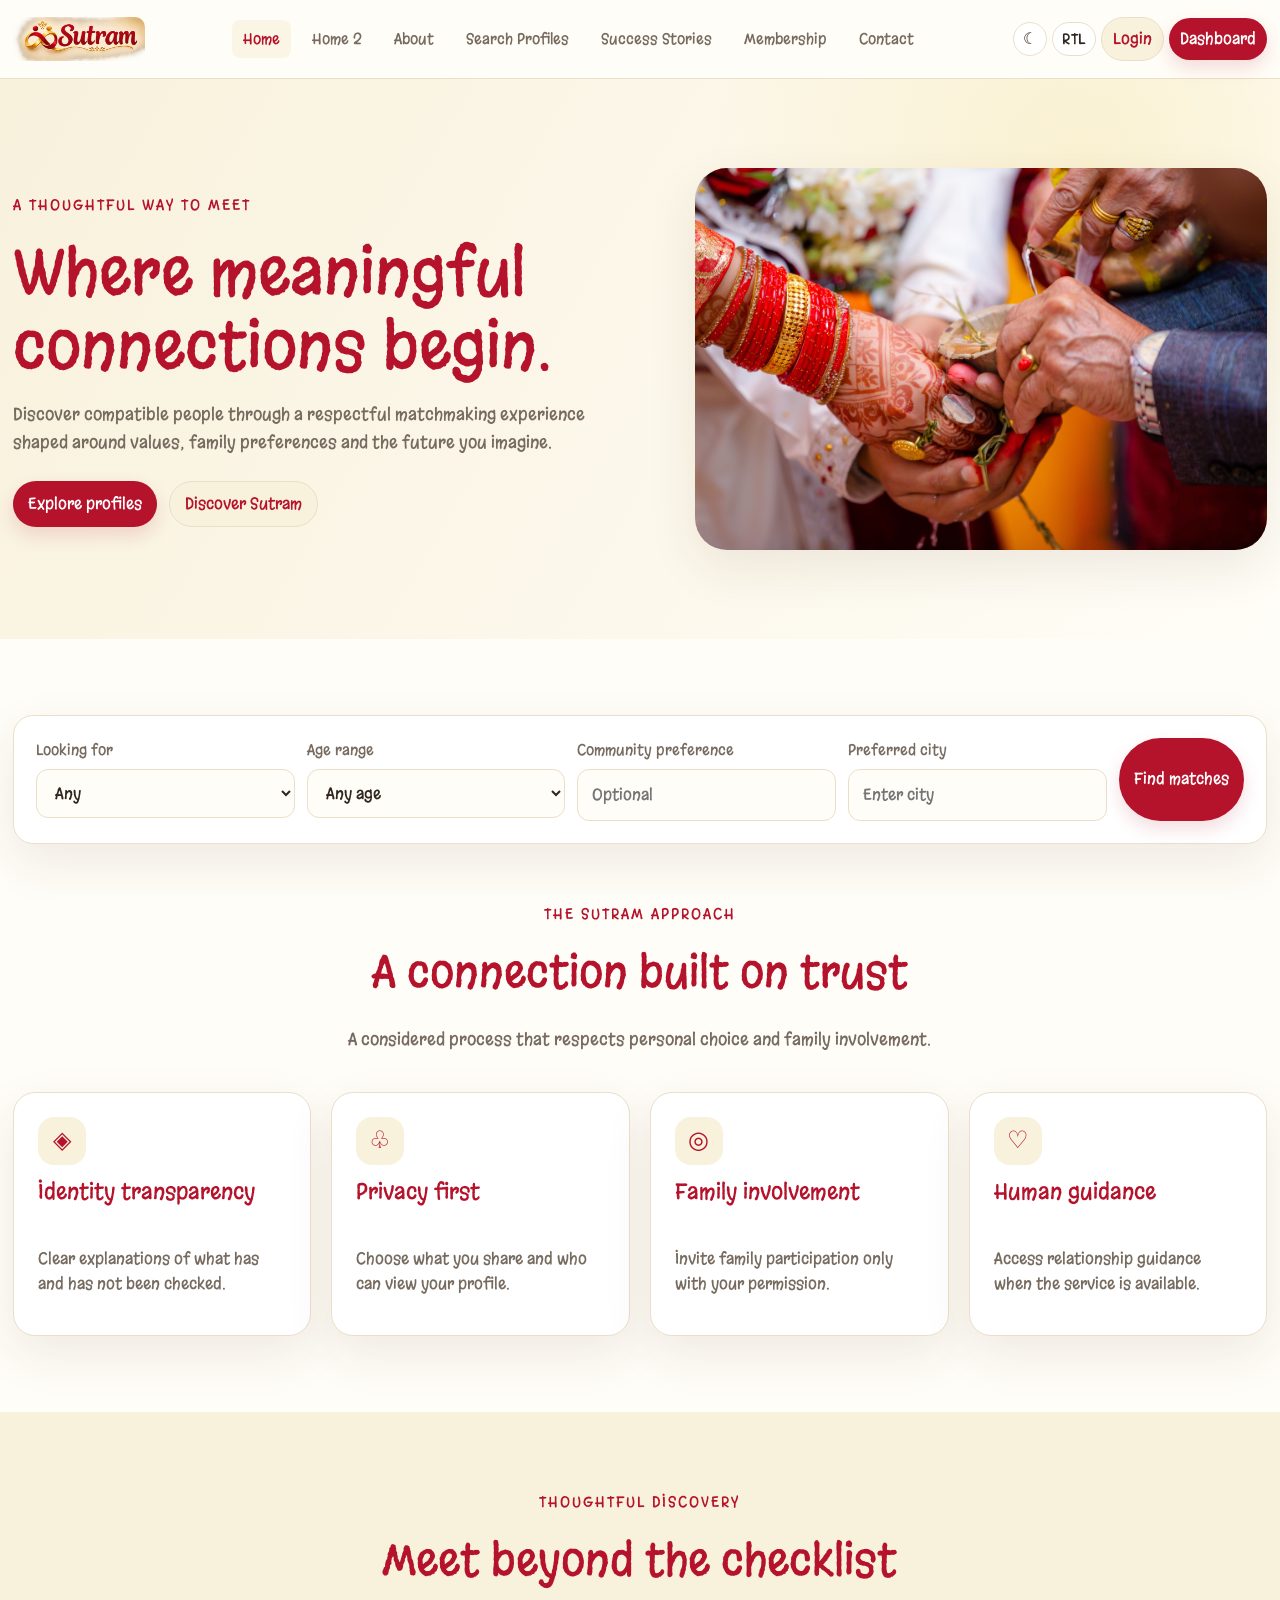
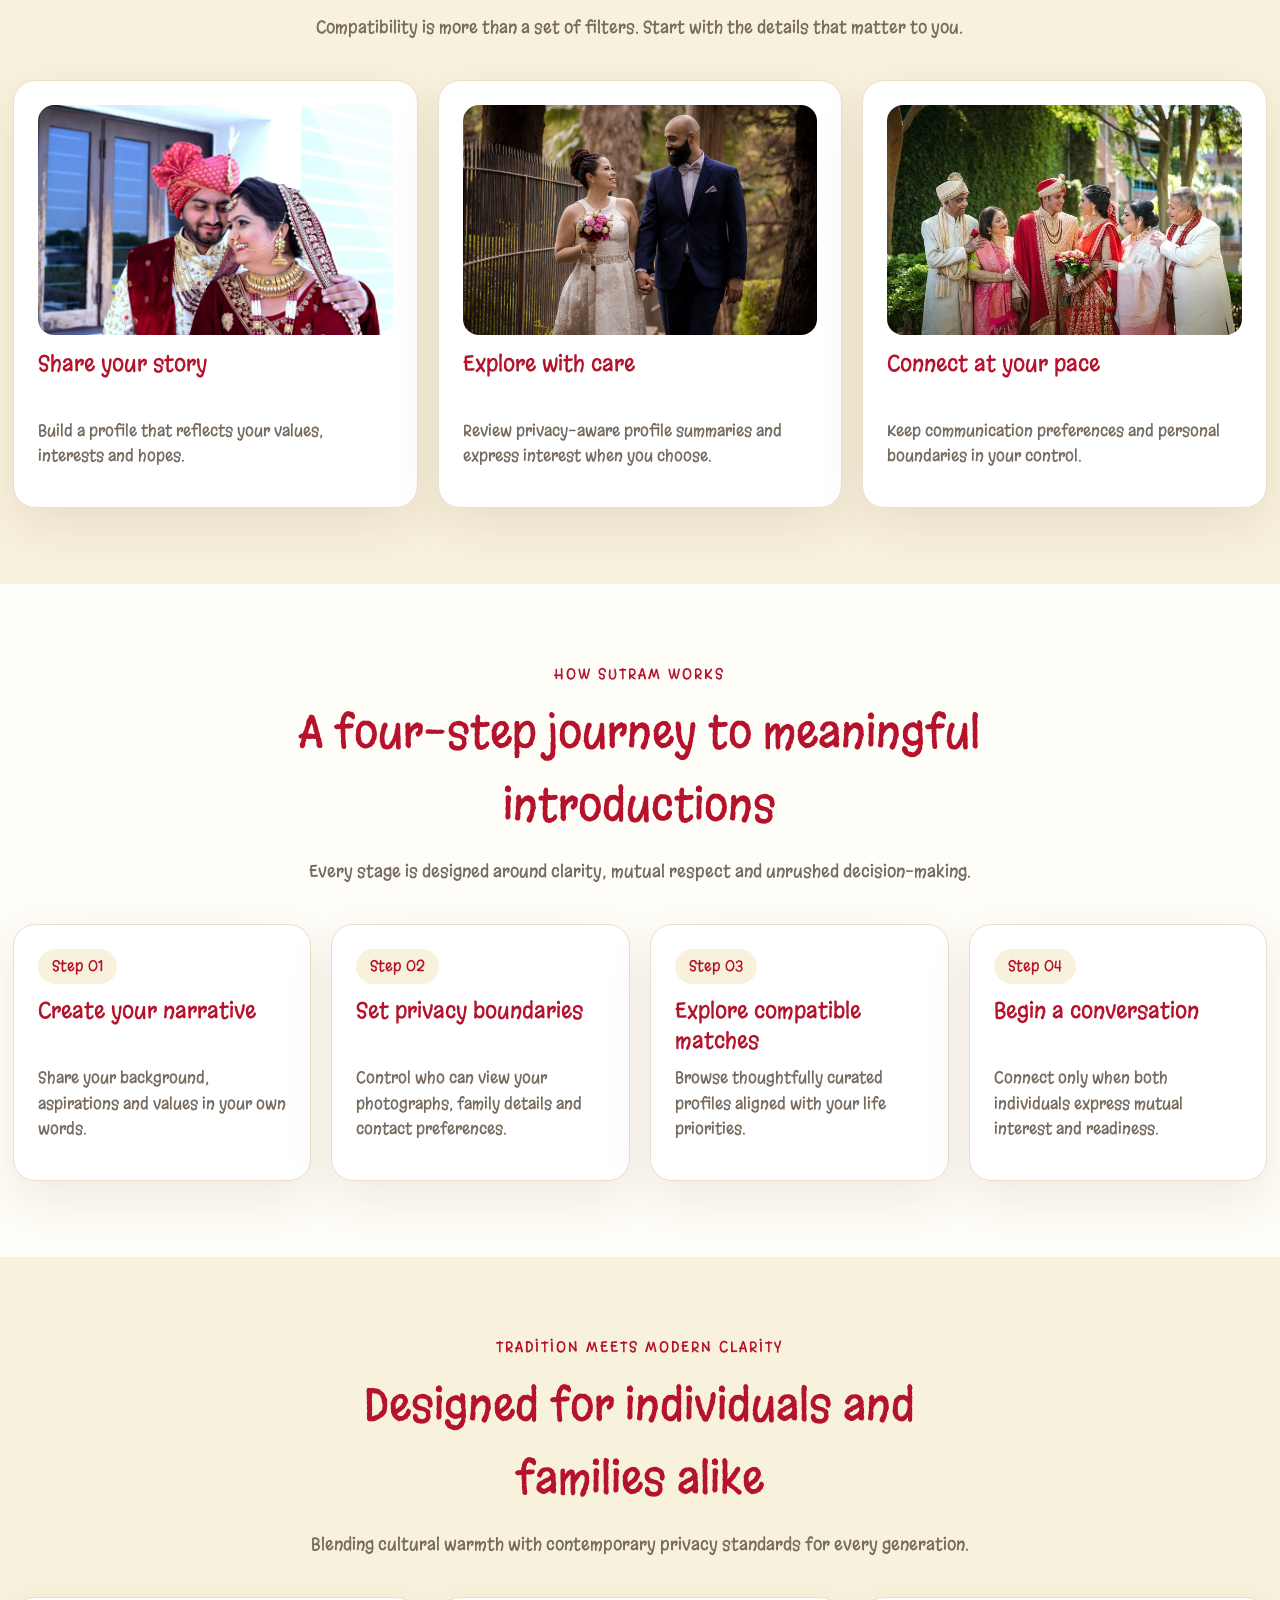
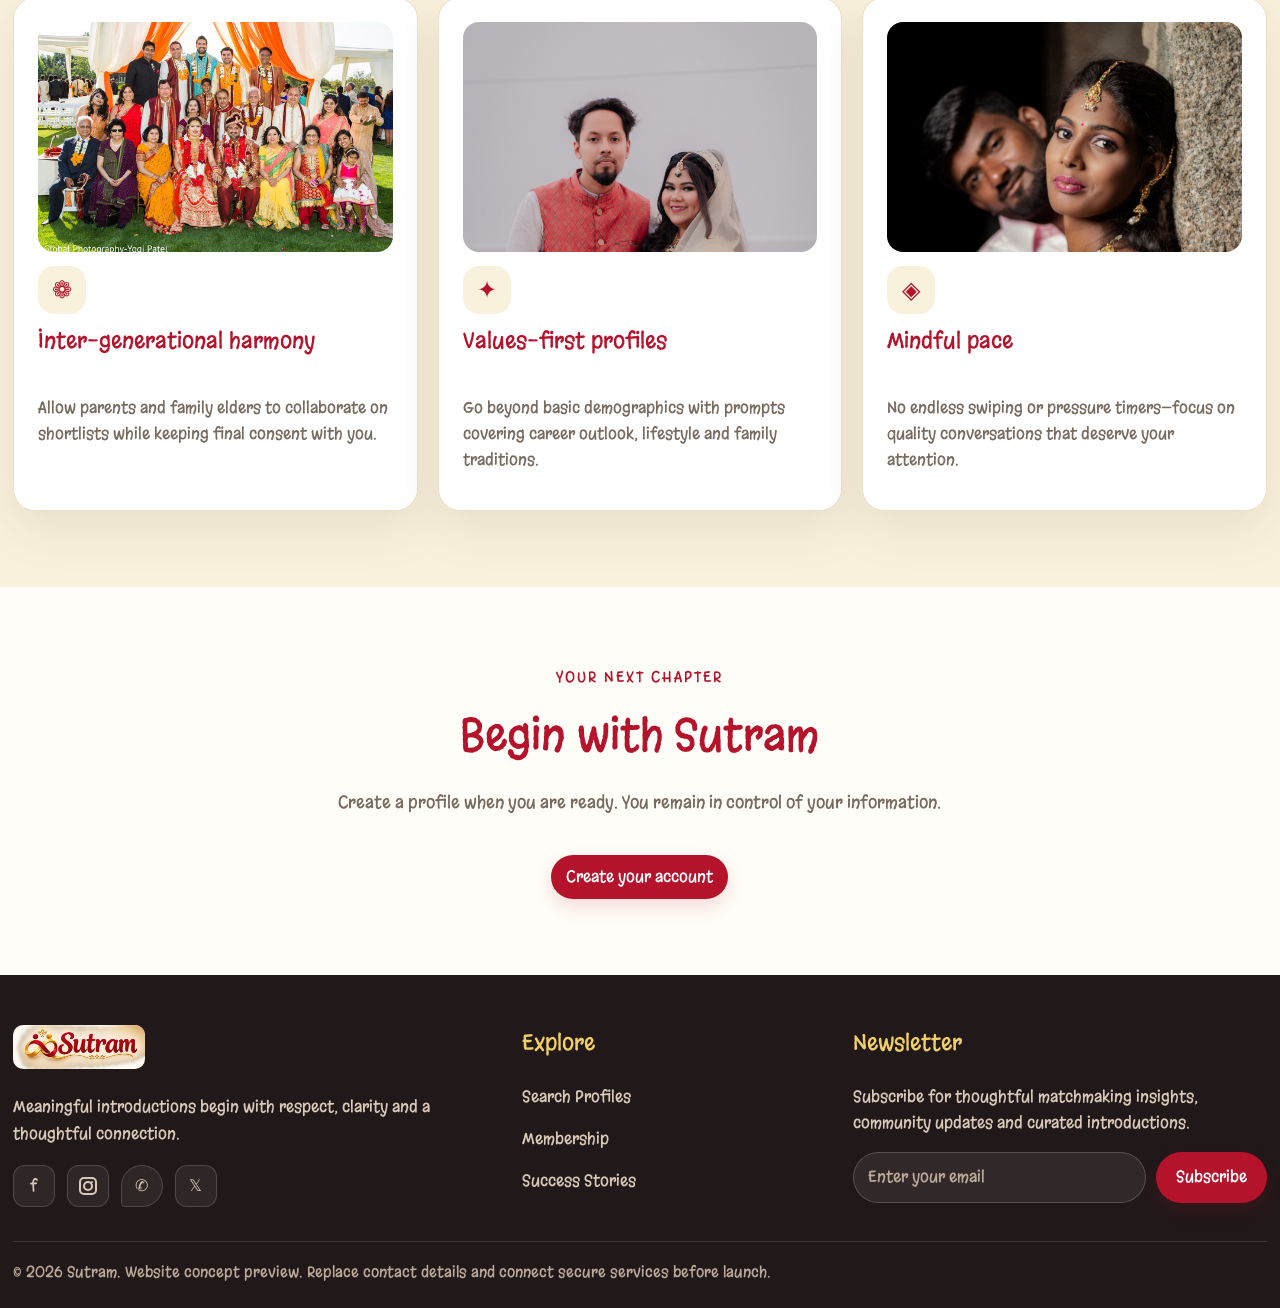
<file: index.html>
<!doctype html>
<html lang="en" dir="ltr">
  <head>
    <meta charset="utf-8" />
    <meta name="viewport" content="width=device-width, initial-scale=1" />
    <meta name="theme-color" content="#F8F1DC" />
    <meta
      name="description"
      content="Sutram — thoughtful matchmaking and meaningful connections."
    />
    <title>Sutram | index</title>
    <link rel="icon" type="image/png" href="assets/images/sutram-logo.png" />
    <link rel="stylesheet" href="assets/css/style.css" />
  </head>
  <body>
    <div id="app">
      <header class="site-header">
        <div class="container nav-wrap">
          <a class="brand" href="index.html" aria-label="Sutram home"
            ><img src="assets/images/sutram-logo.png" alt="Sutram"
          /></a>
          <nav class="nav-links" id="navLinks">
            <a class="active" href="index.html">Home</a
            ><a class="" href="home-2.html">Home 2</a
            ><a class="" href="about.html">About</a
            ><a class="" href="search-profiles.html">Search Profiles</a
            ><a class="" href="success-stories.html">Success Stories</a
            ><a class="" href="membership-plans.html">Membership</a
            ><a class="" href="contact.html">Contact</a>
            <div class="mobile-menu-actions">
              <div class="mobile-menu-toggles">
                <button
                  class="icon-btn theme-toggle"
                  type="button"
                  aria-label="Toggle theme"
                >
                  ☾</button
                ><button
                  class="icon-btn dir-toggle"
                  type="button"
                  aria-label="Toggle text direction"
                >
                  RTL
                </button>
              </div>
              <div class="mobile-menu-btns">
                <a class="btn btn-secondary" href="login.html">Login</a
                ><a class="btn btn-primary" href="dashboard.html">Dashboard</a>
              </div>
            </div>
          </nav>
          <div class="nav-actions">
            <button
              class="icon-btn theme-toggle"
              id="themeToggle"
              type="button"
              aria-label="Toggle theme"
            >
              ☾</button
            ><button
              class="icon-btn dir-toggle"
              id="dirToggle"
              type="button"
              aria-label="Toggle text direction"
            >
              RTL</button
            ><a class="btn btn-secondary" href="login.html">Login</a
            ><a class="btn btn-primary" href="dashboard.html">Dashboard</a
            ><button
              class="icon-btn menu-toggle"
              id="menuToggle"
              type="button"
              aria-label="Open navigation"
            >
              ☰
            </button>
          </div>
        </div>
      </header>
      <main>
        <section class="hero">
          <div class="container hero-grid">
            <div>
              <span class="eyebrow">A thoughtful way to meet</span>
              <h1>Where meaningful connections begin.</h1>
              <p>
                Discover compatible people through a respectful matchmaking
                experience shaped around values, family preferences and the
                future you imagine.
              </p>
              <div
                class="hero-btns"
                style="
                  display: flex;
                  gap: 12px;
                  flex-wrap: wrap;
                  margin-top: 24px;
                "
              >
                <a class="btn btn-primary" href="search-profiles.html"
                  >Explore profiles</a
                ><a class="btn btn-secondary" href="about.html"
                  >Discover Sutram</a
                >
              </div>
            </div>
            <div class="hero-art">
              <img
                src="assets/images/hero1.jpg"
                alt="Where meaningful connections begin"
              />
            </div>
          </div>
        </section>
        <section class="section">
          <div class="container">
            <form
              class="search-panel"
              id="quickSearch"
              style="margin-top: 0; margin-bottom: 56px"
            >
              <div class="field">
                <label>Looking for</label
                ><select name="looking">
                  <option>Any</option>
                  <option>Bride</option>
                  <option>Groom</option>
                </select>
              </div>
              <div class="field">
                <label>Age range</label
                ><select name="age">
                  <option>Any age</option>
                  <option>21–25</option>
                  <option>26–30</option>
                  <option>31–35</option>
                  <option>36–40</option>
                </select>
              </div>
              <div class="field">
                <label>Community preference</label
                ><input name="community" placeholder="Optional" />
              </div>
              <div class="field">
                <label>Preferred city</label
                ><input name="city" placeholder="Enter city" />
              </div>
              <button class="btn btn-primary" type="submit">
                Find matches
              </button>
            </form>
            <div class="section-head">
              <span class="eyebrow">The Sutram approach</span>
              <h2>A connection built on trust</h2>
              <p>
                A considered process that respects personal choice and family
                involvement.
              </p>
            </div>
            <div class="grid grid-4">
              <article class="card">
                <div class="feature-icon">◈</div>
                <h3>Identity transparency</h3>
                <p>Clear explanations of what has and has not been checked.</p>
              </article>
              <article class="card">
                <div class="feature-icon">♧</div>
                <h3>Privacy first</h3>
                <p>Choose what you share and who can view your profile.</p>
              </article>
              <article class="card">
                <div class="feature-icon">◎</div>
                <h3>Family involvement</h3>
                <p>Invite family participation only with your permission.</p>
              </article>
              <article class="card">
                <div class="feature-icon">♡</div>
                <h3>Human guidance</h3>
                <p>
                  Access relationship guidance when the service is available.
                </p>
              </article>
            </div>
          </div>
        </section>
        <section class="section alt">
          <div class="container">
            <div class="section-head">
              <span class="eyebrow">Thoughtful discovery</span>
              <h2>Meet beyond the checklist</h2>
              <p>
                Compatibility is more than a set of filters. Start with the
                details that matter to you.
              </p>
            </div>
            <div class="grid grid-3">
              <article class="card">
                <img
                  class="card-media"
                  src="assets/images/b1313.jpg"
                  alt="A couple sharing their story"
                  style="object-position: center 15%"
                />
                <h3>Share your story</h3>
                <p>
                  Build a profile that reflects your values, interests and
                  hopes.
                </p>
              </article>
              <article class="card">
                <img
                  class="card-media"
                  src="assets/images/b17.jpg"
                  alt="Explore with care"
                  style="object-position: center 12%"
                />
                <h3>Explore with care</h3>
                <p>
                  Review privacy-aware profile summaries and express interest
                  when you choose.
                </p>
              </article>
              <article class="card">
                <img
                  class="card-media"
                  src="assets/images/fam11.jfif"
                  alt="Connect at your pace with family"
                  style="object-position: center 15%"
                />
                <h3>Connect at your pace</h3>
                <p>
                  Keep communication preferences and personal boundaries in your
                  control.
                </p>
              </article>
            </div>
          </div>
        </section>
        <section class="section" id="howSutramWorks">
          <div class="container">
            <div class="section-head">
              <span class="eyebrow">How Sutram works</span>
              <h2>A four-step journey to meaningful introductions</h2>
              <p>
                Every stage is designed around clarity, mutual respect and
                unrushed decision-making.
              </p>
            </div>
            <div class="grid grid-4 works-grid">
              <article class="card">
                <span class="step-badge">Step 01</span>
                <h3>Create your narrative</h3>
                <p>
                  Share your background, aspirations and values in your own
                  words.
                </p>
              </article>
              <article class="card">
                <span class="step-badge">Step 02</span>
                <h3>Set privacy boundaries</h3>
                <p>
                  Control who can view your photographs, family details and
                  contact preferences.
                </p>
              </article>
              <article class="card">
                <span class="step-badge">Step 03</span>
                <h3>Explore compatible matches</h3>
                <p>
                  Browse thoughtfully curated profiles aligned with your life
                  priorities.
                </p>
              </article>
              <article class="card">
                <span class="step-badge">Step 04</span>
                <h3>Begin a conversation</h3>
                <p>
                  Connect only when both individuals express mutual interest and
                  readiness.
                </p>
              </article>
            </div>
          </div>
        </section>
        <section class="section alt" id="traditionMeetsClarity">
          <div class="container">
            <div class="section-head">
              <span class="eyebrow">Tradition meets modern clarity</span>
              <h2>Designed for individuals and families alike</h2>
              <p>
                Blending cultural warmth with contemporary privacy standards for
                every generation.
              </p>
            </div>
            <div class="grid grid-3 clarity-grid">
              <article class="card">
                <img
                  class="card-media"
                  src="assets/images/fam1.jpeg"
                  alt="Inter-generational family harmony"
                  style="object-position: center 20%"
                />
                <div class="feature-icon">❁</div>
                <h3>Inter-generational harmony</h3>
                <p>
                  Allow parents and family elders to collaborate on shortlists
                  while keeping final consent with you.
                </p>
              </article>
              <article class="card">
                <img
                  class="card-media"
                  src="assets/images/b4.jpg"
                  alt="Values-first matchmaking"
                  style="object-position: center 20%"
                />
                <div class="feature-icon">✦</div>
                <h3>Values-first profiles</h3>
                <p>
                  Go beyond basic demographics with prompts covering career
                  outlook, lifestyle and family traditions.
                </p>
              </article>
              <article class="card">
                <img
                  class="card-media"
                  src="assets/images/b12.jpg"
                  alt="Mindful pace for couples"
                  style="object-position: center 8%"
                />
                <div class="feature-icon">◈</div>
                <h3>Mindful pace</h3>
                <p>
                  No endless swiping or pressure timers—focus on quality
                  conversations that deserve your attention.
                </p>
              </article>
            </div>
          </div>
        </section>
        <section class="section">
          <div class="container" style="text-align: center">
            <div class="section-head">
              <span class="eyebrow">Your next chapter</span>
              <h2>Begin with Sutram</h2>
              <p>
                Create a profile when you are ready. You remain in control of
                your information.
              </p>
            </div>
            <a class="btn btn-primary" href="signup.html"
              >Create your account</a
            >
          </div>
        </section>
      </main>
      <footer class="footer">
        <div class="container">
          <div class="footer-grid">
            <div>
              <a class="brand" href="index.html" aria-label="Sutram home"
                ><img src="assets/images/sutram-logo.png" alt="Sutram"
              /></a>
              <p>
                Meaningful introductions begin with respect, clarity and a
                thoughtful connection.
              </p>
              <div class="footer-socials">
                <a
                  class="social-icon"
                  href="#facebook"
                  aria-label="Facebook"
                  title="Facebook"
                  >f</a
                ><a
                  class="social-icon"
                  href="#instagram"
                  aria-label="Instagram"
                  title="Instagram"
                  ><span class="insta-cam"></span></a
                ><a
                  class="social-icon wa-icon"
                  href="#whatsapp"
                  aria-label="WhatsApp"
                  title="WhatsApp"
                  >✆</a
                ><a class="social-icon" href="#x" aria-label="X" title="X">𝕏</a>
              </div>
            </div>
            <div>
              <h3>Explore</h3>
              <p><a href="search-profiles.html">Search Profiles</a></p>
              <p><a href="membership-plans.html">Membership</a></p>
              <p><a href="success-stories.html">Success Stories</a></p>
            </div>
            <div>
              <h3>Newsletter</h3>
              <p>
                Subscribe for thoughtful matchmaking insights, community updates
                and curated introductions.
              </p>
              <form class="newsletter-form" id="newsletterForm">
                <input
                  type="email"
                  name="email"
                  required
                  placeholder="Enter your email"
                  aria-label="Email address"
                /><button class="btn btn-primary" type="submit">
                  Subscribe
                </button>
              </form>
            </div>
          </div>
          <div class="footer-bottom">
            © 2026 Sutram. Website concept preview. Replace contact details and
            connect secure services before launch.
          </div>
        </div>
      </footer>
    </div>
    <script src="assets/js/site.js"></script>
  </body>
</html>
</file>
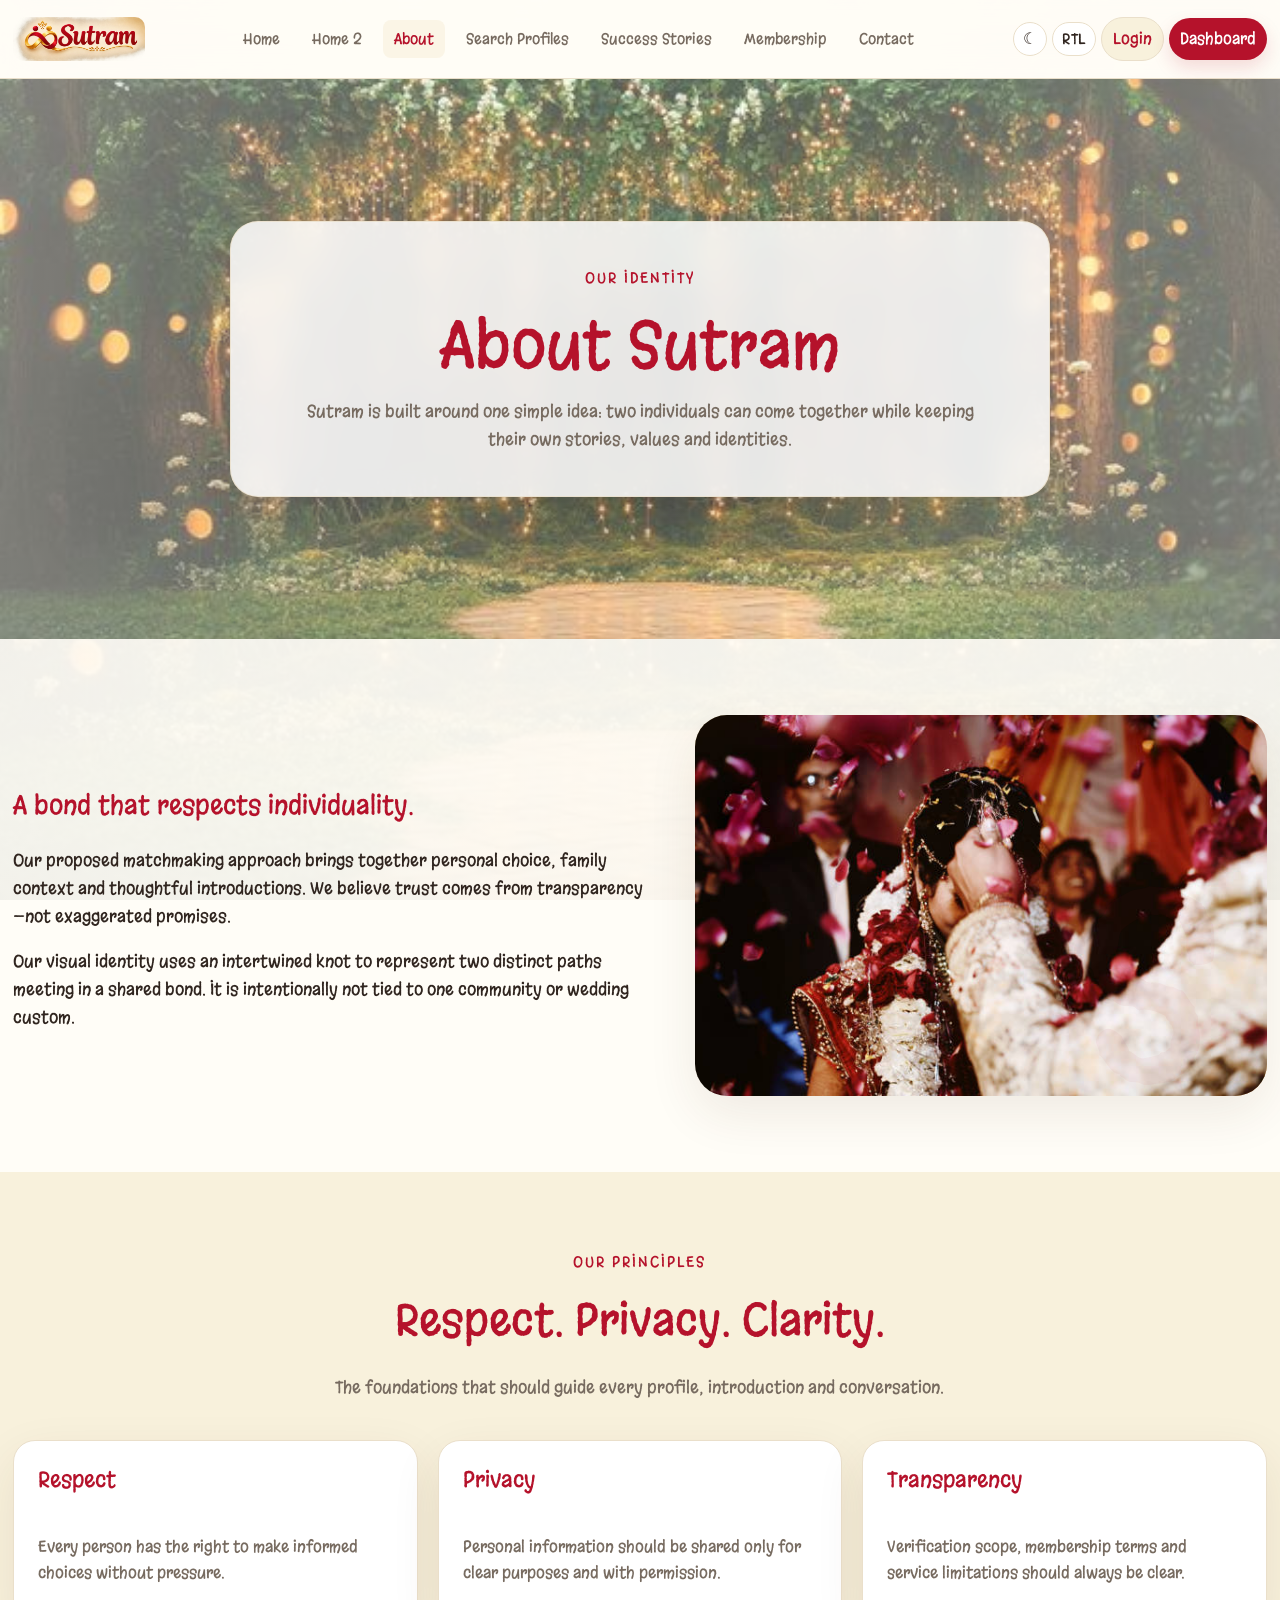
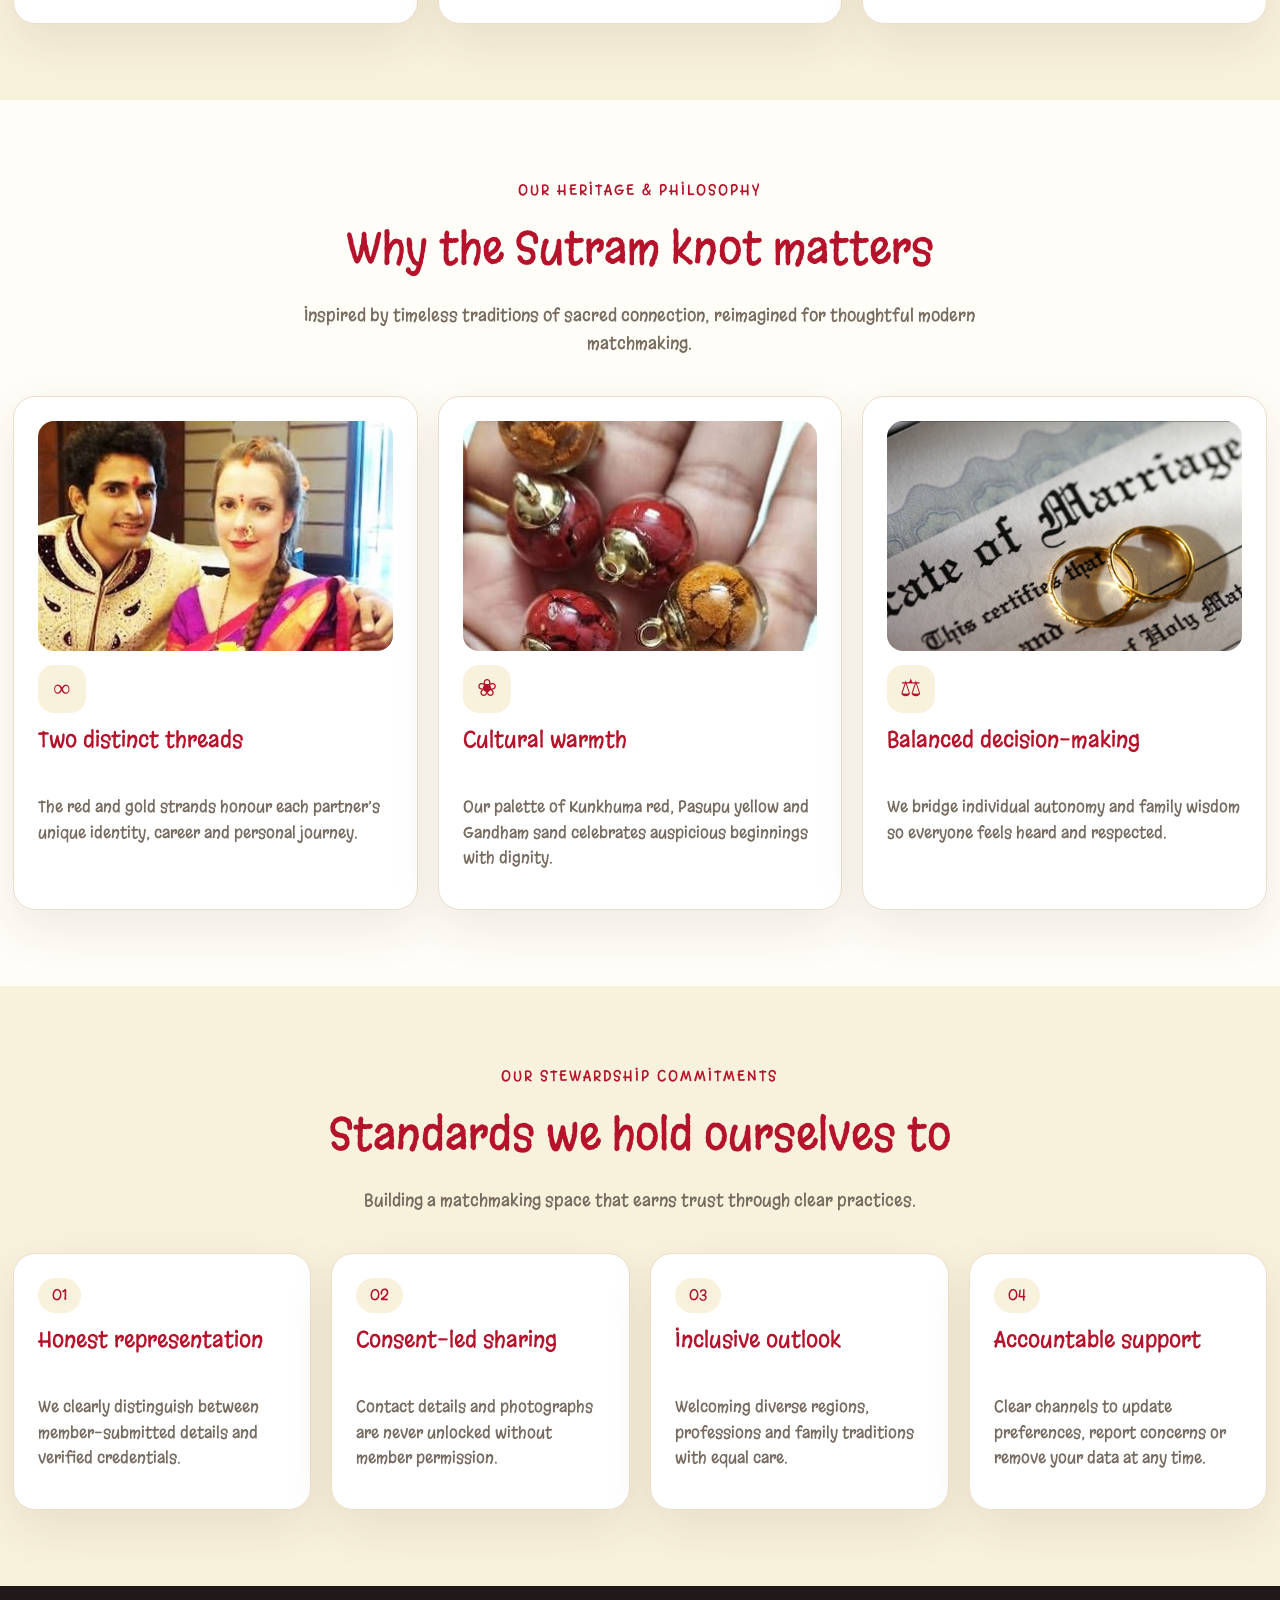
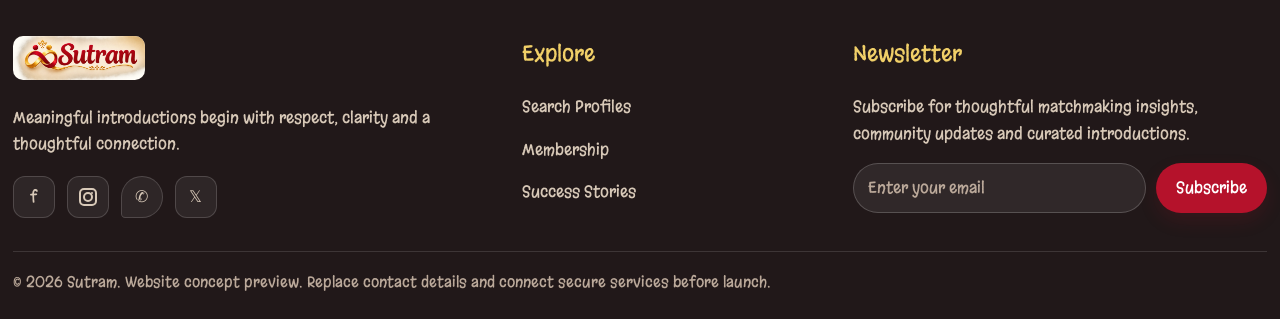
<file: about.html>
<!doctype html>
<html lang="en" dir="ltr">

<head>
  <meta charset="utf-8" />
  <meta name="viewport" content="width=device-width, initial-scale=1" />
  <meta name="theme-color" content="#F8F1DC" />
  <meta name="description" content="Sutram — thoughtful matchmaking and meaningful connections." />
  <title>Sutram | about</title>
  <link rel="icon" type="image/png" href="assets/images/sutram-logo.png" />
  <link rel="stylesheet" href="assets/css/style.css" />
</head>

<body class="page-about">
  <div id="app">
    <header class="site-header">
      <div class="container nav-wrap">
        <a class="brand" href="index.html" aria-label="Sutram home"><img src="assets/images/sutram-logo.png"
            alt="Sutram" /></a>
        <nav class="nav-links" id="navLinks">
          <a class="" href="index.html">Home</a><a class="" href="home-2.html">Home 2</a><a class="active"
            href="about.html">About</a><a class="" href="search-profiles.html">Search Profiles</a><a class=""
            href="success-stories.html">Success Stories</a><a class="" href="membership-plans.html">Membership</a><a
            class="" href="contact.html">Contact</a>
          <div class="mobile-menu-actions">
            <div class="mobile-menu-toggles">
              <button class="icon-btn theme-toggle" type="button" aria-label="Toggle theme">
                ☾</button><button class="icon-btn dir-toggle" type="button" aria-label="Toggle text direction">
                RTL
              </button>
            </div>
            <div class="mobile-menu-btns">
              <a class="btn btn-secondary" href="login.html">Login</a><a class="btn btn-primary"
                href="dashboard.html">Dashboard</a>
            </div>
          </div>
        </nav>
        <div class="nav-actions">
          <button class="icon-btn theme-toggle" id="themeToggle" type="button" aria-label="Toggle theme">
            ☾</button><button class="icon-btn dir-toggle" id="dirToggle" type="button"
            aria-label="Toggle text direction">
            RTL</button><a class="btn btn-secondary" href="login.html">Login</a><a class="btn btn-primary"
            href="dashboard.html">Dashboard</a><button class="icon-btn menu-toggle" id="menuToggle" type="button"
            aria-label="Open navigation">
            ☰
          </button>
        </div>
      </div>
    </header>
    <main>
      <section class="page-hero hero-about">
        <div class="container">
          <span class="eyebrow">Our identity</span>
          <h1>About Sutram</h1>
          <p>
            Sutram is built around one simple idea: two individuals can come
            together while keeping their own stories, values and identities.
          </p>
        </div>
      </section>
      <section class="section">
        <div class="container hero-grid">
          <div>
            <h2 style="color: var(--red); font-weight: 400">
              A bond that respects individuality.
            </h2>
            <p>
              Our proposed matchmaking approach brings together personal
              choice, family context and thoughtful introductions. We believe
              trust comes from transparency—not exaggerated promises.
            </p>
            <p>
              Our visual identity uses an intertwined knot to represent two
              distinct paths meeting in a shared bond. It is intentionally not
              tied to one community or wedding custom.
            </p>
          </div>
          <div class="hero-art">
            <img src="assets/images/hero.jpg" alt="Sutram universal knot and heritage" />
          </div>
        </div>
      </section>
      <section class="section alt">
        <div class="container">
          <div class="section-head">
            <span class="eyebrow">Our principles</span>
            <h2>Respect. Privacy. Clarity.</h2>
            <p>
              The foundations that should guide every profile, introduction
              and conversation.
            </p>
          </div>
          <div class="grid grid-3">
            <article class="card">
              <h3>Respect</h3>
              <p>
                Every person has the right to make informed choices without
                pressure.
              </p>
            </article>
            <article class="card">
              <h3>Privacy</h3>
              <p>
                Personal information should be shared only for clear purposes
                and with permission.
              </p>
            </article>
            <article class="card">
              <h3>Transparency</h3>
              <p>
                Verification scope, membership terms and service limitations
                should always be clear.
              </p>
            </article>
          </div>
        </div>
      </section>
      <section class="section">
        <div class="container">
          <div class="section-head">
            <span class="eyebrow">Our heritage & philosophy</span>
            <h2>Why the Sutram knot matters</h2>
            <p>
              Inspired by timeless traditions of sacred connection, reimagined
              for thoughtful modern matchmaking.
            </p>
          </div>
          <div class="grid grid-3">
            <article class="card">
              <img class="card-media" src="assets/images/b5nr.jfif" alt="Two distinct threads"
                style="object-position: center 15%" />
              <div class="feature-icon">∞</div>
              <h3>Two distinct threads</h3>
              <p>
                The red and gold strands honour each partner’s unique
                identity, career and personal journey.
              </p>
            </article>
            <article class="card">
              <img class="card-media" src="assets/images/hero22.jpg" alt="Cultural warmth and celebration"
                style="object-position: center 20%" />
              <div class="feature-icon">❀</div>
              <h3>Cultural warmth</h3>
              <p>
                Our palette of Kunkhuma red, Pasupu yellow and Gandham sand
                celebrates auspicious beginnings with dignity.
              </p>
            </article>
            <article class="card">
              <img class="card-media" src="assets/images/hero6.png" alt="Balanced decision-making with family wisdom"
                style="object-position: center 20%" />
              <div class="feature-icon">⚖</div>
              <h3>Balanced decision-making</h3>
              <p>
                We bridge individual autonomy and family wisdom so everyone
                feels heard and respected.
              </p>
            </article>
          </div>
        </div>
      </section>
      <section class="section alt">
        <div class="container">
          <div class="section-head">
            <span class="eyebrow">Our stewardship commitments</span>
            <h2>Standards we hold ourselves to</h2>
            <p>
              Building a matchmaking space that earns trust through clear
              practices.
            </p>
          </div>
          <div class="grid grid-4">
            <article class="card">
              <span class="step-badge">01</span>
              <h3>Honest representation</h3>
              <p>
                We clearly distinguish between member-submitted details and
                verified credentials.
              </p>
            </article>
            <article class="card">
              <span class="step-badge">02</span>
              <h3>Consent-led sharing</h3>
              <p>
                Contact details and photographs are never unlocked without
                member permission.
              </p>
            </article>
            <article class="card">
              <span class="step-badge">03</span>
              <h3>Inclusive outlook</h3>
              <p>
                Welcoming diverse regions, professions and family traditions
                with equal care.
              </p>
            </article>
            <article class="card">
              <span class="step-badge">04</span>
              <h3>Accountable support</h3>
              <p>
                Clear channels to update preferences, report concerns or
                remove your data at any time.
              </p>
            </article>
          </div>
        </div>
      </section>
    </main>
    <footer class="footer">
      <div class="container">
        <div class="footer-grid">
          <div>
            <a class="brand" href="index.html" aria-label="Sutram home"><img src="assets/images/sutram-logo.png"
                alt="Sutram" /></a>
            <p>
              Meaningful introductions begin with respect, clarity and a
              thoughtful connection.
            </p>
            <div class="footer-socials">
              <a class="social-icon" href="#facebook" aria-label="Facebook" title="Facebook">f</a><a class="social-icon"
                href="#instagram" aria-label="Instagram" title="Instagram"><span class="insta-cam"></span></a><a
                class="social-icon wa-icon" href="#whatsapp" aria-label="WhatsApp" title="WhatsApp">✆</a><a
                class="social-icon" href="#x" aria-label="X" title="X">𝕏</a>
            </div>
          </div>
          <div>
            <h3>Explore</h3>
            <p><a href="search-profiles.html">Search Profiles</a></p>
            <p><a href="membership-plans.html">Membership</a></p>
            <p><a href="success-stories.html">Success Stories</a></p>
          </div>
          <div>
            <h3>Newsletter</h3>
            <p>
              Subscribe for thoughtful matchmaking insights, community updates
              and curated introductions.
            </p>
            <form class="newsletter-form" id="newsletterForm">
              <input type="email" name="email" required placeholder="Enter your email"
                aria-label="Email address" /><button class="btn btn-primary" type="submit">
                Subscribe
              </button>
            </form>
          </div>
        </div>
        <div class="footer-bottom">
          © 2026 Sutram. Website concept preview. Replace contact details and
          connect secure services before launch.
        </div>
      </div>
    </footer>
  </div>
  <script src="assets/js/site.js"></script>
</body>

</html>
</file>
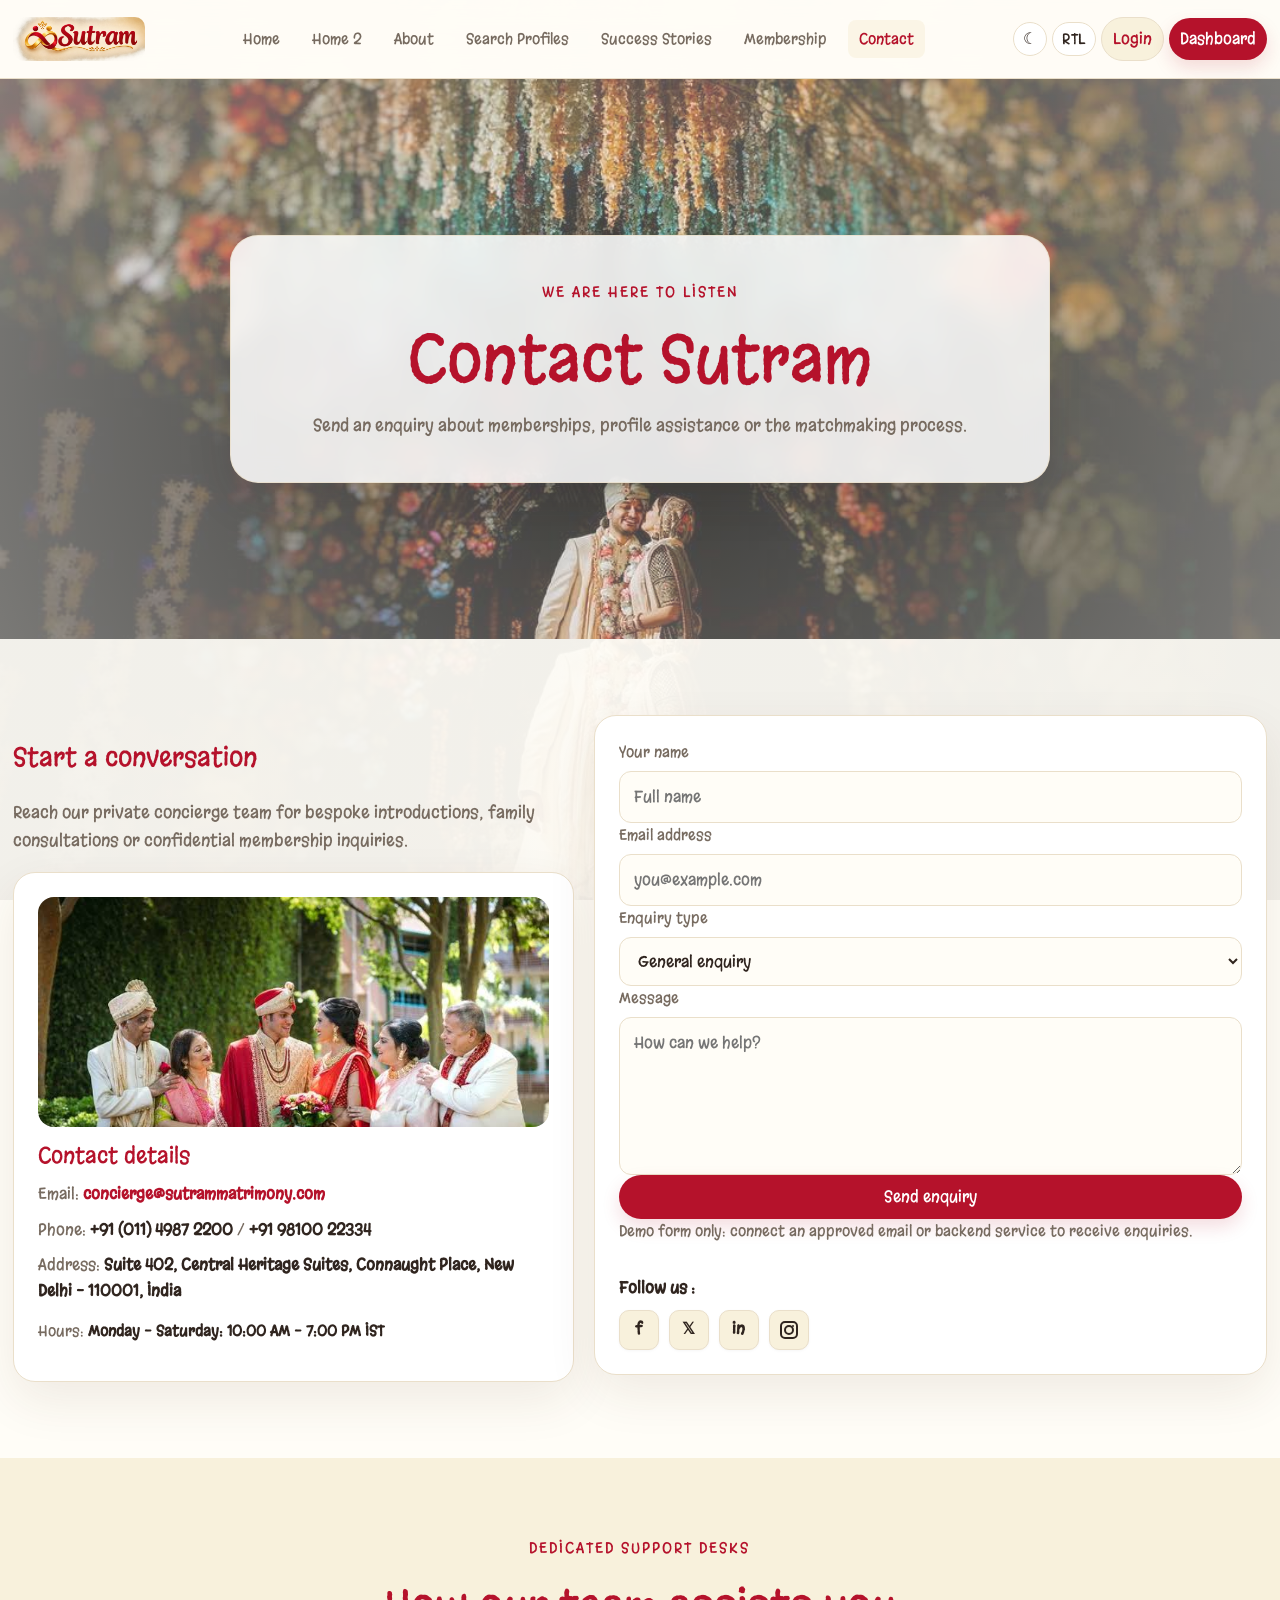
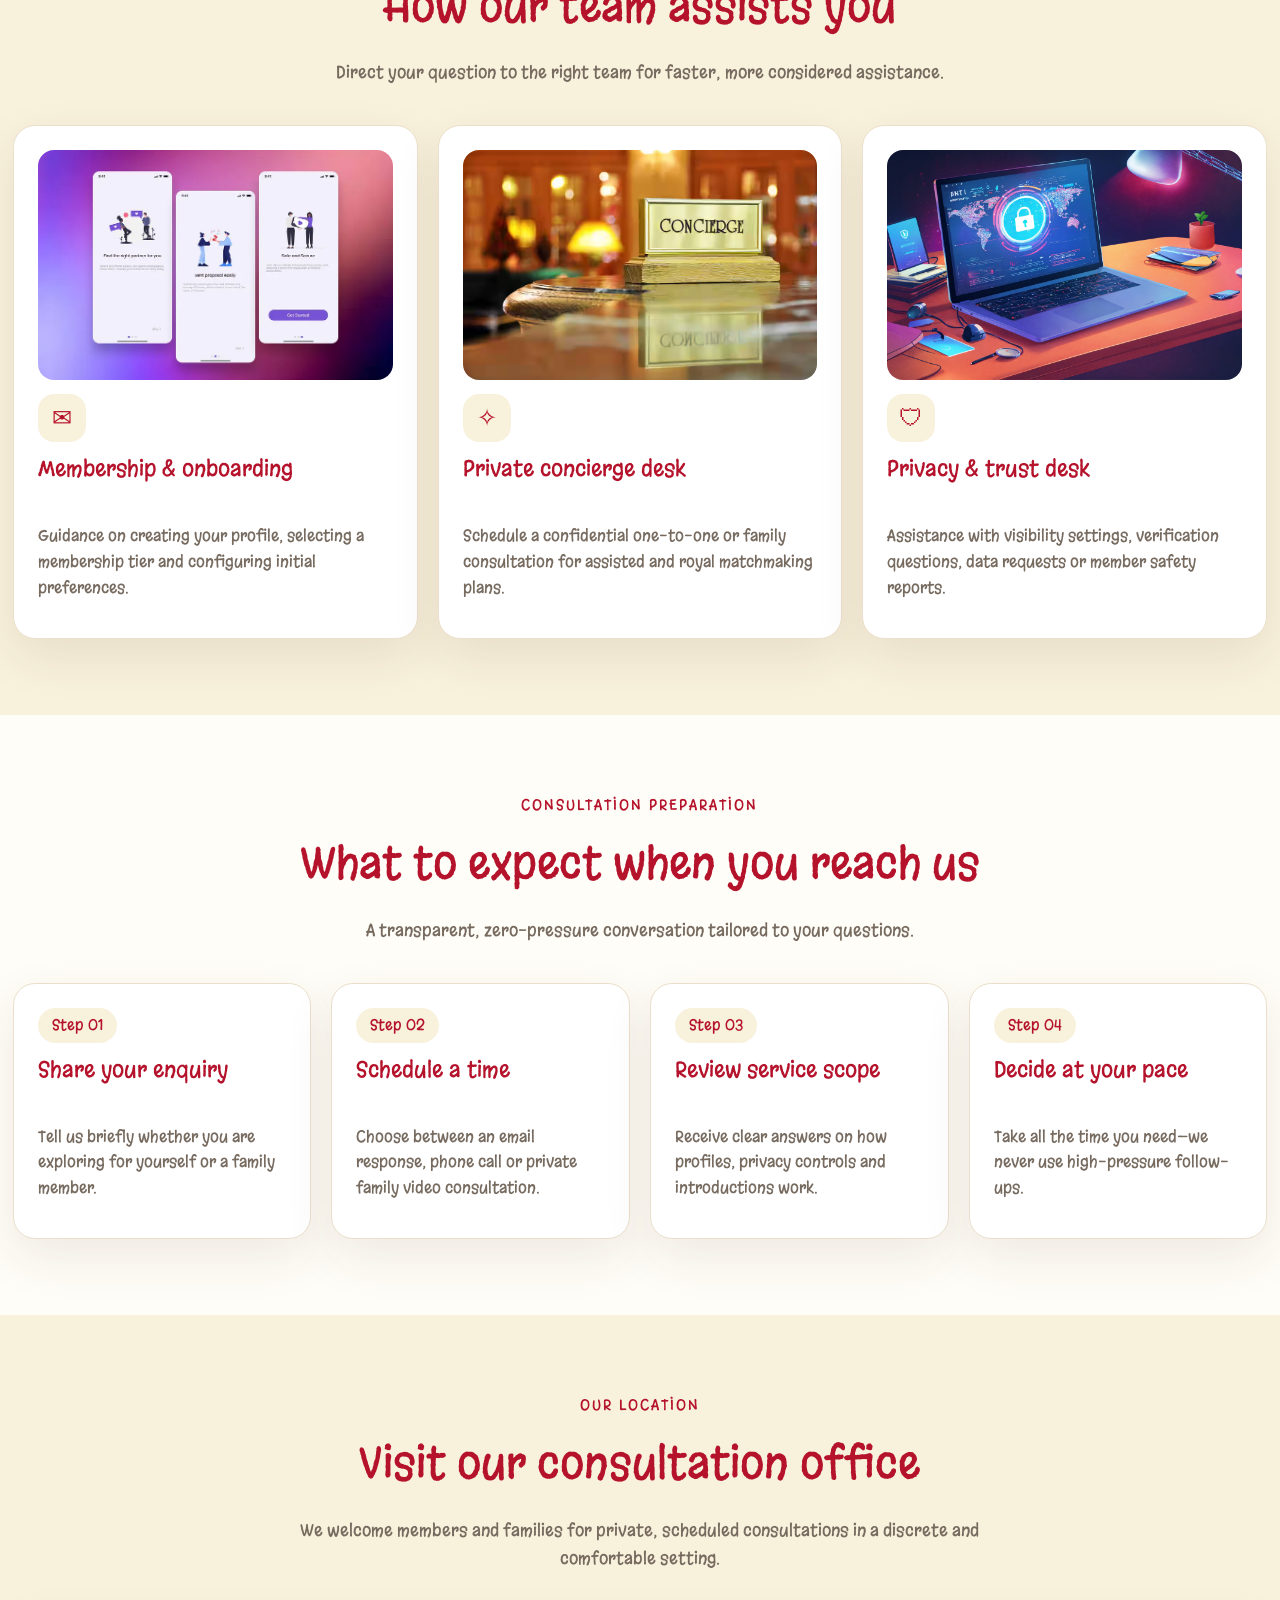
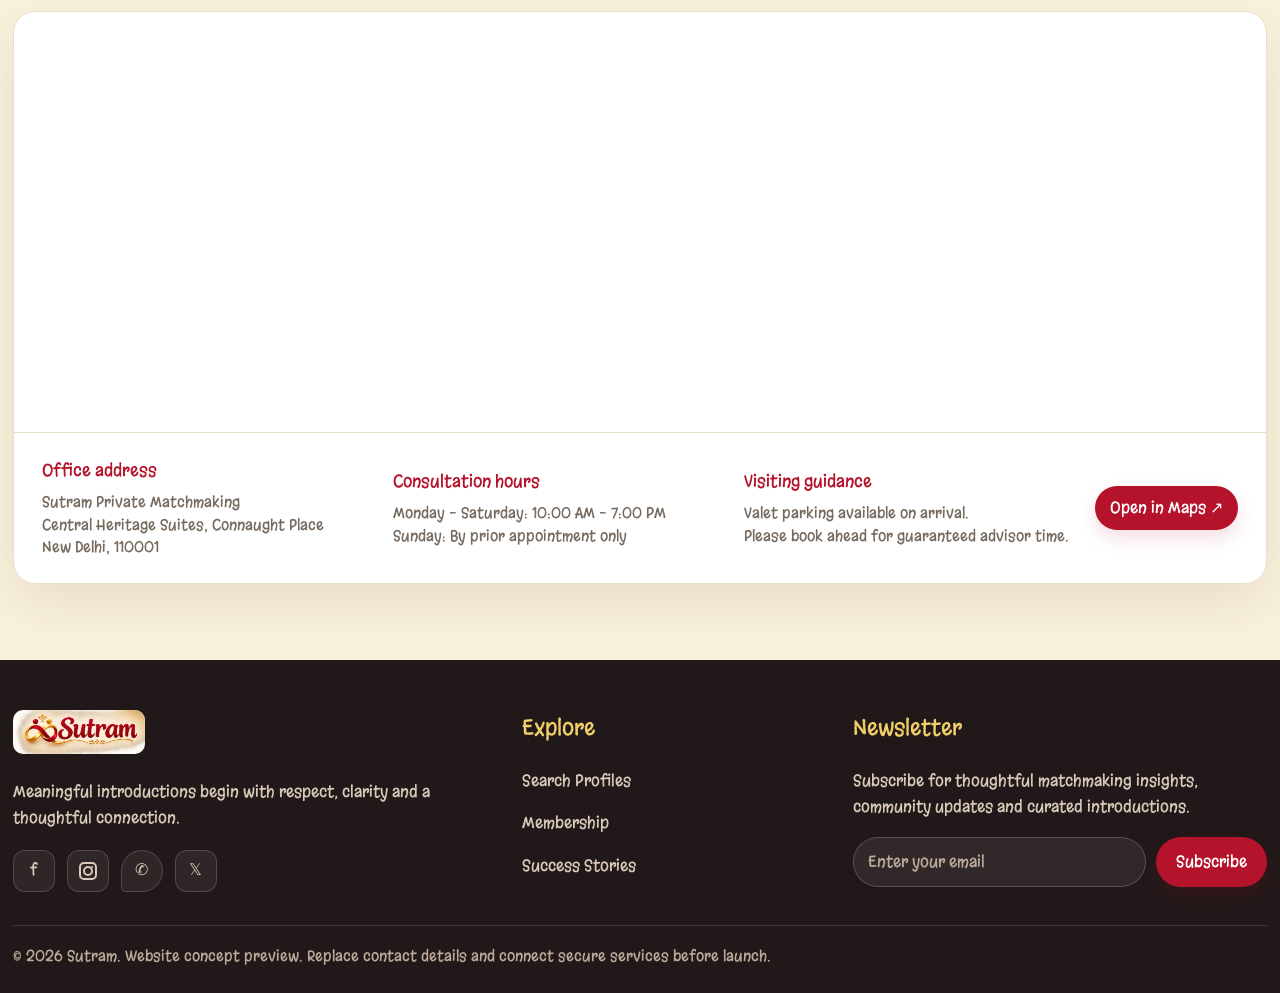
<file: contact.html>
<!doctype html>
<html lang="en" dir="ltr">

<head>
  <meta charset="utf-8" />
  <meta name="viewport" content="width=device-width, initial-scale=1" />
  <meta name="theme-color" content="#F8F1DC" />
  <meta name="description" content="Sutram — thoughtful matchmaking and meaningful connections." />
  <title>Sutram | contact</title>
  <link rel="icon" type="image/png" href="assets/images/sutram-logo.png" />
  <link rel="stylesheet" href="assets/css/style.css" />
</head>

<body class="page-contact">
  <div id="app">
    <header class="site-header">
      <div class="container nav-wrap">
        <a class="brand" href="index.html" aria-label="Sutram home"><img src="assets/images/sutram-logo.png"
            alt="Sutram" /></a>
        <nav class="nav-links" id="navLinks">
          <a class="" href="index.html">Home</a><a class="" href="home-2.html">Home 2</a><a class=""
            href="about.html">About</a><a class="" href="search-profiles.html">Search Profiles</a><a class=""
            href="success-stories.html">Success Stories</a><a class="" href="membership-plans.html">Membership</a><a
            class="active" href="contact.html">Contact</a>
          <div class="mobile-menu-actions">
            <div class="mobile-menu-toggles">
              <button class="icon-btn theme-toggle" type="button" aria-label="Toggle theme">
                ☾</button><button class="icon-btn dir-toggle" type="button" aria-label="Toggle text direction">
                RTL
              </button>
            </div>
            <div class="mobile-menu-btns">
              <a class="btn btn-secondary" href="login.html">Login</a><a class="btn btn-primary"
                href="dashboard.html">Dashboard</a>
            </div>
          </div>
        </nav>
        <div class="nav-actions">
          <button class="icon-btn theme-toggle" id="themeToggle" type="button" aria-label="Toggle theme">
            ☾</button><button class="icon-btn dir-toggle" id="dirToggle" type="button"
            aria-label="Toggle text direction">
            RTL</button><a class="btn btn-secondary" href="login.html">Login</a><a class="btn btn-primary"
            href="dashboard.html">Dashboard</a><button class="icon-btn menu-toggle" id="menuToggle" type="button"
            aria-label="Open navigation">
            ☰
          </button>
        </div>
      </div>
    </header>
    <main>
      <section class="page-hero hero-contact">
        <div class="container">
          <span class="eyebrow">We are here to listen</span>
          <h1>Contact Sutram</h1>
          <p>
            Send an enquiry about memberships, profile assistance or the
            matchmaking process.
          </p>
        </div>
      </section>
      <section class="section">
        <div class="container grid contact-grid">
          <div>
            <h2 style="color: var(--red); font-weight: 400">
              Start a conversation
            </h2>
            <p style="color: var(--muted)">
              Reach our private concierge team for bespoke introductions,
              family consultations or confidential membership inquiries.
            </p>
            <div class="card">
              <img class="card-media" src="assets/images/fam11.jfif" alt="Welcoming family consultation"
                style="object-position: center 15%" />
              <h3>Contact details</h3>
              <p>Email: <a href="mailto:concierge@sutrammatrimony.com"
                  style="color: var(--red); text-decoration: none; font-weight: 700">concierge@sutrammatrimony.com</a></p>
              <p>Phone: <a href="tel:+911149872200" style="color: var(--ink); text-decoration: none; font-weight: 700">+91 (011) 4987
                  2200</a> / <a href="tel:+919810022334" style="color: var(--ink); text-decoration: none; font-weight: 700">+91 98100
                  22334</a></p>
              <p>Address: <strong style="color: var(--ink)">Suite 402, Central Heritage Suites, Connaught Place, New Delhi – 110001,
                  India</strong></p>
              <p style="margin-top: 6px; font-size: 14.5px; color: var(--muted)">Hours: <strong style="color: var(--ink)">Monday –
                  Saturday: 10:00 AM – 7:00 PM IST</strong></p>
            </div>
          </div>
          <form class="card" id="contactForm">
            <div class="field">
              <label>Your name</label><input required name="name" placeholder="Full name" />
            </div>
            <div class="field">
              <label>Email address</label><input required type="email" name="email" placeholder="you@example.com" />
            </div>
            <div class="field">
              <label>Enquiry type</label><select name="type">
                <option>General enquiry</option>
                <option>Membership</option>
                <option>Profile assistance</option>
                <option>Privacy request</option>
                <option>Concierge service</option>
              </select>
            </div>
            <div class="field">
              <label>Message</label><textarea required rows="5" name="message"
                placeholder="How can we help?"></textarea>
            </div>
            <button class="btn btn-primary" type="submit">
              Send enquiry
            </button>
            <p class="muted-note" style="color: var(--muted); font-size: 15px">
              Demo form only: connect an approved email or backend service to
              receive enquiries.
            </p>
            <div class="contact-follow">
              <span class="contact-follow-title">Follow us :</span>
              <div class="contact-social-icons">
                <a class="social-icon" href="#facebook" aria-label="Facebook" title="Facebook">f</a>
                <a class="social-icon" href="#x" aria-label="X" title="X">𝕏</a>
                <a class="social-icon" href="#linkedin" aria-label="LinkedIn" title="LinkedIn">in</a>
                <a class="social-icon" href="#instagram" aria-label="Instagram" title="Instagram"><span
                    class="insta-cam"></span></a>
              </div>
            </div>
          </form>
        </div>
      </section>
      <section class="section alt">
        <div class="container">
          <div class="section-head">
            <span class="eyebrow">Dedicated support desks</span>
            <h2>How our team assists you</h2>
            <p>
              Direct your question to the right team for faster, more
              considered assistance.
            </p>
          </div>
          <div class="grid grid-3">
            <article class="card">
              <img class="card-media" src="assets/images/mem.webp" alt="Membership onboarding desk"
                style="object-position: center 45%" />
              <div class="feature-icon">✉</div>
              <h3>Membership & onboarding</h3>
              <p>
                Guidance on creating your profile, selecting a membership tier
                and configuring initial preferences.
              </p>
            </article>
            <article class="card">
              <img class="card-media" src="assets/images/con2.avif" alt="Private concierge consultation desk"
                style="object-position: center 20%" />
              <div class="feature-icon">✧</div>
              <h3>Private concierge desk</h3>
              <p>
                Schedule a confidential one-to-one or family consultation for
                assisted and royal matchmaking plans.
              </p>
            </article>
            <article class="card">
              <img class="card-media" src="assets/images/priv.jpg" alt="Privacy and trust assurance desk"
                style="object-position: center 20%" />
              <div class="feature-icon">🛡</div>
              <h3>Privacy & trust desk</h3>
              <p>
                Assistance with visibility settings, verification questions,
                data requests or member safety reports.
              </p>
            </article>
          </div>
        </div>
      </section>
      <section class="section">
        <div class="container">
          <div class="section-head">
            <span class="eyebrow">Consultation preparation</span>
            <h2>What to expect when you reach us</h2>
            <p>
              A transparent, zero-pressure conversation tailored to your
              questions.
            </p>
          </div>
          <div class="grid grid-4">
            <article class="card">
              <span class="step-badge">Step 01</span>
              <h3>Share your enquiry</h3>
              <p>
                Tell us briefly whether you are exploring for yourself or a
                family member.
              </p>
            </article>
            <article class="card">
              <span class="step-badge">Step 02</span>
              <h3>Schedule a time</h3>
              <p>
                Choose between an email response, phone call or private family
                video consultation.
              </p>
            </article>
            <article class="card">
              <span class="step-badge">Step 03</span>
              <h3>Review service scope</h3>
              <p>
                Receive clear answers on how profiles, privacy controls and
                introductions work.
              </p>
            </article>
            <article class="card">
              <span class="step-badge">Step 04</span>
              <h3>Decide at your pace</h3>
              <p>
                Take all the time you need—we never use high-pressure
                follow-ups.
              </p>
            </article>
          </div>
        </div>
      </section>
      <section class="section alt" id="office-location">
        <div class="container">
          <div class="section-head">
            <span class="eyebrow">Our location</span>
            <h2>Visit our consultation office</h2>
            <p>
              We welcome members and families for private, scheduled
              consultations in a discrete and comfortable setting.
            </p>
          </div>
          <div class="map-wrap">
            <iframe
              src="https://maps.google.com/maps?q=Connaught+Place,+New+Delhi,+India&t=&z=13&ie=UTF8&iwloc=&output=embed"
              width="100%"
              height="420"
              style="border: 0; display: block"
              allowfullscreen=""
              loading="lazy"
              referrerpolicy="no-referrer-when-downgrade"
              title="Sutram consultation office location"
            ></iframe>
            <div class="map-details">
              <div>
                <h4>Office address</h4>
                <p>
                  Sutram Private Matchmaking<br />
                  Central Heritage Suites, Connaught Place<br />
                  New Delhi, 110001
                </p>
              </div>
              <div>
                <h4>Consultation hours</h4>
                <p>
                  Monday – Saturday: 10:00 AM – 7:00 PM<br />
                  Sunday: By prior appointment only
                </p>
              </div>
              <div>
                <h4>Visiting guidance</h4>
                <p>
                  Valet parking available on arrival.<br />
                  Please book ahead for guaranteed advisor time.
                </p>
              </div>
              <div class="map-action">
                <a
                  class="btn btn-primary"
                  href="https://maps.google.com/?q=Connaught+Place,+New+Delhi,+India"
                  target="_blank"
                  rel="noopener"
                  >Open in Maps ↗</a
                >
              </div>
            </div>
          </div>
        </div>
      </section>
    </main>
    <footer class="footer">
      <div class="container">
        <div class="footer-grid">
          <div>
            <a class="brand" href="index.html" aria-label="Sutram home"><img src="assets/images/sutram-logo.png"
                alt="Sutram" /></a>
            <p>
              Meaningful introductions begin with respect, clarity and a
              thoughtful connection.
            </p>
            <div class="footer-socials">
              <a class="social-icon" href="#facebook" aria-label="Facebook" title="Facebook">f</a><a class="social-icon"
                href="#instagram" aria-label="Instagram" title="Instagram"><span class="insta-cam"></span></a><a
                class="social-icon wa-icon" href="#whatsapp" aria-label="WhatsApp" title="WhatsApp">✆</a><a
                class="social-icon" href="#x" aria-label="X" title="X">𝕏</a>
            </div>
          </div>
          <div>
            <h3>Explore</h3>
            <p><a href="search-profiles.html">Search Profiles</a></p>
            <p><a href="membership-plans.html">Membership</a></p>
            <p><a href="success-stories.html">Success Stories</a></p>
          </div>
          <div>
            <h3>Newsletter</h3>
            <p>
              Subscribe for thoughtful matchmaking insights, community updates
              and curated introductions.
            </p>
            <form class="newsletter-form" id="newsletterForm">
              <input type="email" name="email" required placeholder="Enter your email"
                aria-label="Email address" /><button class="btn btn-primary" type="submit">
                Subscribe
              </button>
            </form>
          </div>
        </div>
        <div class="footer-bottom">
          © 2026 Sutram. Website concept preview. Replace contact details and
          connect secure services before launch.
        </div>
      </div>
    </footer>
  </div>
  <script src="assets/js/site.js"></script>
</body>

</html>
</file>
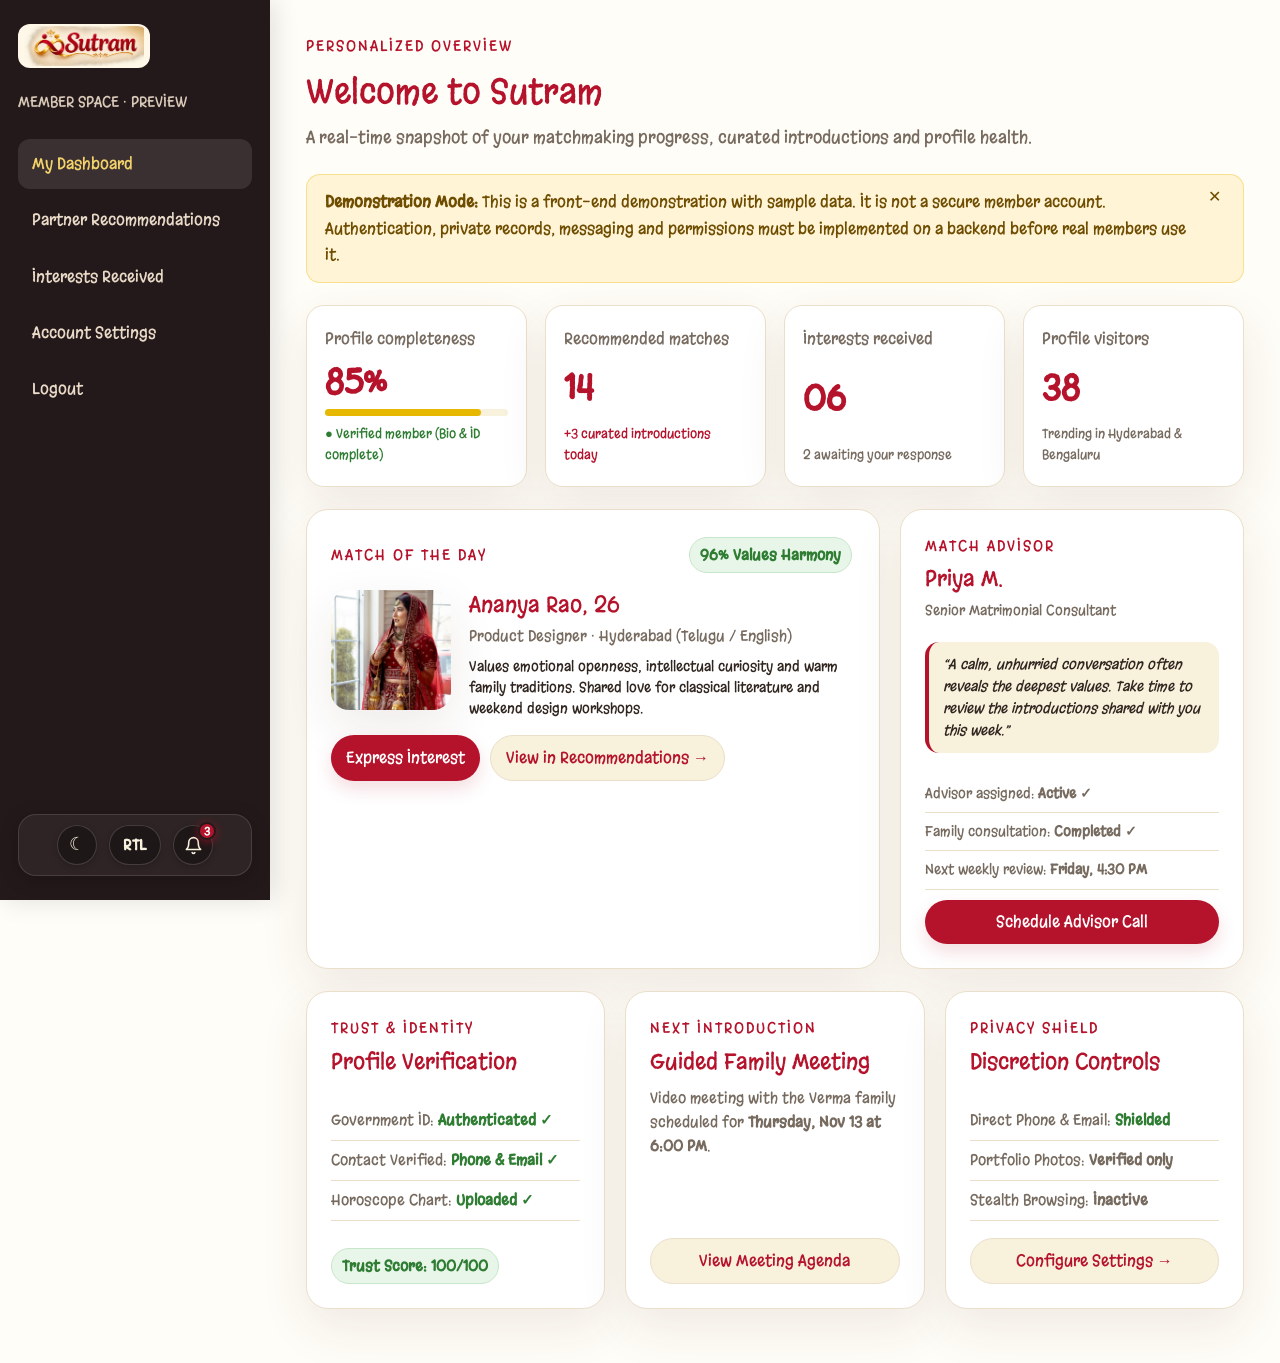
<file: dashboard.html>
<!doctype html>
<html lang="en" dir="ltr">
  <head>
    <meta charset="utf-8" />
    <meta name="viewport" content="width=device-width, initial-scale=1, viewport-fit=cover" />
    <meta name="theme-color" content="#F8F1DC" />
    <meta
      name="description"
      content="Sutram — thoughtful matchmaking and meaningful connections."
    />
    <title>Sutram | Dashboard</title>
    <link rel="icon" type="image/png" href="assets/images/sutram-logo.png" />
    <link rel="stylesheet" href="assets/css/style.css" />
    <style>
      /* ========================================================
         DASHBOARD RESPONSIVE & ADAPTIVE STYLES (ANY MODE)
         ======================================================== */

      /* Prevent backside content scrolling when mobile drawer is open */
      html.menu-locked,
      body.menu-locked {
        overflow: hidden !important;
        height: 100% !important;
        touch-action: none !important;
      }

      /* Base Dashboard Structure */
      .dashboard {
        min-height: 100vh;
        background: var(--bg);
        position: relative;
      }

      /* Desktop Sidebar */
      @media (min-width: 1101px) {
        .sidebar {
          position: fixed;
          top: 0;
          left: 0;
          bottom: 0;
          width: 270px;
          height: 100vh;
          background: #24191a;
          color: #f8f1dc;
          padding: 24px 18px;
          display: flex;
          flex-direction: column;
          overflow-y: auto;
          overscroll-behavior: contain;
          z-index: 90;
          box-shadow: 4px 0 24px rgba(0, 0, 0, 0.12);
        }

        html[dir="rtl"] .sidebar,
        [dir="rtl"] .sidebar {
          left: auto;
          right: 0;
          box-shadow: -4px 0 24px rgba(0, 0, 0, 0.12);
        }

        .dash-main {
          margin-left: 270px;
          width: calc(100% - 270px);
          min-height: 100vh;
          padding: 32px 36px;
          box-sizing: border-box;
        }

        html[dir="rtl"] .dash-main,
        [dir="rtl"] .dash-main {
          margin-left: 0;
          margin-right: 270px;
        }

        .side-links > a .nav-arrow {
          display: none;
        }
      }

      /* Mobile & Tablet Header and Navigation Drawer (<= 1100px) */
      @media (max-width: 1100px) {
        .dashboard {
          display: block;
        }

        /* Fixed Opaque Top Bar Header */
        .sidebar {
          position: sticky;
          top: 0;
          left: 0;
          right: 0;
          width: 100%;
          height: auto;
          min-height: 68px;
          z-index: 1000;
          padding: 10px 18px;
          background: var(--surface) !important;
          border-bottom: 1px solid var(--line);
          box-shadow: 0 4px 18px rgba(0, 0, 0, 0.08);
          backdrop-filter: blur(12px);
          -webkit-backdrop-filter: blur(12px);
          box-sizing: border-box;
        }

        .sidebar-head {
          display: flex;
          align-items: center;
          justify-content: space-between;
          width: 100%;
        }

        .sidebar .brand img {
          width: 142px;
          height: 46px;
          object-fit: contain;
          background: #fff8e8;
          border-radius: 10px;
          padding: 2px 4px;
          display: block;
        }

        body.dark .sidebar .brand img {
          background: #2b2220;
        }

        /* Hamburger Toggle Button */
        .menu-toggle {
          display: inline-flex !important;
          align-items: center;
          justify-content: center;
          width: 44px;
          height: 44px;
          border-radius: 50%;
          font-size: 22px;
          line-height: 1;
          background: var(--cream);
          color: var(--ink);
          border: 1px solid var(--line);
          cursor: pointer;
          transition: transform 0.2s ease, background 0.2s ease, color 0.2s ease;
          box-shadow: 0 2px 8px rgba(0, 0, 0, 0.06);
          padding: 0;
        }

        .menu-toggle:hover {
          background: var(--red);
          color: #fff;
          border-color: var(--red);
          transform: translateY(-1px);
        }

        body.dark .menu-toggle {
          background: #2a2121;
          color: #f8f1e8;
          border-color: #413331;
        }

        body.dark .menu-toggle:hover {
          background: var(--red);
          color: #fff;
          border-color: var(--red);
        }

        .sidebar-sub {
          display: none;
        }

        /* Full Viewport Mobile Drawer (No backside content peek or scroll) */
        .side-links {
          display: none;
          position: fixed !important;
          top: 68px;
          left: 0;
          right: 0;
          bottom: 0;
          width: 100%;
          height: calc(100vh - 68px);
          height: calc(100dvh - 68px);
          background: var(--surface) !important;
          border-top: 1px solid var(--line);
          padding: 20px 20px 36px;
          margin-top: 0;
          overflow-y: auto;
          -webkit-overflow-scrolling: touch;
          overscroll-behavior: contain;
          box-shadow: 0 24px 48px rgba(0, 0, 0, 0.2);
          z-index: 999;
          flex-direction: column;
          box-sizing: border-box;
        }

        .side-links.open {
          display: flex !important;
          animation: dashDrawerFadeIn 0.22s cubic-bezier(0.16, 1, 0.3, 1) forwards;
        }

        @keyframes dashDrawerFadeIn {
          from {
            opacity: 0;
            transform: translateY(-8px);
          }
          to {
            opacity: 1;
            transform: translateY(0);
          }
        }

        /* Mobile Drawer Links with WCAG High Contrast */
        .side-links > a {
          color: var(--ink) !important;
          padding: 14px 18px;
          font-size: 17px;
          font-weight: 500;
          border-radius: 14px;
          margin-bottom: 6px;
          background: transparent;
          border: 1px solid transparent;
          display: flex;
          align-items: center;
          justify-content: space-between;
          transition: all 0.2s ease;
        }

        .side-links > a .nav-arrow {
          font-size: 18px;
          color: var(--muted);
          transition: transform 0.2s ease, color 0.2s ease;
        }

        html[dir="rtl"] .side-links > a .nav-arrow {
          transform: rotate(180deg);
        }

        .side-links > a:hover {
          background: var(--cream) !important;
          color: var(--red) !important;
          border-color: var(--line);
          transform: translateX(4px);
        }

        html[dir="rtl"] .side-links > a:hover {
          transform: translateX(-4px);
        }

        .side-links > a:hover .nav-arrow {
          color: var(--red);
          transform: translateX(3px);
        }

        html[dir="rtl"] .side-links > a:hover .nav-arrow {
          transform: rotate(180deg) translateX(3px);
        }

        .side-links > a.active {
          background: var(--cream) !important;
          color: var(--red) !important;
          font-weight: 700;
          border-color: var(--line);
          border-inline-start: 5px solid var(--red) !important;
        }

        .side-links > a.active .nav-arrow {
          color: var(--red);
        }

        /* Dark mode overrides for drawer links */
        body.dark .side-links {
          background: #1d1717 !important;
        }

        body.dark .side-links > a {
          color: #f8f1e8 !important;
        }

        body.dark .side-links > a:hover {
          background: #2a2020 !important;
          color: var(--yellow) !important;
          border-color: #413331;
        }

        body.dark .side-links > a.active {
          background: rgba(230, 184, 0, 0.16) !important;
          color: var(--yellow) !important;
          border-color: rgba(230, 184, 0, 0.3);
          border-inline-start: 5px solid var(--yellow) !important;
        }

        body.dark .side-links > a.active .nav-arrow,
        body.dark .side-links > a:hover .nav-arrow {
          color: var(--yellow);
        }

        /* Mobile Drawer Controls Card */
        .sidebar-footer {
          margin-top: auto;
          padding-top: 20px;
          border-top: 1px solid var(--line);
          width: 100%;
        }

        .sidebar-controls-card {
          background: var(--cream);
          border: 1px solid var(--line);
          border-radius: 20px;
          padding: 12px 18px;
          display: flex;
          align-items: center;
          justify-content: space-around;
          box-shadow: 0 4px 14px rgba(0, 0, 0, 0.05);
        }

        .sidebar-controls-card .icon-btn {
          background: var(--surface);
          border: 1px solid var(--line);
          color: var(--ink);
          box-shadow: 0 2px 6px rgba(0, 0, 0, 0.06);
        }

        .sidebar-controls-card .icon-btn svg {
          color: var(--ink);
          stroke: var(--ink);
        }

        .sidebar-controls-card .icon-btn:hover {
          background: var(--red);
          color: #fff;
          border-color: var(--red);
        }

        .sidebar-controls-card .icon-btn:hover svg {
          color: #fff;
          stroke: #fff;
        }

        body.dark .sidebar-controls-card {
          background: #241c1c;
          border-color: #413331;
        }

        body.dark .sidebar-controls-card .icon-btn {
          background: #171313;
          border-color: #413331;
          color: #f8f1dc;
        }

        body.dark .sidebar-controls-card .icon-btn svg {
          color: #f8f1dc;
          stroke: #f8f1dc;
        }

        /* Main Content on Mobile */
        .dash-main {
          margin-left: 0 !important;
          margin-right: 0 !important;
          width: 100% !important;
          padding: 20px 16px 40px !important;
          box-sizing: border-box;
        }
      }

      /* Compact Mobile Header Adjustments (<= 380px) */
      @media (max-width: 380px) {
        .sidebar {
          padding: 8px 14px;
          min-height: 62px;
        }

        .sidebar .brand img {
          width: 124px;
          height: 40px;
        }

        .menu-toggle {
          width: 40px;
          height: 40px;
          font-size: 20px;
        }

        .side-links {
          top: 62px;
          height: calc(100vh - 62px);
          height: calc(100dvh - 62px);
          padding: 16px 14px 28px;
        }

        .dash-main {
          padding: 16px 12px 32px !important;
        }
      }

      /* ========================================================
         RESPONSIVE GRID & CARD SYSTEMS (OVERCOMING CUTOFFS)
         ======================================================== */

      /* 1. Subsection 1: Activity & Metrics Grid */
      .dash-metrics-grid {
        display: grid;
        grid-template-columns: repeat(4, 1fr);
        gap: 18px;
        margin-bottom: 22px;
      }

      .dash-metrics-grid .card {
        padding: 20px 18px;
        border-radius: 18px;
        display: flex;
        flex-direction: column;
        justify-content: space-between;
      }

      .dash-metrics-grid .metric {
        font-size: clamp(26px, 4vw, 34px);
        font-weight: 700;
        line-height: 1.15;
        color: var(--red);
        margin: 4px 0 2px;
      }

      @media (max-width: 1100px) {
        .dash-metrics-grid {
          grid-template-columns: repeat(2, 1fr);
          gap: 14px;
          margin-bottom: 18px;
        }
      }

      @media (min-width: 821px) and (max-width: 1100px) {
        .dash-metrics-grid {
          grid-template-columns: repeat(4, 1fr);
          gap: 14px;
        }
      }

      @media (max-width: 480px) {
        .dash-metrics-grid {
          grid-template-columns: repeat(2, 1fr);
          gap: 10px;
        }

        .dash-metrics-grid .card {
          padding: 14px 12px;
          border-radius: 16px;
        }

        .dash-metrics-grid .card p {
          font-size: 13px !important;
          line-height: 1.35;
        }

        .dash-metrics-grid .metric {
          font-size: 24px;
          margin: 3px 0;
        }
      }

      @media (max-width: 340px) {
        .dash-metrics-grid {
          grid-template-columns: 1fr;
          gap: 10px;
        }
      }

      /* 2. Subsection 2: Daily Spotlight & Advisor Notes Grid */
      .dash-spotlight-grid {
        display: grid;
        grid-template-columns: 1.25fr 0.75fr;
        gap: 20px;
        margin-bottom: 22px;
      }

      .dash-match-header {
        display: flex;
        justify-content: space-between;
        align-items: center;
        margin-bottom: 14px;
        gap: 10px;
        flex-wrap: wrap;
      }

      .dash-match-body {
        display: flex;
        gap: 18px;
        align-items: flex-start;
      }

      img[src*="g9.jpg"] {
        object-position: center 8% !important;
      }

      .dash-match-photo {
        width: 120px;
        height: 120px;
        object-fit: cover;
        object-position: center 8% !important;
        border-radius: 18px;
        box-shadow: var(--shadow);
        flex-shrink: 0;
      }

      .dash-match-info {
        flex: 1;
        min-width: 0;
        width: 100%;
      }

      .dash-match-btns {
        margin-top: 16px;
        display: flex;
        gap: 10px;
        flex-wrap: wrap;
      }

      .dash-advisor-quote {
        font-size: 14px;
        color: var(--ink);
        line-height: 1.55;
        font-style: italic;
        background: var(--cream);
        padding: 12px 14px;
        border-radius: 14px;
        border-inline-start: 4px solid var(--red);
        margin: 10px 0 12px;
      }

      body.dark .dash-advisor-quote {
        background: #1e1717;
        color: #f8f1e8;
      }

      /* CRITICAL: Stack Spotlight & Advisor cleanly on mobile/tablet to avoid cutoffs */
      @media (max-width: 860px) {
        .dash-spotlight-grid {
          grid-template-columns: 1fr !important;
          gap: 18px;
          margin-bottom: 18px;
        }
      }

      @media (max-width: 520px) {
        .dash-match-body {
          flex-direction: column;
          align-items: stretch;
          gap: 14px;
        }

        .dash-match-photo {
          width: 100%;
          height: 280px;
          max-height: 48vh;
          object-fit: cover;
          object-position: center 8% !important;
          border-radius: 16px;
        }

        .dash-match-btns button {
          width: 100%;
          justify-content: center;
        }
      }

      /* 3. Subsection 3: Verification & Next Steps Hub Grid */
      .dash-hub-grid {
        display: grid;
        grid-template-columns: repeat(3, 1fr);
        gap: 20px;
      }

      .dash-hub-grid .card {
        display: flex;
        flex-direction: column;
        justify-content: space-between;
      }

      @media (max-width: 1100px) {
        .dash-hub-grid {
          grid-template-columns: repeat(2, 1fr);
          gap: 16px;
        }
      }

      @media (max-width: 640px) {
        .dash-hub-grid {
          grid-template-columns: 1fr !important;
          gap: 14px;
        }
      }

      /* 4. Tab 2: Curated Partner Profiles Grid */
      .dash-profiles-grid {
        display: grid;
        grid-template-columns: repeat(3, 1fr);
        gap: 20px;
      }

      @media (max-width: 1100px) {
        .dash-profiles-grid {
          grid-template-columns: repeat(2, 1fr);
          gap: 16px;
        }
      }

      @media (max-width: 640px) {
        .dash-profiles-grid {
          grid-template-columns: 1fr !important;
          gap: 16px;
        }

        .profile-photo {
          height: 230px !important;
        }
      }

      /* 5. Tab 2: Compatibility & Alignment Insights Grid */
      .dash-harmony-grid {
        display: grid;
        grid-template-columns: 1.2fr 0.8fr;
        gap: 20px;
      }

      @media (max-width: 860px) {
        .dash-harmony-grid {
          grid-template-columns: 1fr !important;
          gap: 16px;
        }
      }

      /* 6. Tab 3: Mutual Connections Grid */
      .dash-mutual-grid {
        display: grid;
        grid-template-columns: repeat(2, 1fr);
        gap: 16px;
      }

      .mutual-card {
        background: var(--bg);
        border: 1px solid var(--line);
        border-radius: 16px;
        padding: 18px;
        display: flex;
        flex-direction: column;
        justify-content: space-between;
      }

      body.dark .mutual-card {
        background: #1b1515;
        border-color: #382c2a;
      }

      @media (max-width: 768px) {
        .dash-mutual-grid {
          grid-template-columns: 1fr !important;
          gap: 14px;
        }
      }

      @media (max-width: 440px) {
        .mutual-btns {
          flex-direction: column;
        }

        .mutual-btns .btn {
          width: 100%;
        }
      }

      /* 7. Tab 3: Outreach & Shortlisted Tracker Grid */
      .dash-tracker-grid {
        display: grid;
        grid-template-columns: repeat(2, 1fr);
        gap: 20px;
      }

      @media (max-width: 768px) {
        .dash-tracker-grid {
          grid-template-columns: 1fr !important;
          gap: 16px;
        }
      }

      /* 8. Pending Interest Card Items */
      .dash-interest-bubble {
        margin: 6px 0 10px;
        color: var(--ink);
        font-size: 15px;
        line-height: 1.45;
        background: var(--bg);
        padding: 10px 14px;
        border-radius: 12px;
        border: 1px solid var(--line);
      }

      body.dark .dash-interest-bubble {
        background: #1a1414;
        border-color: #382c2a;
      }

      @media (max-width: 500px) {
        .interest-item {
          flex-direction: column;
          align-items: flex-start;
          gap: 10px;
        }

        .dash-interest-btns {
          width: 100%;
        }

        .dash-interest-btns button {
          flex: 1 1 120px;
          text-align: center;
        }
      }

      /* 9. Tab 4: Settings Rows Responsive */
      @media (max-width: 640px) {
        .setting-row {
          flex-direction: column;
          align-items: flex-start;
          gap: 12px;
          padding: 14px 0;
        }

        .setting-info {
          width: 100%;
        }

        .setting-row select {
          width: 100%;
        }

        .setting-actions-btns {
          width: 100%;
        }

        .setting-actions-btns .btn {
          width: 100%;
        }
      }

      /* ========================================================
         ADAPTIVE THEME BADGES (LIGHT & DARK MODE)
         ======================================================== */
      .tag-harmony,
      .tag-verified {
        background: #e8f5e9;
        color: #2e7d32;
        border: 1px solid #c8e6c9;
        font-weight: bold;
      }

      body.dark .tag-harmony,
      body.dark .tag-verified {
        background: #143318;
        color: #81c784;
        border-color: #1f4a25;
      }

      /* Notice Banner Dark Mode Polish */
      body.dark .notice {
        background: #2b2210;
        color: #fce79a;
        border-color: #7a5c12;
      }

      body.dark .notice button {
        color: #fce79a;
      }

      /* Filter Pills Polish in Dark Mode */
      body.dark .filter-pill {
        background: var(--surface);
        color: var(--muted);
        border-color: var(--line);
      }

      body.dark .filter-pill:hover,
      body.dark .filter-pill.active {
        background: rgba(230, 184, 0, 0.18);
        color: var(--yellow);
        border-color: var(--yellow);
      }
    </style>
  </head>
  <body>
    <div id="app">
      <div class="dashboard">
        <!-- Dashboard Sidebar / Mobile Header -->
        <aside class="sidebar" id="dashboardSidebar">
          <div class="sidebar-head">
            <a class="brand" href="index.html" aria-label="Sutram home">
              <img src="assets/images/sutram-logo.png" alt="Sutram" />
            </a>
            <button
              class="icon-btn menu-toggle"
              id="menuToggle"
              type="button"
              aria-label="Toggle navigation menu"
              aria-expanded="false"
              aria-controls="navLinks"
            >
              ☰
            </button>
          </div>
          <div
            class="sidebar-sub"
            style="margin-top: 22px; font-size: 15px; color: #d8c9b8"
          >
            MEMBER SPACE · PREVIEW
          </div>
          <nav class="side-links" id="navLinks" aria-label="Dashboard navigation">
            <a class="active" href="#overview" onclick="switchDashTab('#overview'); return false;">
              <span>My Dashboard</span>
              <span class="nav-arrow" aria-hidden="true">→</span>
            </a>
            <a href="#recommendations" onclick="switchDashTab('#recommendations'); return false;">
              <span>Partner Recommendations</span>
              <span class="nav-arrow" aria-hidden="true">→</span>
            </a>
            <a href="#interests" onclick="switchDashTab('#interests'); return false;">
              <span>Interests Received</span>
              <span class="nav-arrow" aria-hidden="true">→</span>
            </a>
            <a href="#settings" onclick="switchDashTab('#settings'); return false;">
              <span>Account Settings</span>
              <span class="nav-arrow" aria-hidden="true">→</span>
            </a>
            <a href="index.html">
              <span>Logout</span>
              <span class="nav-arrow" aria-hidden="true">↗</span>
            </a>
            <div class="sidebar-footer">
              <div class="sidebar-controls-card">
                <button
                  class="icon-btn theme-toggle"
                  id="themeToggle"
                  type="button"
                  aria-label="Toggle theme"
                  title="Toggle light/dark theme"
                >
                  ☾
                </button>
                <button
                  class="icon-btn dir-toggle"
                  id="dirToggle"
                  type="button"
                  aria-label="Toggle text direction"
                  title="Toggle LTR/RTL text direction"
                >
                  RTL
                </button>
                <button
                  class="icon-btn notif-btn"
                  id="dashNotifBtn"
                  type="button"
                  title="Notifications"
                  aria-label="Notifications"
                >
                  <svg width="20" height="20" viewBox="0 0 24 24" fill="none" stroke="currentColor" stroke-width="2" stroke-linecap="round" stroke-linejoin="round" aria-hidden="true">
                    <path d="M18 8A6 6 0 0 0 6 8c0 7-3 9-3 9h18s-3-2-3-9"></path>
                    <path d="M13.73 21a2 2 0 0 1-3.46 0"></path>
                  </svg>
                  <span class="notif-badge">3</span>
                </button>
              </div>
            </div>
          </nav>
        </aside>

        <!-- Main Dashboard Viewport -->
        <main class="dash-main">
          <div class="dash-top">
            <div>
              <span class="eyebrow" id="dashEyebrow">Personalized Overview</span>
              <h1 id="dashTitle" style="color: var(--red); font-weight: 400; margin: 4px 0">
                Welcome to Sutram
              </h1>
              <p id="dashSubtitle" style="color: var(--muted); margin: 0">
                A real-time snapshot of your matchmaking progress, curated introductions and profile health.
              </p>
            </div>
          </div>

          <!-- TAB 1: OVERVIEW -->
          <section id="overview" class="dash-section active" style="margin: 22px 0">
            <div class="notice" style="display: flex; justify-content: space-between; align-items: flex-start; gap: 12px; margin-top: 0; margin-bottom: 22px">
              <div>
                <strong>Demonstration Mode:</strong> This is a front-end demonstration with sample data. It is not a
                secure member account. Authentication, private records, messaging
                and permissions must be implemented on a backend before real members
                use it.
              </div>
              <button
                type="button"
                onclick="this.closest('.notice').style.display='none'"
                style="background: none; border: none; font-size: 16px; line-height: 1; cursor: pointer; color: inherit; padding: 0 4px"
                aria-label="Dismiss notice"
                title="Dismiss notice"
              >✕</button>
            </div>

            <!-- Subsection 1: Activity & Metrics -->
            <div class="dash-metrics-grid">
              <article class="card">
                <p style="margin: 0 0 6px">Profile completeness</p>
                <div class="metric">85%</div>
                <div
                  style="
                    height: 7px;
                    background: var(--cream);
                    border-radius: 8px;
                    margin-top: 6px;
                  "
                >
                  <div
                    style="
                      width: 85%;
                      height: 7px;
                      background: var(--yellow);
                      border-radius: 8px;
                    "
                  ></div>
                </div>
                <p style="margin: 8px 0 0; font-size: 13px; color: #2e7d32">
                  ● Verified member (Bio & ID complete)
                </p>
              </article>
              <article class="card">
                <p style="margin: 0 0 6px">Recommended matches</p>
                <div class="metric">14</div>
                <p style="margin: 8px 0 0; font-size: 13px; color: var(--red)">
                  +3 curated introductions today
                </p>
              </article>
              <article class="card">
                <p style="margin: 0 0 6px">Interests received</p>
                <div class="metric">06</div>
                <p style="margin: 8px 0 0; font-size: 13px; color: var(--muted)">
                  2 awaiting your response
                </p>
              </article>
              <article class="card">
                <p style="margin: 0 0 6px">Profile visitors</p>
                <div class="metric">38</div>
                <p style="margin: 8px 0 0; font-size: 13px; color: var(--muted)">
                  Trending in Hyderabad & Bengaluru
                </p>
              </article>
            </div>

            <!-- Subsection 2: Daily Spotlight & Advisor Notes -->
            <div class="dash-spotlight-grid">
              <article class="card">
                <div class="dash-match-header">
                  <span class="eyebrow">Match of the Day</span>
                  <span class="tag tag-harmony">96% Values Harmony</span>
                </div>
                <div class="dash-match-body">
                  <img
                    src="assets/images/g9.jpg"
                    alt="Ananya Rao"
                    class="dash-match-photo"
                  />
                  <div class="dash-match-info">
                    <h3 style="margin: 0 0 4px; color: var(--red); font-weight: 400">Ananya Rao, 26</h3>
                    <p style="margin: 0 0 8px; color: var(--muted); font-size: 15px">
                      Product Designer · Hyderabad (Telugu / English)
                    </p>
                    <p style="margin: 0; font-size: 14px; line-height: 1.5; color: var(--ink)">
                      Values emotional openness, intellectual curiosity and warm family traditions. Shared love for classical literature and weekend design workshops.
                    </p>
                  </div>
                </div>
                <div class="dash-match-btns">
                  <button class="btn btn-primary interest">Express Interest</button>
                  <button class="btn btn-secondary" onclick="switchDashTab('#recommendations')">
                    View in Recommendations →
                  </button>
                </div>
              </article>

              <article class="card">
                <span class="eyebrow">Match Advisor</span>
                <h3 style="margin: 6px 0; color: var(--red); font-weight: 400">Priya M.</h3>
                <p style="color: var(--muted); font-size: 14px; margin: 0 0 10px">
                  Senior Matrimonial Consultant
                </p>
                <div class="dash-advisor-quote">
                  “A calm, unhurried conversation often reveals the deepest values. Take time to review the introductions shared with you this week.”
                </div>
                <ul class="list" style="margin: 10px 0; font-size: 14px">
                  <li>Advisor assigned: <strong>Active ✓</strong></li>
                  <li>Family consultation: <strong>Completed ✓</strong></li>
                  <li>Next weekly review: <strong>Friday, 4:30 PM</strong></li>
                </ul>
                <a class="btn btn-primary" href="contact.html" style="width: 100%; margin-top: auto">Schedule Advisor Call</a>
              </article>
            </div>

            <!-- Subsection 3: Verification & Next Steps Hub -->
            <div class="dash-hub-grid">
              <article class="card">
                <span class="eyebrow">Trust & Identity</span>
                <h3 style="margin: 6px 0 10px">Profile Verification</h3>
                <ul class="list" style="font-size: 15px">
                  <li>Government ID: <strong style="color: #2e7d32">Authenticated ✓</strong></li>
                  <li>Contact Verified: <strong style="color: #2e7d32">Phone & Email ✓</strong></li>
                  <li>Horoscope Chart: <strong style="color: #2e7d32">Uploaded ✓</strong></li>
                </ul>
                <span class="tag tag-verified" style="margin-top: 12px; display: inline-block">Trust Score: 100/100</span>
              </article>
              <article class="card">
                <span class="eyebrow">Next Introduction</span>
                <h3 style="margin: 6px 0 10px">Guided Family Meeting</h3>
                <p style="font-size: 15px; color: var(--muted); margin: 0 0 10px">
                  Video meeting with the Verma family scheduled for <strong>Thursday, Nov 13 at 6:00 PM</strong>.
                </p>
                <button class="btn btn-secondary" style="width: 100%; margin-top: auto" onclick="toast('Meeting room link will activate 15 minutes before call.')">
                  View Meeting Agenda
                </button>
              </article>
              <article class="card">
                <span class="eyebrow">Privacy Shield</span>
                <h3 style="margin: 6px 0 10px">Discretion Controls</h3>
                <ul class="list" style="font-size: 15px">
                  <li>Direct Phone & Email: <strong style="color: #2e7d32">Shielded</strong></li>
                  <li>Portfolio Photos: <strong>Verified only</strong></li>
                  <li>Stealth Browsing: <strong>Inactive</strong></li>
                </ul>
                <button class="btn btn-secondary" style="width: 100%; margin-top: auto" onclick="switchDashTab('#settings')">
                  Configure Settings →
                </button>
              </article>
            </div>
          </section>

          <!-- TAB 2: PARTNER RECOMMENDATIONS -->
          <section id="recommendations" class="dash-section" style="margin: 22px 0">
            <!-- Subsection 1: Filter & Discovery Preferences Bar -->
            <article class="card" style="margin-bottom: 22px">
              <div style="display: flex; justify-content: space-between; align-items: center; flex-wrap: wrap; gap: 12px">
                <div>
                  <h4 style="margin: 0 0 4px; color: var(--ink); font-weight: 500">Active Match Dimensions</h4>
                  <p style="margin: 0; color: var(--muted); font-size: 14px">
                    Showing matches curated according to your documented preferences
                  </p>
                </div>
                <button class="btn btn-ghost" onclick="toast('Search criteria opened for editing.')">
                  Edit Preferences ⚙
                </button>
              </div>
              <div style="margin-top: 12px; display: flex; gap: 8px; flex-wrap: wrap">
                <span class="tag">Age: 25–31</span>
                <span class="tag">Locations: Hyderabad · Bengaluru · Mumbai</span>
                <span class="tag">Education: Masters / Professional</span>
                <span class="tag">Diet: Vegetarian / Flexible</span>
                <span class="tag">Community: Open / Values-Centric</span>
              </div>
              <div class="filter-pills" style="margin-top: 14px; border-top: 1px solid var(--line); padding-top: 12px">
                <button class="filter-pill active">All Matches (14)</button>
                <button class="filter-pill" onclick="toast('Filtered by 90%+ compatibility.')">High Compatibility (90%+)</button>
                <button class="filter-pill" onclick="toast('Filtered by proximity.')">Near You (Hyderabad)</button>
                <button class="filter-pill" onclick="toast('Filtered by recently verified profiles.')">Newly Verified</button>
              </div>
            </article>

            <!-- Subsection 2: Curated Partner Profiles Grid -->
            <div style="margin-bottom: 22px">
              <div style="display: flex; justify-content: space-between; align-items: center; margin-bottom: 14px">
                <h3 style="margin: 0; color: var(--red); font-weight: 400">Curated Profiles This Week</h3>
                <span style="color: var(--muted); font-size: 15px">Handpicked for you</span>
              </div>
              <div class="dash-profiles-grid">
                <article class="card profile-card">
                  <div class="profile-photo">
                    <img src="assets/images/g9.jpg" alt="Ananya Rao" />
                    <span class="profile-badge badge-bride">Bride</span>
                  </div>
                  <div class="profile-info">
                    <span class="tag tag-harmony" style="font-size: 12px; margin-bottom: 6px; display: inline-block">
                      96% Harmony Match
                    </span>
                    <h3 style="margin: 4px 0">Ananya Rao</h3>
                    <p style="margin: 0 0 12px">26 years · Product Designer<br />Hyderabad · Telugu / English</p>
                    <p style="font-size: 14px; color: var(--muted); margin: 0 0 14px; line-height: 1.45">
                      Passionate about literature and mindful design. Looking for an authentic connection grounded in mutual respect.
                    </p>
                    <button class="btn btn-primary interest" style="width: 100%">Express Interest</button>
                  </div>
                </article>
                <article class="card profile-card">
                  <div class="profile-photo">
                    <img src="assets/images/m6.jpg" alt="Rahul Verma" />
                    <span class="profile-badge badge-groom">Groom</span>
                  </div>
                  <div class="profile-info">
                    <span class="tag tag-harmony" style="font-size: 12px; margin-bottom: 6px; display: inline-block">
                      92% Harmony Match
                    </span>
                    <h3 style="margin: 4px 0">Rahul Verma</h3>
                    <p style="margin: 0 0 12px">29 years · Cloud Architect<br />Bengaluru · Hindi / English</p>
                    <p style="font-size: 14px; color: var(--muted); margin: 0 0 14px; line-height: 1.45">
                      Enjoys fitness, mindful living, and mutual career support. Seeks a partner with open dialogue.
                    </p>
                    <button class="btn btn-primary interest" style="width: 100%">Express Interest</button>
                  </div>
                </article>
                <article class="card profile-card">
                  <div class="profile-photo">
                    <img src="assets/images/g11.jpg" alt="Pooja Sharma" />
                    <span class="profile-badge badge-bride">Bride</span>
                  </div>
                  <div class="profile-info">
                    <span class="tag tag-harmony" style="font-size: 12px; margin-bottom: 6px; display: inline-block">
                      94% Harmony Match
                    </span>
                    <h3 style="margin: 4px 0">Pooja Sharma</h3>
                    <p style="margin: 0 0 12px">27 years · Financial Analyst<br />Mumbai · Marathi / English</p>
                    <p style="font-size: 14px; color: var(--muted); margin: 0 0 14px; line-height: 1.45">
                      Classical music enthusiast, values family warmth, personal growth and shared everyday rhythms.
                    </p>
                    <button class="btn btn-primary interest" style="width: 100%">Express Interest</button>
                  </div>
                </article>
              </div>
            </div>

            <!-- Subsection 3: Compatibility & Alignment Insights -->
            <div class="dash-harmony-grid">
              <article class="card">
                <span class="eyebrow">Harmony Analysis</span>
                <h3 style="margin: 6px 0 14px">Compatibility Dimensions</h3>
                <div style="display: grid; gap: 12px">
                  <div>
                    <div style="display: flex; justify-content: space-between; font-size: 14px; margin-bottom: 4px">
                      <span>Family & Cultural Harmony</span>
                      <strong>98%</strong>
                    </div>
                    <div style="height: 6px; background: var(--cream); border-radius: 6px">
                      <div style="width: 98%; height: 6px; background: var(--red); border-radius: 6px"></div>
                    </div>
                  </div>
                  <div>
                    <div style="display: flex; justify-content: space-between; font-size: 14px; margin-bottom: 4px">
                      <span>Life Priorities & Rhythms</span>
                      <strong>94%</strong>
                    </div>
                    <div style="height: 6px; background: var(--cream); border-radius: 6px">
                      <div style="width: 94%; height: 6px; background: var(--yellow); border-radius: 6px"></div>
                    </div>
                  </div>
                  <div>
                    <div style="display: flex; justify-content: space-between; font-size: 14px; margin-bottom: 4px">
                      <span>Astrological (Guna Milan)</span>
                      <strong>32 / 36 (Auspicious)</strong>
                    </div>
                    <div style="height: 6px; background: var(--cream); border-radius: 6px">
                      <div style="width: 88%; height: 6px; background: #2e7d32; border-radius: 6px"></div>
                    </div>
                  </div>
                </div>
              </article>
              <article class="card">
                <span class="eyebrow">The Sutram Standard</span>
                <h3 style="margin: 6px 0 10px">Human Curation</h3>
                <p style="font-size: 14px; color: var(--muted); line-height: 1.5">
                  Unlike automated apps, every recommendation on Sutram is verified by an experienced advisor after personal consultation with both families.
                </p>
                <a class="btn btn-secondary" href="contact.html" style="width: 100%; margin-top: 14px">
                  Request Custom Advisor Search
                </a>
              </article>
            </div>
          </section>

          <!-- TAB 3: INTERESTS RECEIVED & ACTIVITY -->
          <section id="interests" class="dash-section" style="margin: 22px 0">
            <!-- Subsection 1: Pending Interests Received (Decision Needed) -->
            <article class="card" style="margin-bottom: 22px">
              <div style="display: flex; justify-content: space-between; align-items: center; margin-bottom: 14px; flex-wrap: wrap; gap: 8px">
                <h3 style="margin: 0; color: var(--red); font-weight: 400">
                  Pending Interests (2 Awaiting Response)
                </h3>
                <span class="tag">Review within 48 hours</span>
              </div>
              <div style="display: grid; gap: 16px">
                <div class="interest-item" style="align-items: flex-start">
                  <img
                    class="interest-avatar"
                    src="assets/images/m7.jpg"
                    alt="Aditya Reddy"
                    style="width: 64px; height: 64px; border-radius: 50%; object-fit: cover"
                  />
                  <div style="flex: 1; min-width: 0; width: 100%">
                    <div style="display: flex; justify-content: space-between; align-items: center; flex-wrap: wrap; gap: 6px">
                      <div>
                        <strong>Aditya Reddy</strong> (31, Hyderabad) · <span class="tag">Groom</span>
                      </div>
                      <span style="font-size: 13px; color: var(--muted)">Received yesterday</span>
                    </div>
                    <p class="dash-interest-bubble">
                      “Read through your life priorities and career aspirations; felt we share a very complementary outlook on family and personal growth. Would be glad to connect.”
                    </p>
                    <div class="dash-interest-btns" style="display: flex; gap: 10px; flex-wrap: wrap">
                      <button class="btn btn-primary interest">Accept & Connect</button>
                      <button class="btn btn-secondary">View Profile</button>
                      <button class="btn btn-ghost" onclick="toast('Interest politely declined.')">Decline Politely</button>
                    </div>
                  </div>
                </div>

                <div class="interest-item" style="align-items: flex-start; border-bottom: 0">
                  <img
                    class="interest-avatar"
                    src="assets/images/g10.jpg"
                    alt="Sneha Kulkarni"
                    style="width: 64px; height: 64px; border-radius: 50%; object-fit: cover"
                  />
                  <div style="flex: 1; min-width: 0; width: 100%">
                    <div style="display: flex; justify-content: space-between; align-items: center; flex-wrap: wrap; gap: 6px">
                      <div>
                        <strong>Sneha Kulkarni</strong> (28, Pune) · <span class="tag">Bride</span>
                      </div>
                      <span style="font-size: 13px; color: var(--muted)">Received 2 days ago</span>
                    </div>
                    <p class="dash-interest-bubble">
                      “Our family appreciated your thoughtful bio and values. We would be pleased to explore further conversation through Sutram advisors.”
                    </p>
                    <div class="dash-interest-btns" style="display: flex; gap: 10px; flex-wrap: wrap">
                      <button class="btn btn-primary interest">Accept & Connect</button>
                      <button class="btn btn-secondary">View Profile</button>
                      <button class="btn btn-ghost" onclick="toast('Interest politely declined.')">Decline Politely</button>
                    </div>
                  </div>
                </div>
              </div>
            </article>

            <!-- Subsection 2: Mutual Connections & Active Introductions -->
            <article class="card" style="margin-bottom: 22px">
              <h3 style="margin: 0 0 14px; color: var(--red); font-weight: 400">
                Mutual Connections (Introductions in Progress)
              </h3>
              <div class="dash-mutual-grid">
                <div class="mutual-card">
                  <div style="display: flex; gap: 12px; align-items: center; margin-bottom: 10px">
                    <img class="interest-avatar" src="assets/images/m22.webp" alt="Siddharth Menon" style="width: 50px; height: 50px; border-radius: 50%; object-fit: cover" />
                    <div>
                      <strong>Siddharth Menon</strong> (28, Chennai)<br />
                      <span class="tag tag-harmony">Mutual Match ✓</span>
                    </div>
                  </div>
                  <p style="font-size: 14px; color: var(--muted); margin: 0 0 12px">
                    Both families accepted connection on Nov 9. Advisor call scheduled for Thursday.
                  </p>
                  <div class="mutual-btns" style="display: flex; gap: 8px; flex-wrap: wrap; margin-top: auto">
                    <button class="btn btn-primary" onclick="toast('Opening secure advisor chat...')">Open Chat</button>
                    <button class="btn btn-secondary" onclick="toast('Downloading verified family summary...')">Family Dossier</button>
                  </div>
                </div>

                <div class="mutual-card">
                  <div style="display: flex; gap: 12px; align-items: center; margin-bottom: 10px">
                    <img class="interest-avatar" src="assets/images/g8.avif" alt="Meera Nambiar" style="width: 50px; height: 50px; border-radius: 50%; object-fit: cover" />
                    <div>
                      <strong>Meera Nambiar</strong> (26, Bengaluru)<br />
                      <span class="tag tag-harmony">Mutual Match ✓</span>
                    </div>
                  </div>
                  <p style="font-size: 14px; color: var(--muted); margin: 0 0 12px">
                    Connection accepted on Nov 6. Contact cards exchanged with mutual consent.
                  </p>
                  <div class="mutual-btns" style="display: flex; gap: 8px; flex-wrap: wrap; margin-top: auto">
                    <button class="btn btn-primary" onclick="toast('Opening secure advisor chat...')">Open Chat</button>
                    <button class="btn btn-secondary" onclick="toast('Viewing verified contact card...')">Contact Card</button>
                  </div>
                </div>
              </div>
            </article>

            <!-- Subsection 3: Outreach & Shortlisted Tracker -->
            <div class="dash-tracker-grid">
              <article class="card">
                <span class="eyebrow">Outreach Tracker</span>
                <h3 style="margin: 6px 0 12px">Interests You Sent</h3>
                <ul class="list" style="font-size: 15px">
                  <li style="display: flex; justify-content: space-between; align-items: center; gap: 8px; flex-wrap: wrap">
                    <span>Kavya Krishnan (27, Kochi)</span>
                    <span class="tag" style="font-size: 13px">Under Family Review</span>
                  </li>
                  <li style="display: flex; justify-content: space-between; align-items: center; gap: 8px; flex-wrap: wrap">
                    <span>Vikram Deshmukh (30, Mumbai)</span>
                    <span class="tag" style="font-size: 13px">Awaiting Response</span>
                  </li>
                  <li style="display: flex; justify-content: space-between; align-items: center; gap: 8px; flex-wrap: wrap">
                    <span>Ananya Nair (28, Delhi NCR)</span>
                    <span class="tag" style="font-size: 13px">Profile Viewed</span>
                  </li>
                </ul>
              </article>
              <article class="card">
                <span class="eyebrow">Saved Profiles</span>
                <h3 style="margin: 6px 0 12px">Shortlisted Profiles (3)</h3>
                <p style="font-size: 14px; color: var(--muted); margin: 0 0 12px">
                  Profiles bookmarked for family discussion or weekend consultation.
                </p>
                <div style="display: flex; gap: 10px; margin-bottom: 14px">
                  <img src="assets/images/m33.jfif" alt="Saved Profile" style="width: 44px; height: 44px; border-radius: 50%; object-fit: cover" />
                  <img src="assets/images/fam12.jfif" alt="Saved Profile" style="width: 44px; height: 44px; border-radius: 50%; object-fit: cover" />
                  <img src="assets/images/b14.jpg" alt="Saved Profile" style="width: 44px; height: 44px; border-radius: 50%; object-fit: cover" />
                </div>
                <button class="btn btn-secondary" style="width: 100%; margin-top: auto" onclick="toast('Viewing 3 shortlisted profiles.')">
                  Manage Shortlist
                </button>
              </article>
            </div>
          </section>

          <!-- TAB 4: ACCOUNT SETTINGS & PRIVACY -->
          <section id="settings" class="dash-section" style="margin: 22px 0">
            <!-- Subsection 1: Profile Visibility & Privacy Shield -->
            <article class="card" style="margin-bottom: 22px">
              <div style="display: flex; justify-content: space-between; align-items: center; margin-bottom: 14px; border-bottom: 1px solid var(--line); padding-bottom: 12px; flex-wrap: wrap; gap: 10px">
                <div>
                  <h3 style="margin: 0; color: var(--red); font-weight: 400">Profile Visibility & Shield</h3>
                  <p style="margin: 4px 0 0; color: var(--muted); font-size: 14px">
                    Manage how your profile and photographs are presented to other members
                  </p>
                </div>
                <span class="tag tag-verified">Privacy Shield: Active</span>
              </div>

              <div class="setting-row">
                <div class="setting-info">
                  <h4>Photo Portfolio Visibility</h4>
                  <p>Choose who can view your full photographic album and high-resolution portraits</p>
                  <div style="margin-top: 8px; display: flex; flex-direction: column; gap: 8px; font-size: 14px">
                    <label style="display: flex; align-items: center; gap: 8px; cursor: pointer">
                      <input type="radio" name="photoVis" checked /> Visible to Verified Members Only
                    </label>
                    <label style="display: flex; align-items: center; gap: 8px; cursor: pointer">
                      <input type="radio" name="photoVis" /> Only on Mutual Accepted Interest
                    </label>
                    <label style="display: flex; align-items: center; gap: 8px; cursor: pointer">
                      <input type="radio" name="photoVis" /> Shielded (Request Approval Each Time)
                    </label>
                  </div>
                </div>
              </div>

              <div class="setting-row">
                <div class="setting-info">
                  <h4>Contact Information Shield</h4>
                  <p>Keep your phone number, email address and family phone hidden until formal advisor introduction</p>
                </div>
                <label class="switch">
                  <input type="checkbox" checked />
                  <span class="slider"></span>
                </label>
              </div>

              <div class="setting-row">
                <div class="setting-info">
                  <h4>Stealth & Discretion Mode</h4>
                  <p>Browse other profiles discreetly without appearing in their 'Recent Visitors' history</p>
                </div>
                <label class="switch">
                  <input type="checkbox" />
                  <span class="slider"></span>
                </label>
              </div>

              <div class="setting-row">
                <div class="setting-info">
                  <h4>Curated Recommendation Eligibility</h4>
                  <p>Allow your verified profile to be considered for daily advisor matching and recommendations</p>
                </div>
                <label class="switch">
                  <input type="checkbox" checked />
                  <span class="slider"></span>
                </label>
              </div>

              <div style="margin-top: 16px; display: flex; justify-content: flex-end">
                <button class="btn btn-primary" onclick="toast('Visibility settings saved successfully.')">
                  Save Privacy Preferences
                </button>
              </div>
            </article>

            <!-- Subsection 2: Communication Preferences & Alerts -->
            <article class="card" style="margin-bottom: 22px">
              <div style="display: flex; justify-content: space-between; align-items: center; margin-bottom: 14px; border-bottom: 1px solid var(--line); padding-bottom: 12px">
                <div>
                  <h3 style="margin: 0; color: var(--red); font-weight: 400">Communication & Notification Preferences</h3>
                  <p style="margin: 4px 0 0; color: var(--muted); font-size: 14px">
                    Customize how and when you and your family receive matchmaking updates
                  </p>
                </div>
              </div>

              <div class="setting-row">
                <div class="setting-info">
                  <h4>WhatsApp Match Alerts</h4>
                  <p>Receive immediate alerts on WhatsApp when a highly compatible profile expresses interest</p>
                </div>
                <label class="switch">
                  <input type="checkbox" checked />
                  <span class="slider"></span>
                </label>
              </div>

              <div class="setting-row">
                <div class="setting-info">
                  <h4>Weekly Curated Email Digest</h4>
                  <p>Receive a weekly summary of new verified recommendations and relationship insights</p>
                </div>
                <label class="switch">
                  <input type="checkbox" checked />
                  <span class="slider"></span>
                </label>
              </div>

              <div class="setting-row">
                <div class="setting-info">
                  <h4>Preferred Advisor Call Window</h4>
                  <p>Select your convenient time window for advisor updates and family consultations</p>
                </div>
                <select style="padding: 8px 14px; border-radius: 10px; border: 1px solid var(--line); background: var(--surface); color: var(--ink)">
                  <option>Weekdays (6:00 PM – 8:00 PM)</option>
                  <option>Weekdays (12:00 PM – 2:00 PM)</option>
                  <option>Weekends (10:00 AM – 1:00 PM)</option>
                </select>
              </div>

              <div class="setting-row">
                <div class="setting-info">
                  <h4>Family Secondary Notification CC</h4>
                  <p>Notify a secondary family email or phone number for scheduled meeting invitations</p>
                </div>
                <label class="switch">
                  <input type="checkbox" checked />
                  <span class="slider"></span>
                </label>
              </div>

              <div style="margin-top: 16px; display: flex; justify-content: flex-end">
                <button class="btn btn-primary" onclick="toast('Communication preferences updated.')">
                  Save Communication Settings
                </button>
              </div>
            </article>

            <!-- Subsection 3: Security, ID Verification & Account Governance -->
            <article class="card">
              <div style="display: flex; justify-content: space-between; align-items: center; margin-bottom: 14px; border-bottom: 1px solid var(--line); padding-bottom: 12px">
                <div>
                  <h3 style="margin: 0; color: var(--red); font-weight: 400">Security & Account Governance</h3>
                  <p style="margin: 4px 0 0; color: var(--muted); font-size: 14px">
                    Identity authentication status, two-factor security and DPDP / GDPR data rights
                  </p>
                </div>
              </div>

              <div class="setting-row">
                <div class="setting-info">
                  <h4>Government ID Verification</h4>
                  <p>Aadhaar / Passport verified on Nov 4, 2026. Profile carries verified trust badge.</p>
                </div>
                <span class="tag tag-verified">Verified ✓</span>
              </div>

              <div class="setting-row">
                <div class="setting-info">
                  <h4>Two-Factor Authentication (2FA)</h4>
                  <p>Sign-in protected with phone SMS OTP and authenticator verification</p>
                </div>
                <span class="tag tag-verified">Active ✓</span>
              </div>

              <div class="setting-row">
                <div class="setting-info">
                  <h4>Download Personal Data Archive</h4>
                  <p>Request an encrypted download of all profile bio data, photos, activity logs and messages</p>
                </div>
                <button class="btn btn-secondary" onclick="toast('Data export archive prepared and emailed.')">
                  Download Archive
                </button>
              </div>

              <div class="setting-row">
                <div class="setting-info">
                  <h4>Pause or Delete Account</h4>
                  <p>Temporarily pause your profile visibility or submit a permanent deletion request</p>
                </div>
                <div class="setting-actions-btns" style="display: flex; gap: 8px; flex-wrap: wrap">
                  <button class="btn btn-ghost" onclick="toast('Profile paused. You will not appear in searches.')">
                    Pause Profile
                  </button>
                  <button class="btn btn-ghost" style="color: var(--red); border-color: #e0b4b4" onclick="toast('Deletion request received. Our trust team will process it within 24 hours.')">
                    Delete Account
                  </button>
                </div>
              </div>
            </article>
          </section>
        </main>
      </div>
    </div>
    <script src="assets/js/site.js"></script>
    <script>
      // Additional bulletproof fallback initialization for dashboard
      document.addEventListener("DOMContentLoaded", () => {
        // Ensure menuToggle reflects initial state
        const menuBtn = document.getElementById("menuToggle");
        const navLinks = document.getElementById("navLinks");
        if (menuBtn && navLinks) {
          menuBtn.textContent = navLinks.classList.contains("open") ? "✕" : "☰";
          menuBtn.setAttribute("aria-expanded", navLinks.classList.contains("open") ? "true" : "false");
        }
      });
    </script>
  </body>
</html>
</file>
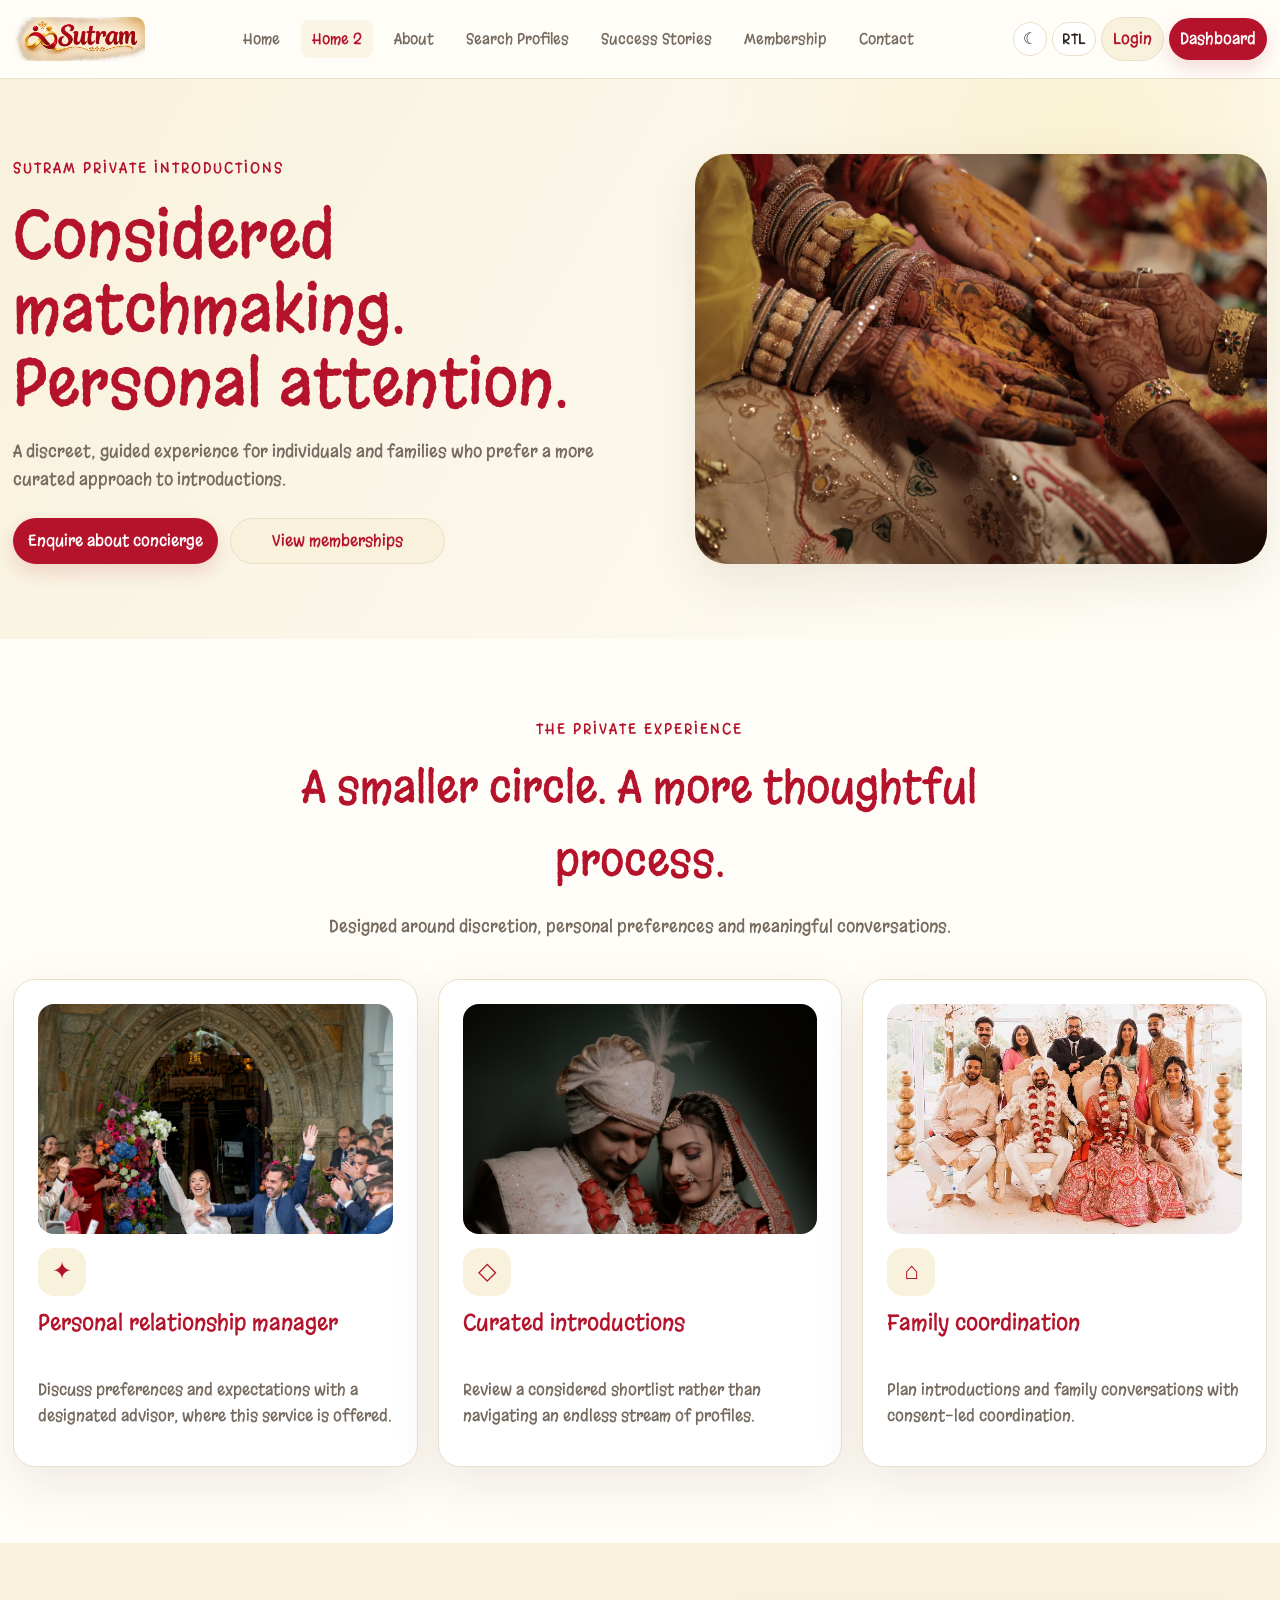
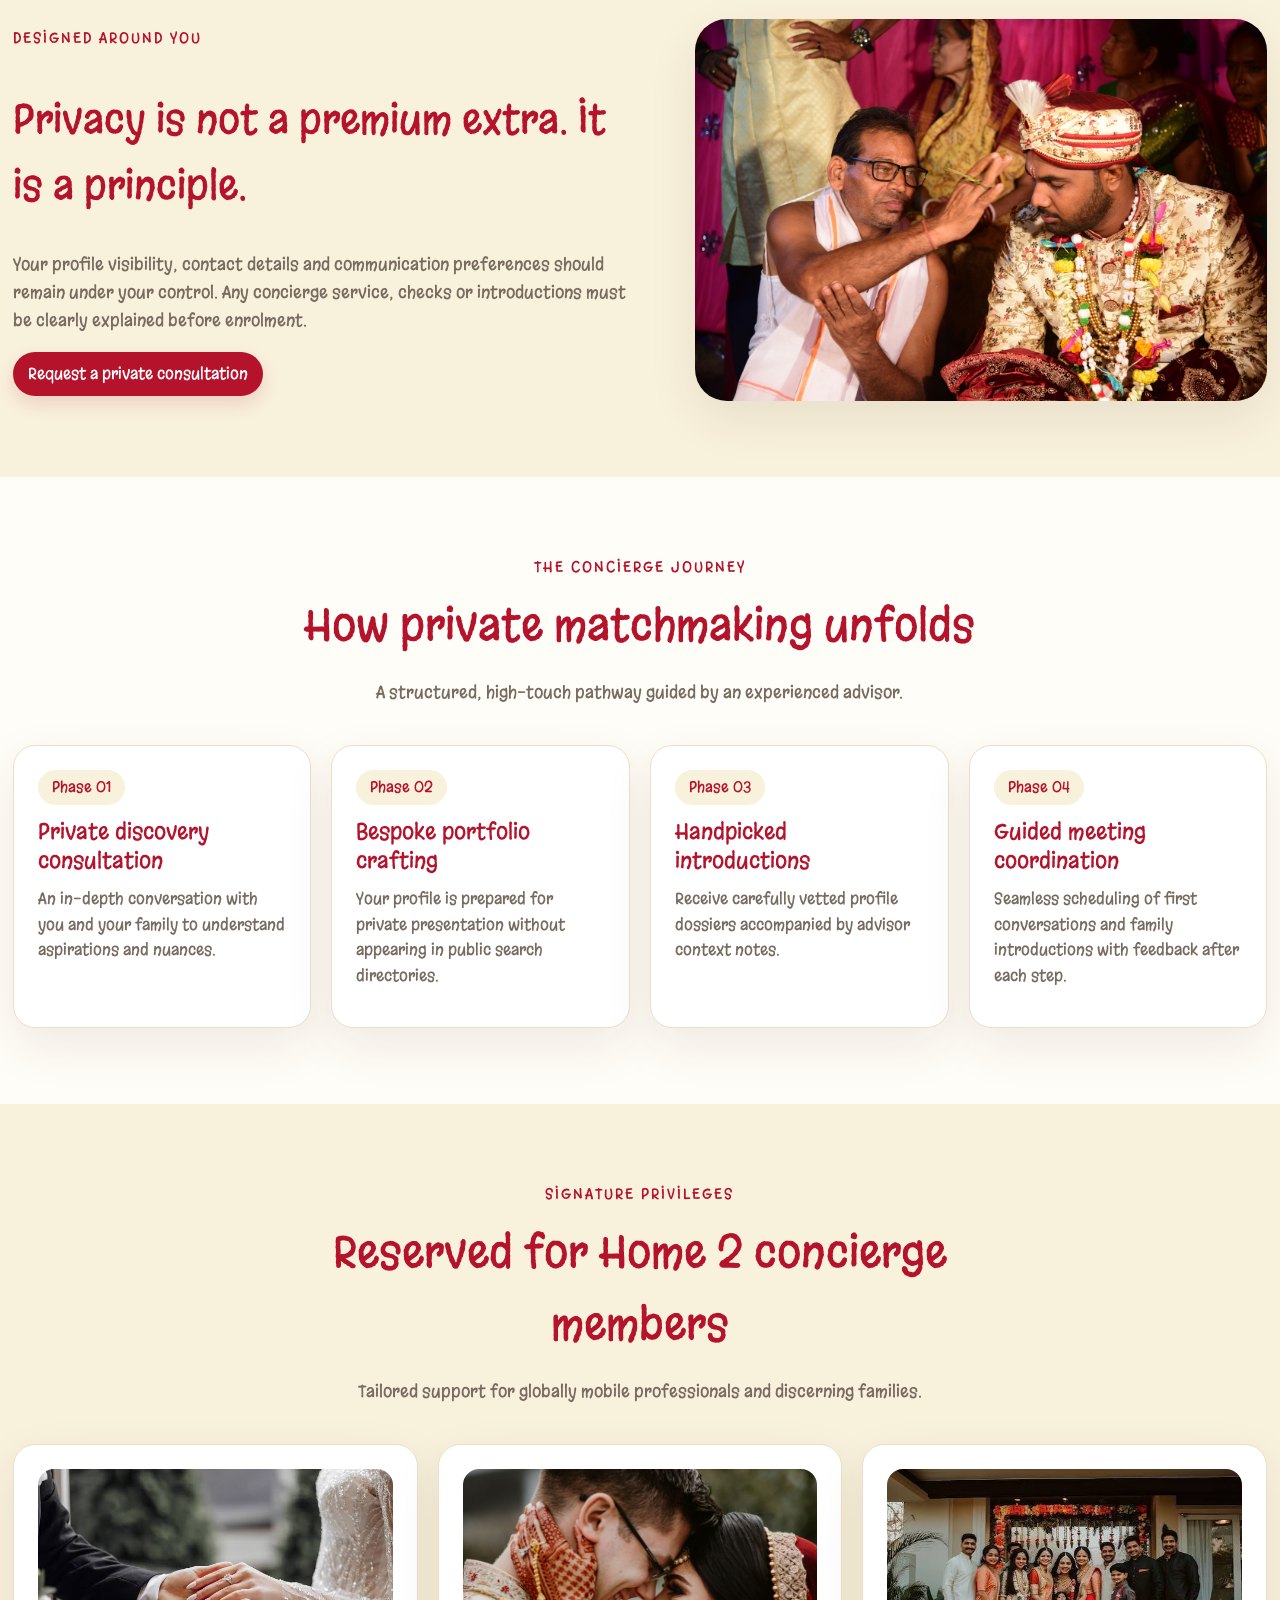
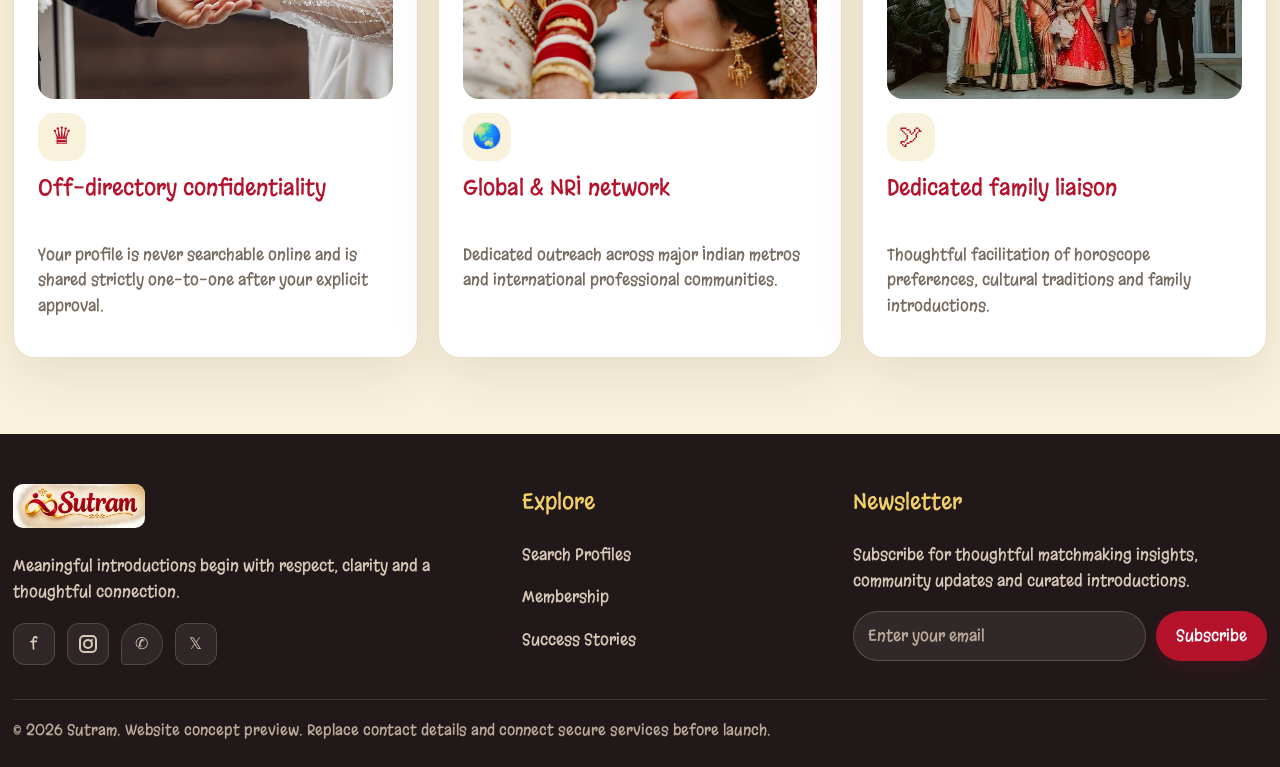
<file: home-2.html>
<!doctype html>
<html lang="en" dir="ltr">

<head>
  <meta charset="utf-8" />
  <meta name="viewport" content="width=device-width, initial-scale=1" />
  <meta name="theme-color" content="#F8F1DC" />
  <meta name="description" content="Sutram — thoughtful matchmaking and meaningful connections." />
  <title>Sutram | Home 2</title>
  <link rel="icon" type="image/png" href="assets/images/sutram-logo.png" />
  <link rel="stylesheet" href="assets/css/style.css" />
</head>

<body>
  <div id="app">
    <header class="site-header">
      <div class="container nav-wrap">
        <a class="brand" href="index.html" aria-label="Sutram home"><img src="assets/images/sutram-logo.png"
            alt="Sutram" /></a>
        <nav class="nav-links" id="navLinks">
          <a class="" href="index.html">Home</a><a class="active" href="home-2.html">Home 2</a><a class=""
            href="about.html">About</a><a class="" href="search-profiles.html">Search Profiles</a><a class=""
            href="success-stories.html">Success Stories</a><a class="" href="membership-plans.html">Membership</a><a
            class="" href="contact.html">Contact</a>
          <div class="mobile-menu-actions">
            <div class="mobile-menu-toggles">
              <button class="icon-btn theme-toggle" type="button" aria-label="Toggle theme">
                ☾</button><button class="icon-btn dir-toggle" type="button" aria-label="Toggle text direction">
                RTL
              </button>
            </div>
            <div class="mobile-menu-btns">
              <a class="btn btn-secondary" href="login.html">Login</a><a class="btn btn-primary"
                href="dashboard.html">Dashboard</a>
            </div>
          </div>
        </nav>
        <div class="nav-actions">
          <button class="icon-btn theme-toggle" id="themeToggle" type="button" aria-label="Toggle theme">
            ☾</button><button class="icon-btn dir-toggle" id="dirToggle" type="button"
            aria-label="Toggle text direction">
            RTL</button><a class="btn btn-secondary" href="login.html">Login</a><a class="btn btn-primary"
            href="dashboard.html">Dashboard</a><button class="icon-btn menu-toggle" id="menuToggle" type="button"
            aria-label="Open navigation">
            ☰
          </button>
        </div>
      </div>
    </header>
    <main>
      <section class="hero">
        <div class="container hero-grid">
          <div>
            <span class="eyebrow">Sutram private introductions</span>
            <h1>Considered matchmaking. Personal attention.</h1>
            <p>
              A discreet, guided experience for individuals and families who
              prefer a more curated approach to introductions.
            </p>
            <div class="hero-btns hero-2-btns" style="
                  display: flex;
                  gap: 12px;
                  flex-wrap: wrap;
                  margin-top: 24px;
                ">
              <a class="btn btn-primary" href="contact.html">Enquire about concierge</a><a class="btn btn-secondary"
                href="membership-plans.html">View memberships</a>
            </div>
          </div>
          <div class="hero-art">
            <img src="assets/images/hero2.jpg" alt="Sutram private introductions" />
          </div>
        </div>
      </section>
      <section class="section">
        <div class="container">
          <div class="section-head">
            <span class="eyebrow">The private experience</span>
            <h2>A smaller circle. A more thoughtful process.</h2>
            <p>
              Designed around discretion, personal preferences and meaningful
              conversations.
            </p>
          </div>
          <div class="grid grid-3">
            <article class="card">
              <img class="card-media" src="assets/images/hero4.jpg" alt="Personal relationship manager"
                style="object-position: center 30%" />
              <div class="feature-icon">✦</div>
              <h3>Personal relationship manager</h3>
              <p>
                Discuss preferences and expectations with a designated
                advisor, where this service is offered.
              </p>
            </article>
            <article class="card">
              <img class="card-media" src="assets/images/b14.jpg" alt="Curated introductions for couples"
                style="object-position: center 12%" />
              <div class="feature-icon">◇</div>
              <h3>Curated introductions</h3>
              <p>
                Review a considered shortlist rather than navigating an
                endless stream of profiles.
              </p>
            </article>
            <article class="card">
              <img class="card-media" src="assets/images/fam23.jfif" alt="Family coordination"
                style="object-position: center 15%" />
              <div class="feature-icon">⌂</div>
              <h3>Family coordination</h3>
              <p>
                Plan introductions and family conversations with consent-led
                coordination.
              </p>
            </article>
          </div>
        </div>
      </section>
      <section class="section alt">
        <div class="container hero-grid">
          <div>
            <span class="eyebrow">Designed around you</span>
            <h2 style="color: var(--red); font-weight: 400; font-size: 40px">
              Privacy is not a premium extra. It is a principle.
            </h2>
            <p style="color: var(--muted)">
              Your profile visibility, contact details and communication
              preferences should remain under your control. Any concierge
              service, checks or introductions must be clearly explained
              before enrolment.
            </p>
            <a class="btn btn-primary" href="contact.html">Request a private consultation</a>
          </div>
          <div class="hero-art">
            <img src="assets/images/hero5.jpg" alt="Bespoke private consultation" />
          </div>
        </div>
      </section>
      <section class="section">
        <div class="container">
          <div class="section-head">
            <span class="eyebrow">The concierge journey</span>
            <h2>How private matchmaking unfolds</h2>
            <p>
              A structured, high-touch pathway guided by an experienced
              advisor.
            </p>
          </div>
          <div class="grid grid-4">
            <article class="card">
              <span class="step-badge">Phase 01</span>
              <h3>Private discovery consultation</h3>
              <p>
                An in-depth conversation with you and your family to
                understand aspirations and nuances.
              </p>
            </article>
            <article class="card">
              <span class="step-badge">Phase 02</span>
              <h3>Bespoke portfolio crafting</h3>
              <p>
                Your profile is prepared for private presentation without
                appearing in public search directories.
              </p>
            </article>
            <article class="card">
              <span class="step-badge">Phase 03</span>
              <h3>Handpicked introductions</h3>
              <p>
                Receive carefully vetted profile dossiers accompanied by
                advisor context notes.
              </p>
            </article>
            <article class="card">
              <span class="step-badge">Phase 04</span>
              <h3>Guided meeting coordination</h3>
              <p>
                Seamless scheduling of first conversations and family
                introductions with feedback after each step.
              </p>
            </article>
          </div>
        </div>
      </section>
      <section class="section alt">
        <div class="container">
          <div class="section-head">
            <span class="eyebrow">Signature privileges</span>
            <h2>Reserved for Home 2 concierge members</h2>
            <p>
              Tailored support for globally mobile professionals and
              discerning families.
            </p>
          </div>
          <div class="grid grid-3">
            <article class="card">
              <img class="card-media" src="assets/images/b22.jfif" alt="Off-directory confidentiality for couples"
                style="object-position: center 15%" />
              <div class="feature-icon">♛</div>
              <h3>Off-directory confidentiality</h3>
              <p>
                Your profile is never searchable online and is shared strictly
                one-to-one after your explicit approval.
              </p>
            </article>
            <article class="card">
              <img class="card-media" src="assets/images/b6nri.jpg" alt="Global and NRI professional matchmaking"
                style="object-position: center 10%" />
              <div class="feature-icon">🌏</div>
              <h3>Global & NRI network</h3>
              <p>
                Dedicated outreach across major Indian metros and
                international professional communities.
              </p>
            </article>
            <article class="card">
              <img class="card-media" src="assets/images/fam12.jfif" alt="Dedicated family liaison"
                style="object-position: center 15%" />
              <div class="feature-icon">🕊</div>
              <h3>Dedicated family liaison</h3>
              <p>
                Thoughtful facilitation of horoscope preferences, cultural
                traditions and family introductions.
              </p>
            </article>
          </div>
        </div>
      </section>
    </main>
    <footer class="footer">
      <div class="container">
        <div class="footer-grid">
          <div>
            <a class="brand" href="index.html" aria-label="Sutram home"><img src="assets/images/sutram-logo.png"
                alt="Sutram" /></a>
            <p>
              Meaningful introductions begin with respect, clarity and a
              thoughtful connection.
            </p>
            <div class="footer-socials">
              <a class="social-icon" href="#facebook" aria-label="Facebook" title="Facebook">f</a><a class="social-icon"
                href="#instagram" aria-label="Instagram" title="Instagram"><span class="insta-cam"></span></a><a
                class="social-icon wa-icon" href="#whatsapp" aria-label="WhatsApp" title="WhatsApp">✆</a><a
                class="social-icon" href="#x" aria-label="X" title="X">𝕏</a>
            </div>
          </div>
          <div>
            <h3>Explore</h3>
            <p><a href="search-profiles.html">Search Profiles</a></p>
            <p><a href="membership-plans.html">Membership</a></p>
            <p><a href="success-stories.html">Success Stories</a></p>
          </div>
          <div>
            <h3>Newsletter</h3>
            <p>
              Subscribe for thoughtful matchmaking insights, community updates
              and curated introductions.
            </p>
            <form class="newsletter-form" id="newsletterForm">
              <input type="email" name="email" required placeholder="Enter your email"
                aria-label="Email address" /><button class="btn btn-primary" type="submit">
                Subscribe
              </button>
            </form>
          </div>
        </div>
        <div class="footer-bottom">
          © 2026 Sutram. Website concept preview. Replace contact details and
          connect secure services before launch.
        </div>
      </div>
    </footer>
  </div>
  <script src="assets/js/site.js"></script>
</body>

</html>
</file>
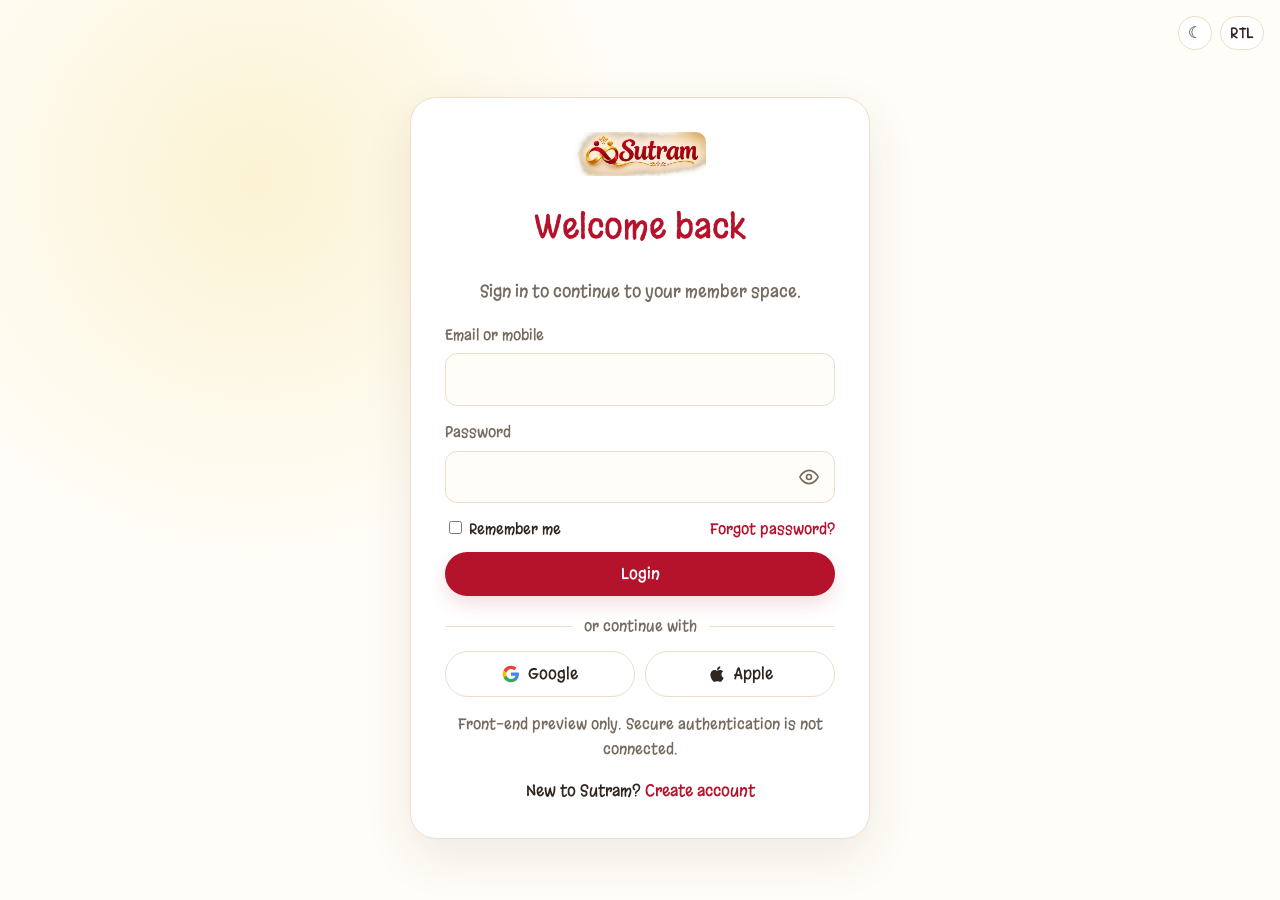
<file: login.html>
<!doctype html>
<html lang="en" dir="ltr">
  <head>
    <meta charset="utf-8" />
    <meta name="viewport" content="width=device-width, initial-scale=1" />
    <meta name="theme-color" content="#F8F1DC" />
    <meta
      name="description"
      content="Sutram — thoughtful matchmaking and meaningful connections."
    />
    <title>Sutram | login</title>
    <link rel="icon" type="image/png" href="assets/images/sutram-logo.png" />
    <link rel="stylesheet" href="assets/css/style.css" />
  </head>
  <body class="auth-page">
    <div id="app">
      <div class="auth-shell">
        <div class="auth-tools">
          <button
            class="icon-btn theme-toggle"
            id="themeToggle"
            type="button"
            aria-label="Toggle theme"
          >
            ☾</button
          ><button
            class="icon-btn dir-toggle"
            id="dirToggle"
            type="button"
            aria-label="Toggle text direction"
          >
            RTL
          </button>
        </div>
        <form class="auth-card" id="authForm">
          <a class="brand" href="index.html" aria-label="Sutram home"
            ><img src="assets/images/sutram-logo.png" alt="Sutram"
          /></a>
          <h1>Welcome back</h1>
          <p style="text-align: center; color: var(--muted)">
            Sign in to continue to your member space.
          </p>
          <div class="field">
            <label>Email or mobile</label
            ><input required name="identity" autocomplete="username" />
          </div>
          <div class="field">
            <label>Password</label>
            <div class="pwd-wrap">
              <input
                required
                type="password"
                name="password"
                minlength="8"
                autocomplete="current-password"
              /><button
                class="pwd-toggle"
                type="button"
                aria-label="Toggle password visibility"
                title="Show password"
              ></button>
            </div>
          </div>
          <div
            style="
              display: flex;
              justify-content: space-between;
              font-size: 15px;
            "
          >
            <label><input type="checkbox" /> Remember me</label
            ><a href="contact.html" style="color: var(--red)"
              >Forgot password?</a
            >
          </div>
          <button class="btn btn-primary" type="submit">Login</button>
          <div class="auth-divider"><span>or continue with</span></div>
          <div class="oauth-btns">
            <button
              class="btn btn-ghost oauth-btn"
              type="button"
              data-provider="Google"
            >
              <span class="google-icon" aria-hidden="true"></span>
              Google</button
            ><button
              class="btn btn-ghost oauth-btn"
              type="button"
              data-provider="Apple"
            >
              <span class="apple-icon" aria-hidden="true"></span> Apple
            </button>
          </div>
          <p
            id="authFeedback"
            style="color: var(--muted); font-size: 15px; text-align: center"
          >
            Front-end preview only. Secure authentication is not connected.
          </p>
          <p style="text-align: center; font-size: 16px; margin-bottom: 0">
            New to Sutram?
            <a style="color: var(--red)" href="signup.html">Create account</a>
          </p>
        </form>
      </div>
    </div>
    <script src="assets/js/site.js"></script>
  </body>
</html>
</file>
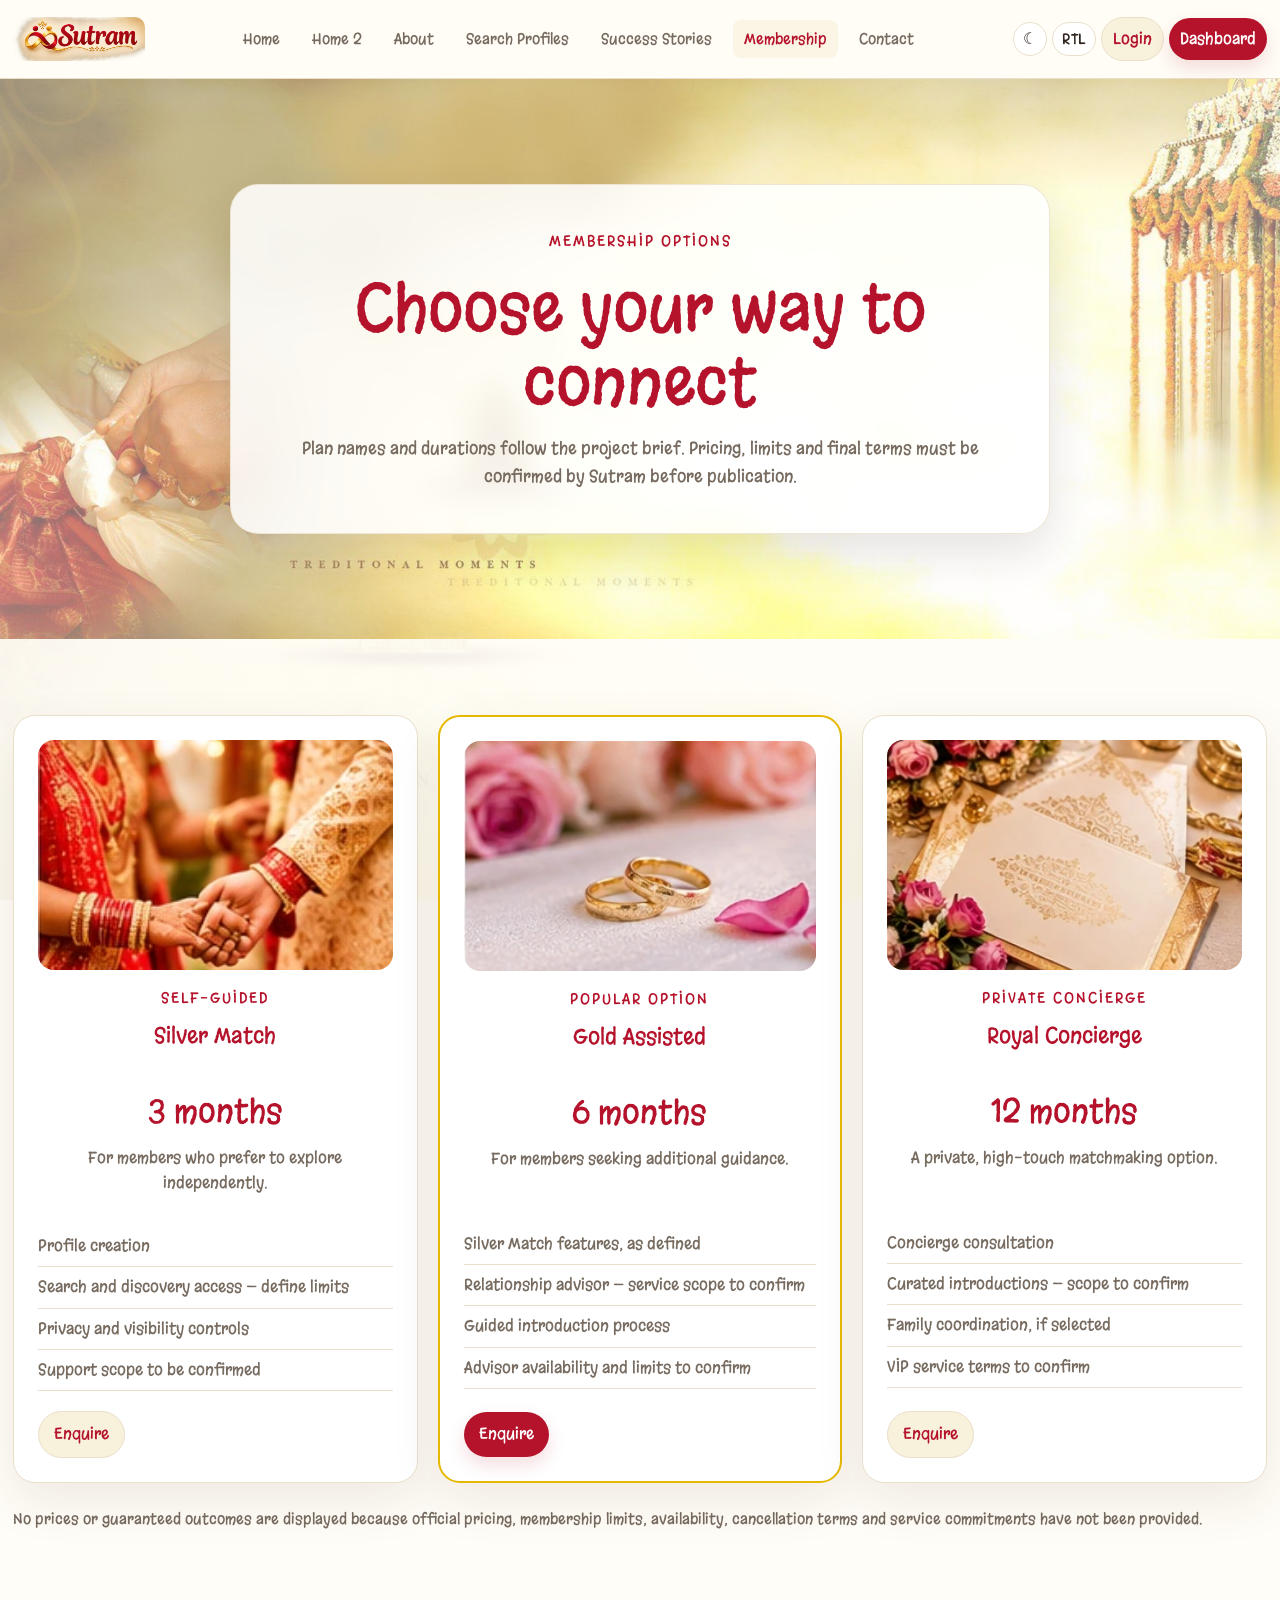
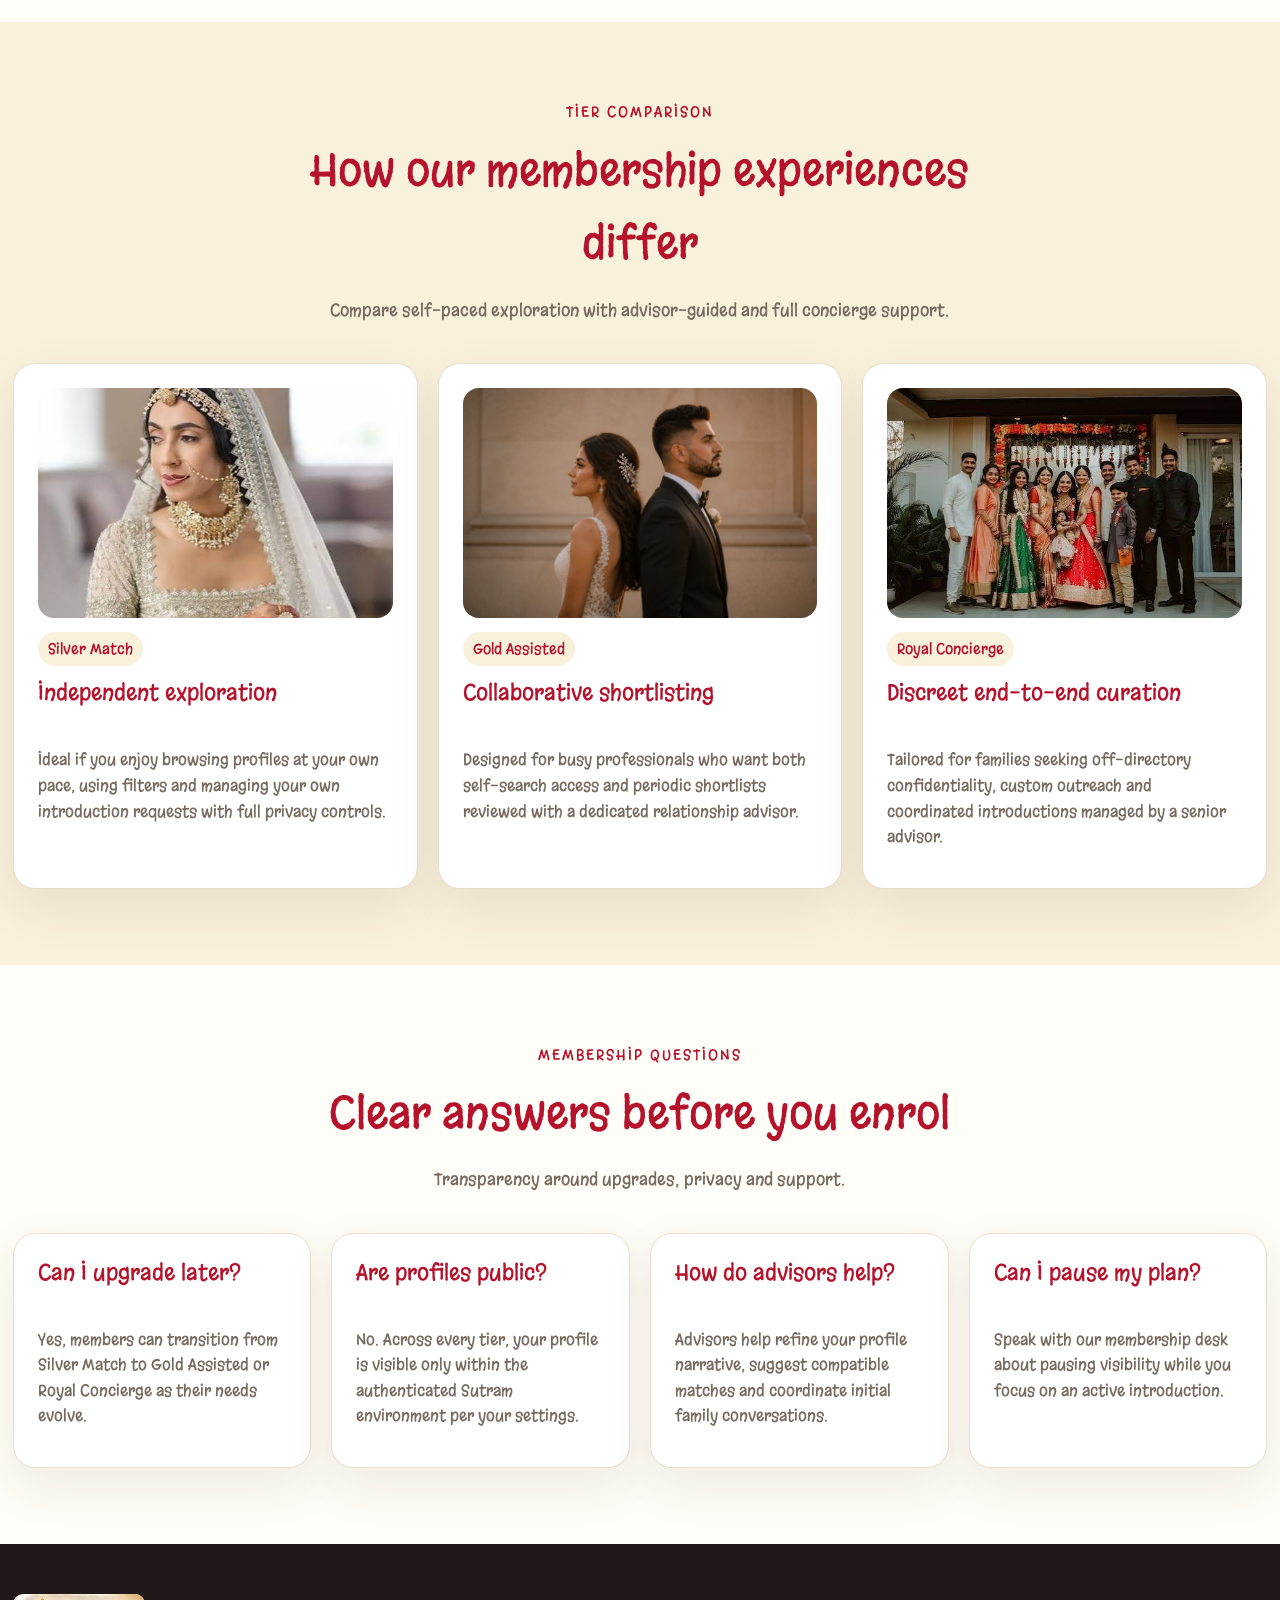
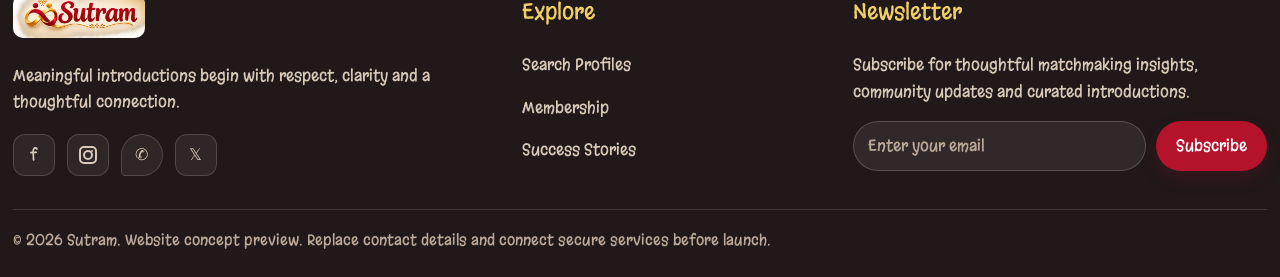
<file: membership-plans.html>
<!doctype html>
<html lang="en" dir="ltr">

<head>
  <meta charset="utf-8" />
  <meta name="viewport" content="width=device-width, initial-scale=1" />
  <meta name="theme-color" content="#F8F1DC" />
  <meta name="description" content="Sutram — thoughtful matchmaking and meaningful connections." />
  <title>Sutram | membership plans</title>
  <link rel="icon" type="image/png" href="assets/images/sutram-logo.png" />
  <link rel="stylesheet" href="assets/css/style.css" />
</head>

<body class="page-membership">
  <div id="app">
    <header class="site-header">
      <div class="container nav-wrap">
        <a class="brand" href="index.html" aria-label="Sutram home"><img src="assets/images/sutram-logo.png"
            alt="Sutram" /></a>
        <nav class="nav-links" id="navLinks">
          <a class="" href="index.html">Home</a><a class="" href="home-2.html">Home 2</a><a class=""
            href="about.html">About</a><a class="" href="search-profiles.html">Search Profiles</a><a class=""
            href="success-stories.html">Success Stories</a><a class="active"
            href="membership-plans.html">Membership</a><a class="" href="contact.html">Contact</a>
          <div class="mobile-menu-actions">
            <div class="mobile-menu-toggles">
              <button class="icon-btn theme-toggle" type="button" aria-label="Toggle theme">
                ☾</button><button class="icon-btn dir-toggle" type="button" aria-label="Toggle text direction">
                RTL
              </button>
            </div>
            <div class="mobile-menu-btns">
              <a class="btn btn-secondary" href="login.html">Login</a><a class="btn btn-primary"
                href="dashboard.html">Dashboard</a>
            </div>
          </div>
        </nav>
        <div class="nav-actions">
          <button class="icon-btn theme-toggle" id="themeToggle" type="button" aria-label="Toggle theme">
            ☾</button><button class="icon-btn dir-toggle" id="dirToggle" type="button"
            aria-label="Toggle text direction">
            RTL</button><a class="btn btn-secondary" href="login.html">Login</a><a class="btn btn-primary"
            href="dashboard.html">Dashboard</a><button class="icon-btn menu-toggle" id="menuToggle" type="button"
            aria-label="Open navigation">
            ☰
          </button>
        </div>
      </div>
    </header>
    <main>
      <section class="page-hero hero-membership">
        <div class="container">
          <span class="eyebrow">Membership options</span>
          <h1>Choose your way to connect</h1>
          <p>
            Plan names and durations follow the project brief. Pricing, limits
            and final terms must be confirmed by Sutram before publication.
          </p>
        </div>
      </section>
      <section class="section">
        <div class="container grid grid-3">
          <article class="card plan">
            <img class="card-media" src="assets/images/hand.webp" alt="Silver Match independent exploration"
              style="object-position: center 12%" />
            <span class="eyebrow">Self-guided</span>
            <h3>Silver Match</h3>
            <div class="price">3 months</div>
            <p>For members who prefer to explore independently.</p>
            <ul class="list">
              <li>Profile creation</li>
              <li>Search and discovery access — define limits</li>
              <li>Privacy and visibility controls</li>
              <li>Support scope to be confirmed</li>
            </ul>
            <a class="btn btn-secondary" href="contact.html">Enquire</a>
          </article>
          <article class="card plan popular">
            <img class="card-media" src="assets/images/rings.webp" alt="Gold Assisted guided matchmaking"
              style="object-position: center 15%" />
            <span class="eyebrow">Popular option</span>
            <h3>Gold Assisted</h3>
            <div class="price">6 months</div>
            <p>For members seeking additional guidance.</p>
            <ul class="list">
              <li>Silver Match features, as defined</li>
              <li>Relationship advisor — service scope to confirm</li>
              <li>Guided introduction process</li>
              <li>Advisor availability and limits to confirm</li>
            </ul>
            <a class="btn btn-primary" href="contact.html">Enquire</a>
          </article>
          <article class="card plan">
            <img class="card-media" src="assets/images/invitaion.webp" alt="Royal Concierge luxury curation" />
            <span class="eyebrow">Private concierge</span>
            <h3>Royal Concierge</h3>
            <div class="price">12 months</div>
            <p>A private, high-touch matchmaking option.</p>
            <ul class="list">
              <li>Concierge consultation</li>
              <li>Curated introductions — scope to confirm</li>
              <li>Family coordination, if selected</li>
              <li>VIP service terms to confirm</li>
            </ul>
            <a class="btn btn-secondary" href="contact.html">Enquire</a>
          </article>
        </div>
        <div class="container">
          <p style="color: var(--muted); font-size: 15px; margin-top: 24px">
            No prices or guaranteed outcomes are displayed because official
            pricing, membership limits, availability, cancellation terms and
            service commitments have not been provided.
          </p>
        </div>
      </section>
      <section class="section alt">
        <div class="container">
          <div class="section-head">
            <span class="eyebrow">Tier comparison</span>
            <h2>How our membership experiences differ</h2>
            <p>
              Compare self-paced exploration with advisor-guided and full
              concierge support.
            </p>
          </div>
          <div class="grid grid-3">
            <article class="card">
              <img class="card-media" src="assets/images/bb.jfif" alt="Independent search"
                style="object-position: center 20%" /><span class="tag">Silver Match</span>
              <h3>Independent exploration</h3>
              <p>
                Ideal if you enjoy browsing profiles at your own pace, using
                filters and managing your own introduction requests with full
                privacy controls.
              </p>
            </article>
            <article class="card">
              <img class="card-media" src="assets/images/bs.webp" alt="Collaborative shortlisting"
                style="object-position: center 15%" /><span class="tag">Gold Assisted</span>
              <h3>Collaborative shortlisting</h3>
              <p>
                Designed for busy professionals who want both self-search
                access and periodic shortlists reviewed with a dedicated
                relationship advisor.
              </p>
            </article>
            <article class="card">
              <img class="card-media" src="assets/images/fam12.jfif" alt="Discreet concierge liaison"
                style="object-position: center 15%" /><span class="tag">Royal Concierge</span>
              <h3>Discreet end-to-end curation</h3>
              <p>
                Tailored for families seeking off-directory confidentiality,
                custom outreach and coordinated introductions managed by a
                senior advisor.
              </p>
            </article>
          </div>
        </div>
      </section>
      <section class="section">
        <div class="container">
          <div class="section-head">
            <span class="eyebrow">Membership questions</span>
            <h2>Clear answers before you enrol</h2>
            <p>Transparency around upgrades, privacy and support.</p>
          </div>
          <div class="grid grid-4">
            <article class="card">
              <h3>Can I upgrade later?</h3>
              <p>
                Yes, members can transition from Silver Match to Gold Assisted
                or Royal Concierge as their needs evolve.
              </p>
            </article>
            <article class="card">
              <h3>Are profiles public?</h3>
              <p>
                No. Across every tier, your profile is visible only within the
                authenticated Sutram environment per your settings.
              </p>
            </article>
            <article class="card">
              <h3>How do advisors help?</h3>
              <p>
                Advisors help refine your profile narrative, suggest
                compatible matches and coordinate initial family
                conversations.
              </p>
            </article>
            <article class="card">
              <h3>Can I pause my plan?</h3>
              <p>
                Speak with our membership desk about pausing visibility while
                you focus on an active introduction.
              </p>
            </article>
          </div>
        </div>
      </section>
    </main>
    <footer class="footer">
      <div class="container">
        <div class="footer-grid">
          <div>
            <a class="brand" href="index.html" aria-label="Sutram home"><img src="assets/images/sutram-logo.png"
                alt="Sutram" /></a>
            <p>
              Meaningful introductions begin with respect, clarity and a
              thoughtful connection.
            </p>
            <div class="footer-socials">
              <a class="social-icon" href="#facebook" aria-label="Facebook" title="Facebook">f</a><a class="social-icon"
                href="#instagram" aria-label="Instagram" title="Instagram"><span class="insta-cam"></span></a><a
                class="social-icon wa-icon" href="#whatsapp" aria-label="WhatsApp" title="WhatsApp">✆</a><a
                class="social-icon" href="#x" aria-label="X" title="X">𝕏</a>
            </div>
          </div>
          <div>
            <h3>Explore</h3>
            <p><a href="search-profiles.html">Search Profiles</a></p>
            <p><a href="membership-plans.html">Membership</a></p>
            <p><a href="success-stories.html">Success Stories</a></p>
          </div>
          <div>
            <h3>Newsletter</h3>
            <p>
              Subscribe for thoughtful matchmaking insights, community updates
              and curated introductions.
            </p>
            <form class="newsletter-form" id="newsletterForm">
              <input type="email" name="email" required placeholder="Enter your email"
                aria-label="Email address" /><button class="btn btn-primary" type="submit">
                Subscribe
              </button>
            </form>
          </div>
        </div>
        <div class="footer-bottom">
          © 2026 Sutram. Website concept preview. Replace contact details and
          connect secure services before launch.
        </div>
      </div>
    </footer>
  </div>
  <script src="assets/js/site.js"></script>
</body>

</html>
</file>
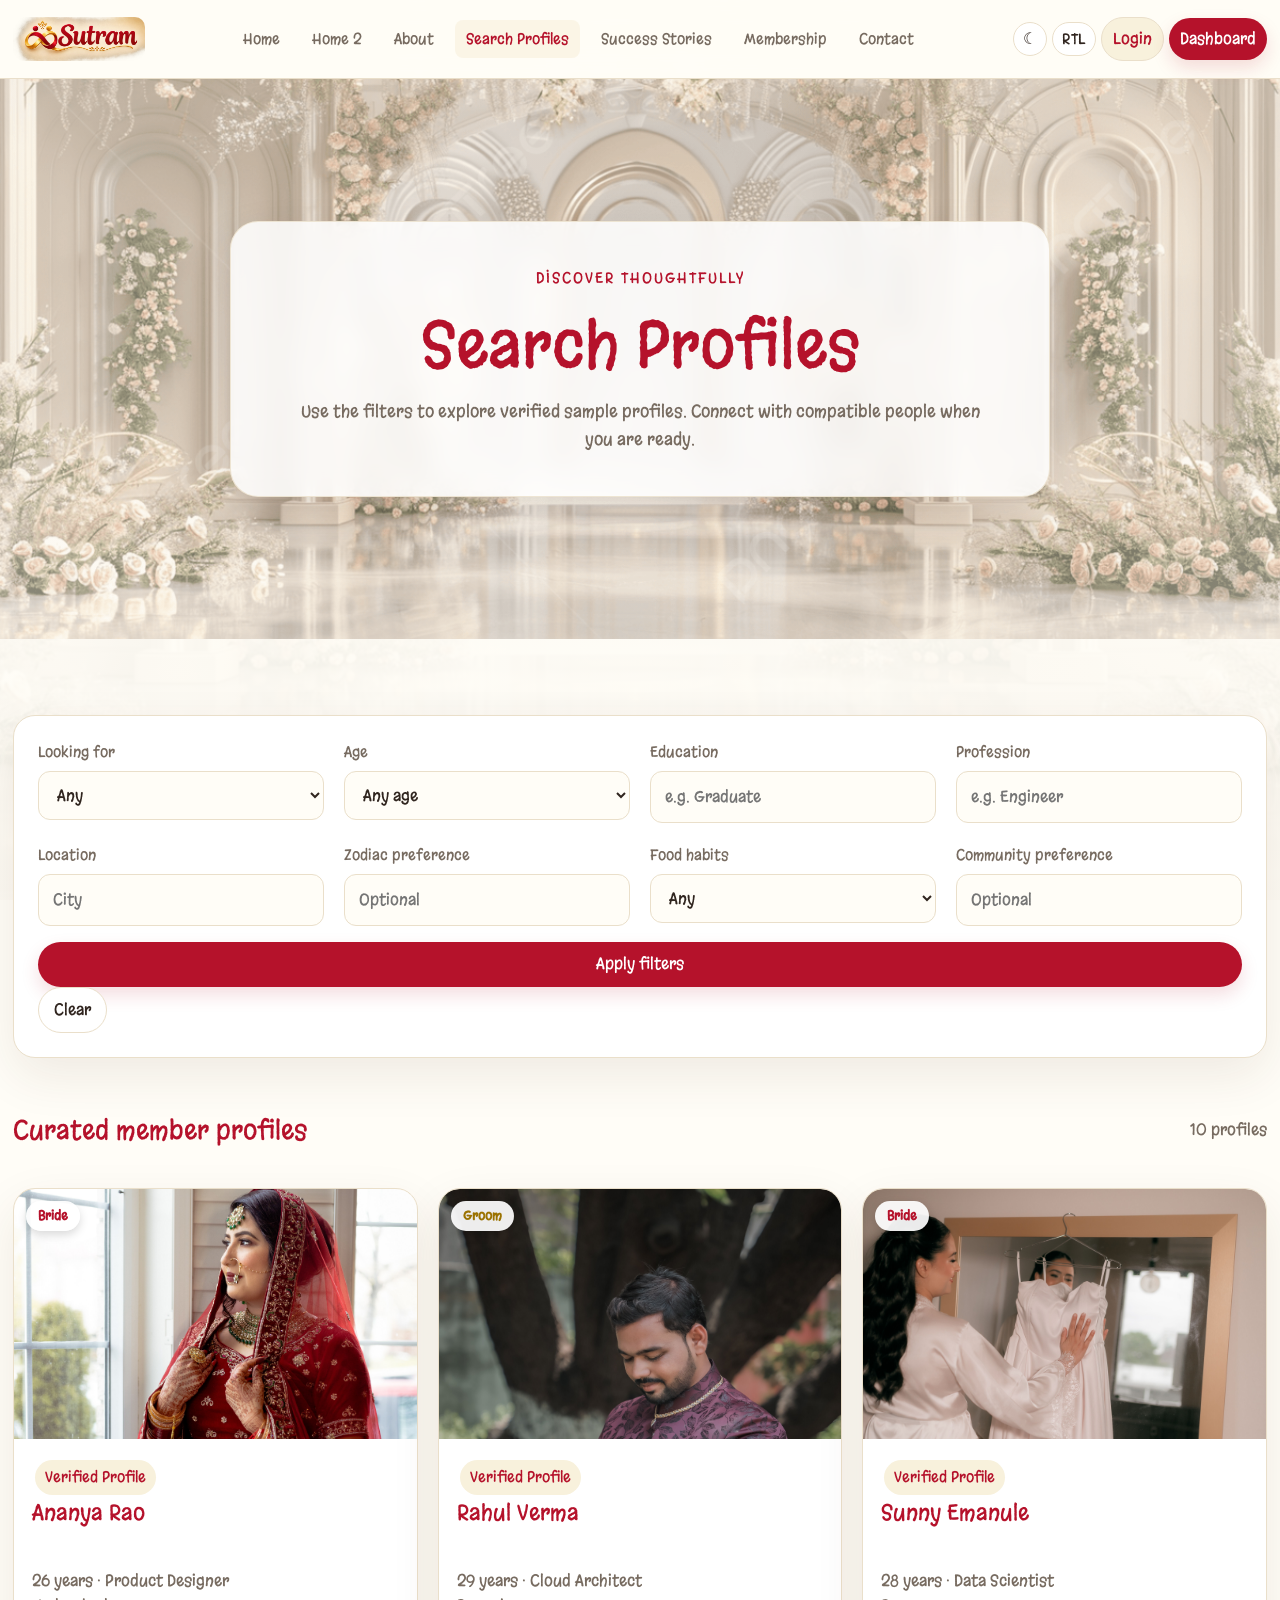
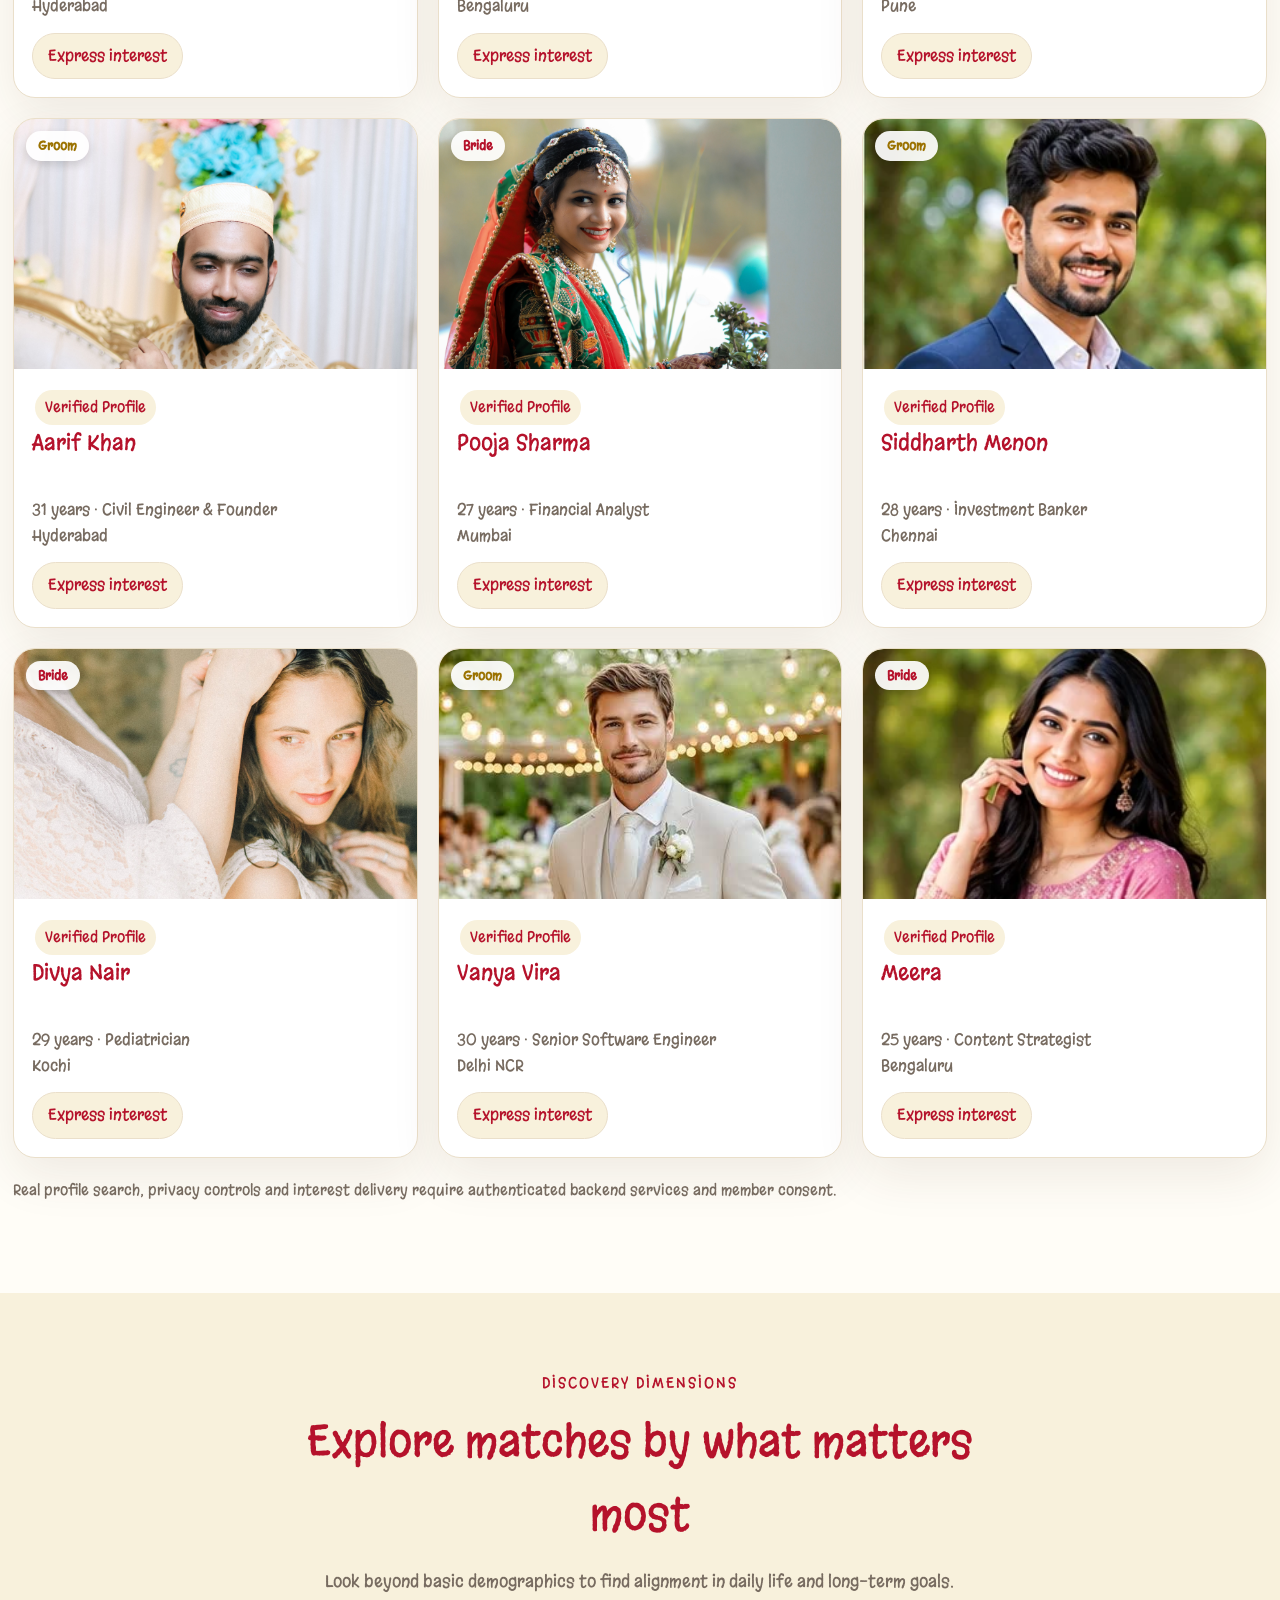
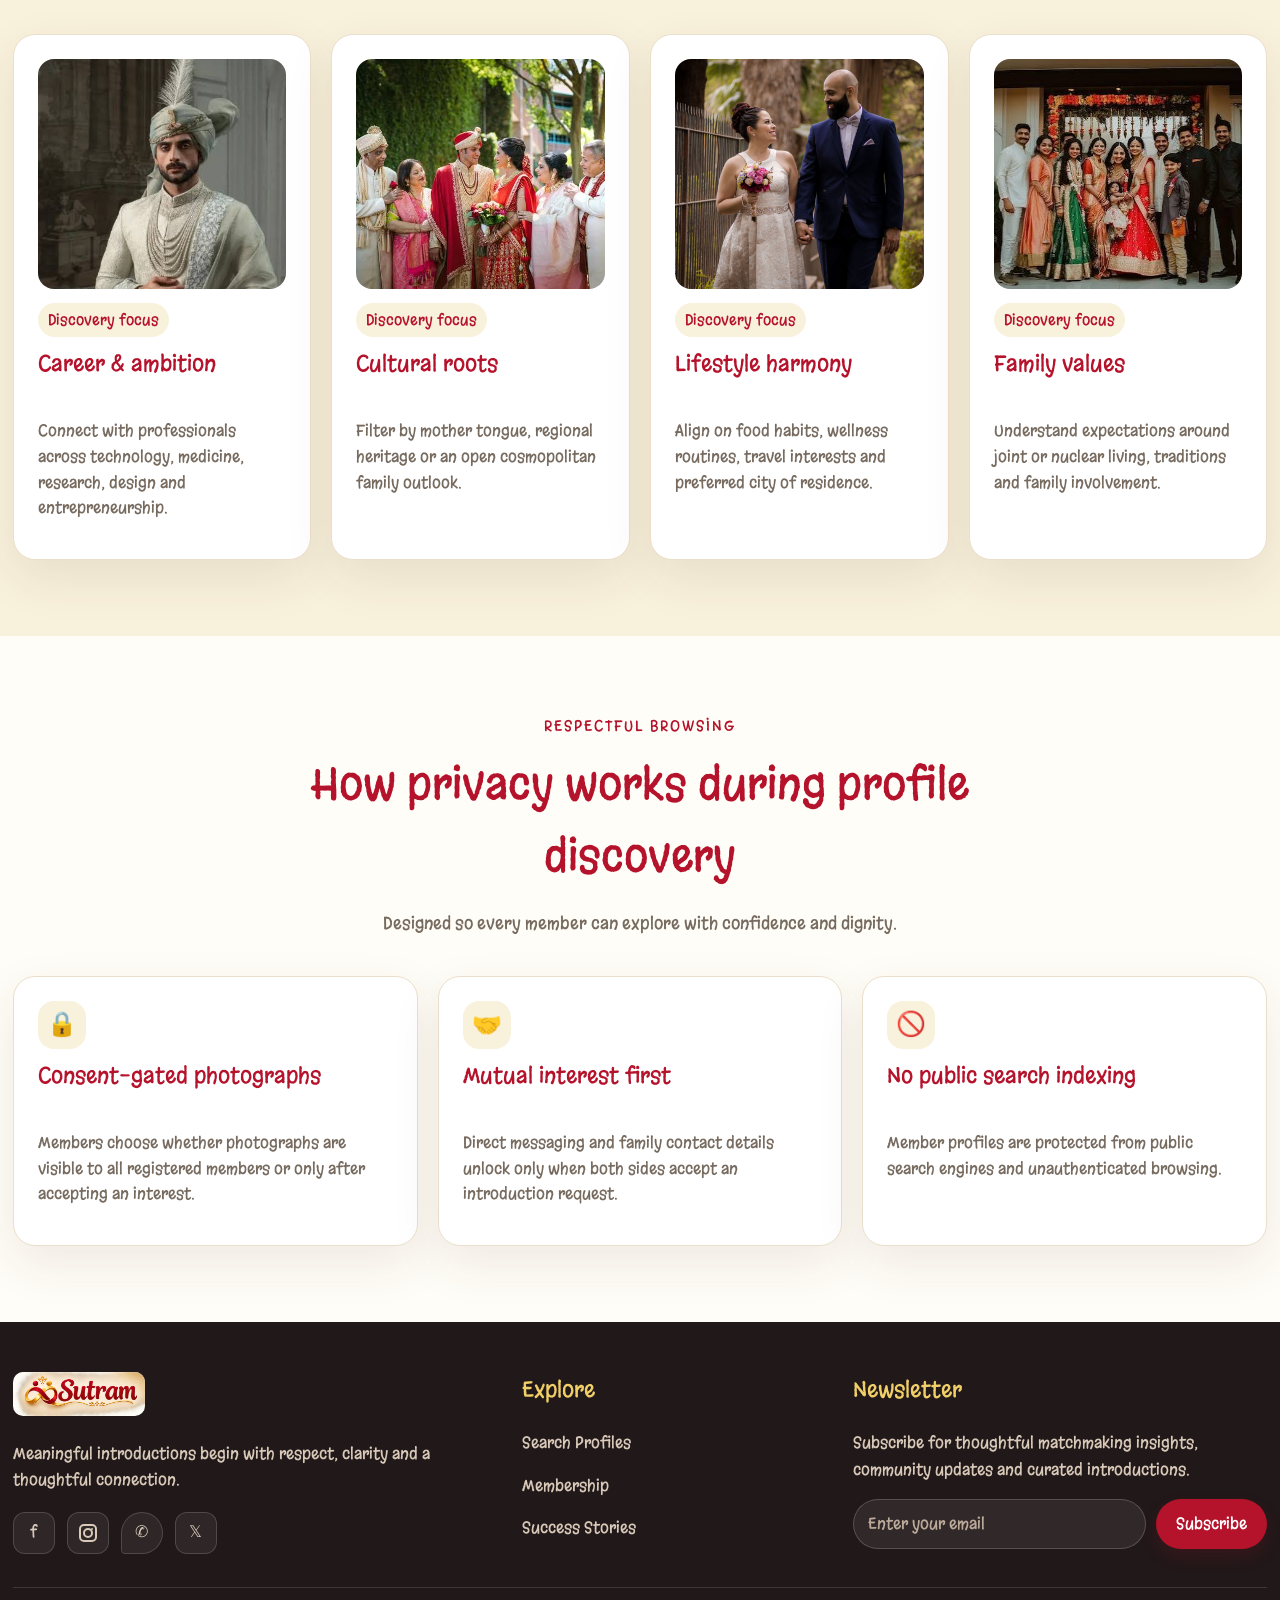
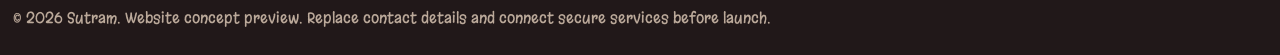
<file: search-profiles.html>
<!doctype html>
<html lang="en" dir="ltr">

<head>
  <meta charset="utf-8" />
  <meta name="viewport" content="width=device-width, initial-scale=1" />
  <meta name="theme-color" content="#F8F1DC" />
  <meta name="description" content="Sutram — thoughtful matchmaking and meaningful connections." />
  <title>Sutram | search profiles</title>
  <link rel="icon" type="image/png" href="assets/images/sutram-logo.png" />
  <link rel="stylesheet" href="assets/css/style.css" />
</head>

<body class="page-search">
  <div id="app">
    <header class="site-header">
      <div class="container nav-wrap">
        <a class="brand" href="index.html" aria-label="Sutram home"><img src="assets/images/sutram-logo.png"
            alt="Sutram" /></a>
        <nav class="nav-links" id="navLinks">
          <a class="" href="index.html">Home</a><a class="" href="home-2.html">Home 2</a><a class=""
            href="about.html">About</a><a class="active" href="search-profiles.html">Search Profiles</a><a class=""
            href="success-stories.html">Success Stories</a><a class="" href="membership-plans.html">Membership</a><a
            class="" href="contact.html">Contact</a>
          <div class="mobile-menu-actions">
            <div class="mobile-menu-toggles">
              <button class="icon-btn theme-toggle" type="button" aria-label="Toggle theme">
                ☾</button><button class="icon-btn dir-toggle" type="button" aria-label="Toggle text direction">
                RTL
              </button>
            </div>
            <div class="mobile-menu-btns">
              <a class="btn btn-secondary" href="login.html">Login</a><a class="btn btn-primary"
                href="dashboard.html">Dashboard</a>
            </div>
          </div>
        </nav>
        <div class="nav-actions">
          <button class="icon-btn theme-toggle" id="themeToggle" type="button" aria-label="Toggle theme">
            ☾</button><button class="icon-btn dir-toggle" id="dirToggle" type="button"
            aria-label="Toggle text direction">
            RTL</button><a class="btn btn-secondary" href="login.html">Login</a><a class="btn btn-primary"
            href="dashboard.html">Dashboard</a><button class="icon-btn menu-toggle" id="menuToggle" type="button"
            aria-label="Open navigation">
            ☰
          </button>
        </div>
      </div>
    </header>
    <main>
      <section class="page-hero hero-search">
        <div class="container">
          <span class="eyebrow">Discover thoughtfully</span>
          <h1>Search Profiles</h1>
          <p>
            Use the filters to explore verified sample profiles. Connect with
            compatible people when you are ready.
          </p>
        </div>
      </section>
      <section class="section">
        <div class="container">
          <form class="card" id="profileFilters">
            <div class="grid grid-4">
              <div class="field">
                <label>Looking for</label><select>
                  <option>Any</option>
                  <option>Bride</option>
                  <option>Groom</option>
                </select>
              </div>
              <div class="field">
                <label>Age</label><select>
                  <option>Any age</option>
                  <option>21–25</option>
                  <option>26–30</option>
                  <option>31–35</option>
                </select>
              </div>
              <div class="field">
                <label>Education</label><input placeholder="e.g. Graduate" />
              </div>
              <div class="field">
                <label>Profession</label><input placeholder="e.g. Engineer" />
              </div>
              <div class="field">
                <label>Location</label><input placeholder="City" />
              </div>
              <div class="field">
                <label>Zodiac preference</label><input placeholder="Optional" />
              </div>
              <div class="field">
                <label>Food habits</label><select>
                  <option>Any</option>
                  <option>Vegetarian</option>
                  <option>Non-vegetarian</option>
                  <option>Vegan</option>
                </select>
              </div>
              <div class="field">
                <label>Community preference</label><input placeholder="Optional" />
              </div>
            </div>
            <button class="btn btn-primary" style="margin-top: 16px" type="submit">
              Apply filters
            </button>
            <button class="btn btn-ghost" type="reset">Clear</button>
          </form>
          <div style="
                display: flex;
                justify-content: space-between;
                align-items: center;
                margin: 30px 0 16px;
              ">
            <h2 style="color: var(--red); font-weight: 400">
              Curated member profiles
            </h2>
            <span id="resultCount" style="color: var(--muted); font-size: 16px">10 profiles</span>
          </div>
          <div class="grid grid-3" id="profiles">
            <article class="card profile-card">
              <div class="profile-photo">
                <img src="assets/images/g9.jpg" alt="Ananya Rao" /><span class="profile-badge badge-bride">Bride</span>
              </div>
              <div class="profile-info">
                <span class="tag">Verified Profile</span>
                <h3>Ananya Rao</h3>
                <p>26 years · Product Designer<br />Hyderabad</p>
                <button class="btn btn-secondary interest">
                  Express interest
                </button>
              </div>
            </article>
            <article class="card profile-card">
              <div class="profile-photo">
                <img src="assets/images/m6.jpg" alt="Rahul Verma" /><span class="profile-badge badge-groom">Groom</span>
              </div>
              <div class="profile-info">
                <span class="tag">Verified Profile</span>
                <h3>Rahul Verma</h3>
                <p>29 years · Cloud Architect<br />Bengaluru</p>
                <button class="btn btn-secondary interest">
                  Express interest
                </button>
              </div>
            </article>
            <article class="card profile-card">
              <div class="profile-photo">
                <img src="assets/images/g10.jpg" alt="Sunny Emanule" /><span
                  class="profile-badge badge-bride">Bride</span>
              </div>
              <div class="profile-info">
                <span class="tag">Verified Profile</span>
                <h3>Sunny Emanule</h3>
                <p>28 years · Data Scientist<br />Pune</p>
                <button class="btn btn-secondary interest">
                  Express interest
                </button>
              </div>
            </article>
            <article class="card profile-card">
              <div class="profile-photo">
                <img src="assets/images/m7.jpg" alt="Aarif Khan" /><span class="profile-badge badge-groom">Groom</span>
              </div>
              <div class="profile-info">
                <span class="tag">Verified Profile</span>
                <h3>Aarif Khan</h3>
                <p>31 years · Civil Engineer & Founder<br />Hyderabad</p>
                <button class="btn btn-secondary interest">
                  Express interest
                </button>
              </div>
            </article>
            <article class="card profile-card">
              <div class="profile-photo">
                <img src="assets/images/g11.jpg" alt="Pooja Sharma" /><span
                  class="profile-badge badge-bride">Bride</span>
              </div>
              <div class="profile-info">
                <span class="tag">Verified Profile</span>
                <h3>Pooja Sharma</h3>
                <p>27 years · Financial Analyst<br />Mumbai</p>
                <button class="btn btn-secondary interest">
                  Express interest
                </button>
              </div>
            </article>
            <article class="card profile-card">
              <div class="profile-photo">
                <img src="assets/images/b.webp" alt="Siddharth Menon" /><span
                  class="profile-badge badge-groom">Groom</span>
              </div>
              <div class="profile-info">
                <span class="tag">Verified Profile</span>
                <h3>Siddharth Menon</h3>
                <p>28 years · Investment Banker<br />Chennai</p>
                <button class="btn btn-secondary interest">
                  Express interest
                </button>
              </div>
            </article>
            <article class="card profile-card">
              <div class="profile-photo">
                <img src="assets/images/g13.jpg" alt="Divya Nair" /><span class="profile-badge badge-bride">Bride</span>
              </div>
              <div class="profile-info">
                <span class="tag">Verified Profile</span>
                <h3>Divya Nair</h3>
                <p>29 years · Pediatrician<br />Kochi</p>
                <button class="btn btn-secondary interest">
                  Express interest
                </button>
              </div>
            </article>
            <article class="card profile-card">
              <div class="profile-photo">
                <img src="assets/images/m223.jfif" alt="Vanya Vira" /><span
                  class="profile-badge badge-groom">Groom</span>
              </div>
              <div class="profile-info">
                <span class="tag">Verified Profile</span>
                <h3>Vanya Vira</h3>
                <p>30 years · Senior Software Engineer<br />Delhi NCR</p>
                <button class="btn btn-secondary interest">
                  Express interest
                </button>
              </div>
            </article>
            <article class="card profile-card">
              <div class="profile-photo">
                <img src="assets/images/g.webp" alt="Meera" /><span class="profile-badge badge-bride">Bride</span>
              </div>
              <div class="profile-info">
                <span class="tag">Verified Profile</span>
                <h3>Meera</h3>
                <p>25 years · Content Strategist<br />Bengaluru</p>
                <button class="btn btn-secondary interest">
                  Express interest
                </button>
              </div>
            </article>
            <!-- <article class="card profile-card">
              <div class="profile-photo">
                <img src="assets/images/m33.jfif" alt="Arjun Patel" /><span
                  class="profile-badge badge-groom">Groom</span>
              </div>
              <div class="profile-info">
                <span class="tag">Verified Profile</span>
                <h3>Arjun Patel</h3>
                <p>32 years · Management Consultant<br />Ahmedabad</p>
                <button class="btn btn-secondary interest">
                  Express interest
                </button>
              </div>
            </article> -->
          </div>
          <p style="color: var(--muted); font-size: 15px; margin-top: 20px">
            Real profile search, privacy controls and interest delivery
            require authenticated backend services and member consent.
          </p>
        </div>
      </section>
      <section class="section alt">
        <div class="container">
          <div class="section-head">
            <span class="eyebrow">Discovery dimensions</span>
            <h2>Explore matches by what matters most</h2>
            <p>
              Look beyond basic demographics to find alignment in daily life
              and long-term goals.
            </p>
          </div>
          <div class="grid grid-4">
            <article class="card">
              <img class="card-media" src="assets/images/m33.jfif" alt="Career and ambition"
                style="object-position: center 20%" /><span class="tag">Discovery focus</span>
              <h3>Career & ambition</h3>
              <p>
                Connect with professionals across technology, medicine,
                research, design and entrepreneurship.
              </p>
            </article>
            <article class="card">
              <img class="card-media" src="assets/images/fam11.jfif" alt="Cultural roots and family" /><span
                class="tag">Discovery focus</span>
              <h3>Cultural roots</h3>
              <p>
                Filter by mother tongue, regional heritage or an open
                cosmopolitan family outlook.
              </p>
            </article>
            <article class="card">
              <img class="card-media" src="assets/images/b17.jpg" alt="Lifestyle harmony"
                style="object-position: center 12%" /><span class="tag">Discovery focus</span>
              <h3>Lifestyle harmony</h3>
              <p>
                Align on food habits, wellness routines, travel interests and
                preferred city of residence.
              </p>
            </article>
            <article class="card">
              <img class="card-media" src="assets/images/fam12.jfif" alt="Family values"
                style="object-position: center 15%" /><span class="tag">Discovery focus</span>
              <h3>Family values</h3>
              <p>
                Understand expectations around joint or nuclear living,
                traditions and family involvement.
              </p>
            </article>
          </div>
        </div>
      </section>
      <section class="section">
        <div class="container">
          <div class="section-head">
            <span class="eyebrow">Respectful browsing</span>
            <h2>How privacy works during profile discovery</h2>
            <p>
              Designed so every member can explore with confidence and
              dignity.
            </p>
          </div>
          <div class="grid grid-3">
            <article class="card">
              <div class="feature-icon">🔒</div>
              <h3>Consent-gated photographs</h3>
              <p>
                Members choose whether photographs are visible to all
                registered members or only after accepting an interest.
              </p>
            </article>
            <article class="card">
              <div class="feature-icon">🤝</div>
              <h3>Mutual interest first</h3>
              <p>
                Direct messaging and family contact details unlock only when
                both sides accept an introduction request.
              </p>
            </article>
            <article class="card">
              <div class="feature-icon">🚫</div>
              <h3>No public search indexing</h3>
              <p>
                Member profiles are protected from public search engines and
                unauthenticated browsing.
              </p>
            </article>
          </div>
        </div>
      </section>
    </main>
    <footer class="footer">
      <div class="container">
        <div class="footer-grid">
          <div>
            <a class="brand" href="index.html" aria-label="Sutram home"><img src="assets/images/sutram-logo.png"
                alt="Sutram" /></a>
            <p>
              Meaningful introductions begin with respect, clarity and a
              thoughtful connection.
            </p>
            <div class="footer-socials">
              <a class="social-icon" href="#facebook" aria-label="Facebook" title="Facebook">f</a><a class="social-icon"
                href="#instagram" aria-label="Instagram" title="Instagram"><span class="insta-cam"></span></a><a
                class="social-icon wa-icon" href="#whatsapp" aria-label="WhatsApp" title="WhatsApp">✆</a><a
                class="social-icon" href="#x" aria-label="X" title="X">𝕏</a>
            </div>
          </div>
          <div>
            <h3>Explore</h3>
            <p><a href="search-profiles.html">Search Profiles</a></p>
            <p><a href="membership-plans.html">Membership</a></p>
            <p><a href="success-stories.html">Success Stories</a></p>
          </div>
          <div>
            <h3>Newsletter</h3>
            <p>
              Subscribe for thoughtful matchmaking insights, community updates
              and curated introductions.
            </p>
            <form class="newsletter-form" id="newsletterForm">
              <input type="email" name="email" required placeholder="Enter your email"
                aria-label="Email address" /><button class="btn btn-primary" type="submit">
                Subscribe
              </button>
            </form>
          </div>
        </div>
        <div class="footer-bottom">
          © 2026 Sutram. Website concept preview. Replace contact details and
          connect secure services before launch.
        </div>
      </div>
    </footer>
  </div>
  <script src="assets/js/site.js"></script>
</body>

</html>
</file>
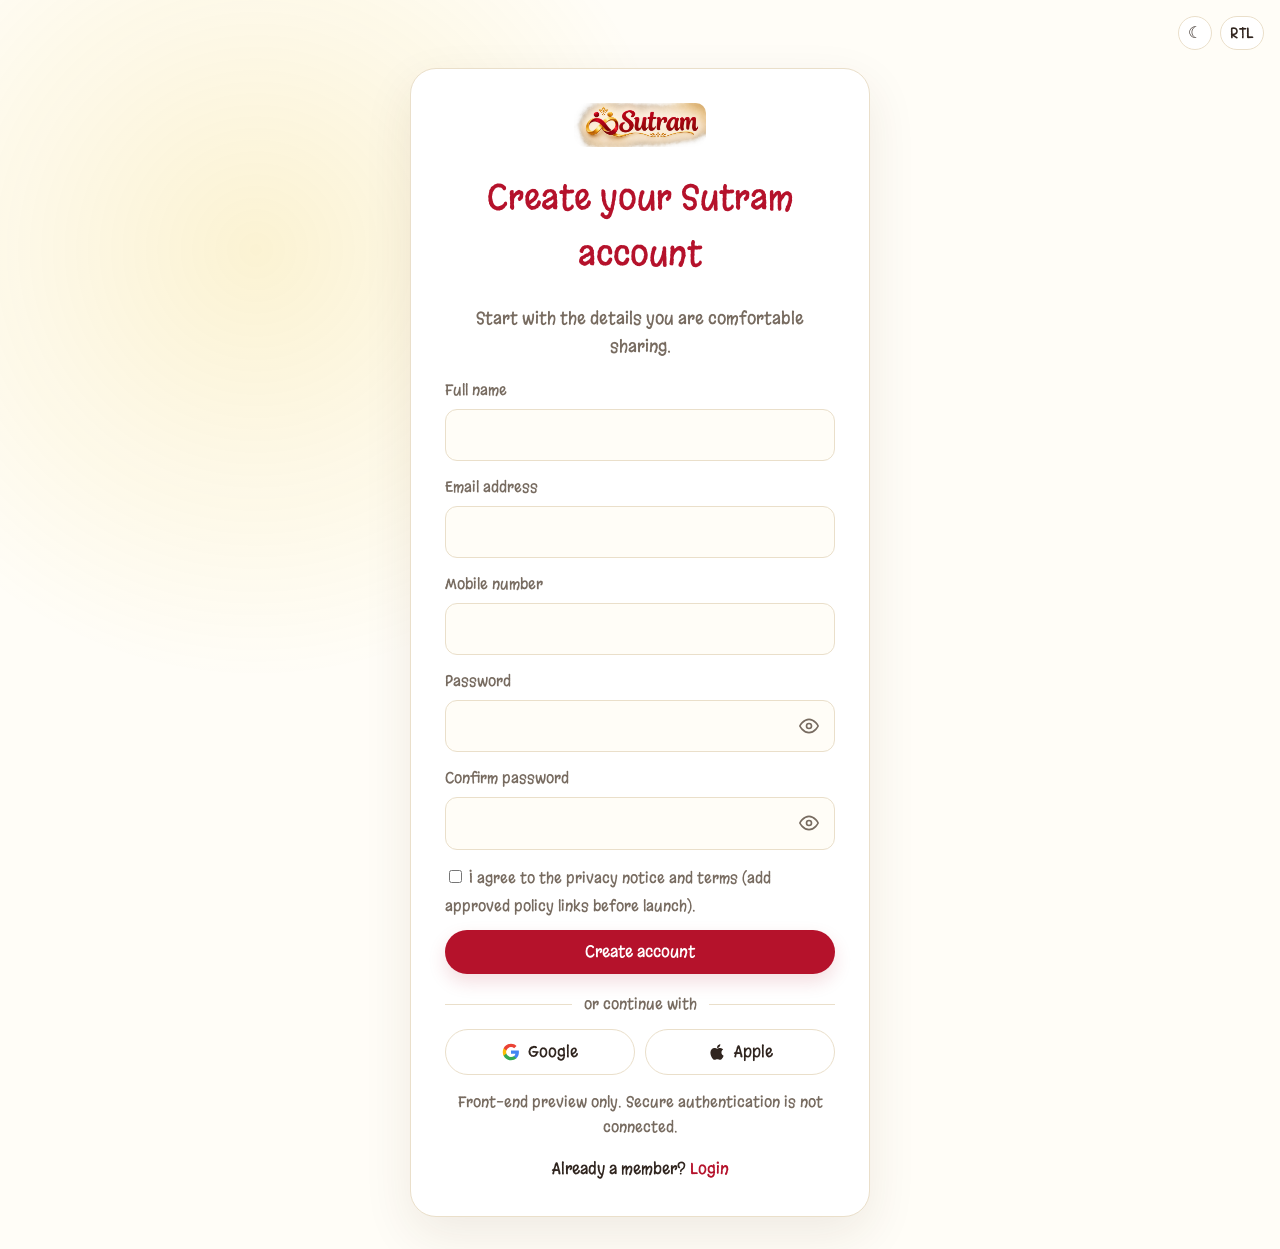
<file: signup.html>
<!doctype html>
<html lang="en" dir="ltr">
  <head>
    <meta charset="utf-8" />
    <meta name="viewport" content="width=device-width, initial-scale=1" />
    <meta name="theme-color" content="#F8F1DC" />
    <meta
      name="description"
      content="Sutram — thoughtful matchmaking and meaningful connections."
    />
    <title>Sutram | signup</title>
    <link rel="icon" type="image/png" href="assets/images/sutram-logo.png" />
    <link rel="stylesheet" href="assets/css/style.css" />
  </head>
  <body class="auth-page">
    <div id="app">
      <div class="auth-shell">
        <div class="auth-tools">
          <button
            class="icon-btn theme-toggle"
            id="themeToggle"
            type="button"
            aria-label="Toggle theme"
          >
            ☾</button
          ><button
            class="icon-btn dir-toggle"
            id="dirToggle"
            type="button"
            aria-label="Toggle text direction"
          >
            RTL
          </button>
        </div>
        <form class="auth-card" id="authForm">
          <a class="brand" href="index.html" aria-label="Sutram home"
            ><img src="assets/images/sutram-logo.png" alt="Sutram"
          /></a>
          <h1>Create your Sutram account</h1>
          <p style="text-align: center; color: var(--muted)">
            Start with the details you are comfortable sharing.
          </p>
          <div class="field">
            <label>Full name</label
            ><input required name="name" autocomplete="name" />
          </div>
          <div class="field">
            <label>Email address</label
            ><input required type="email" name="email" autocomplete="email" />
          </div>
          <div class="field">
            <label>Mobile number</label
            ><input required type="tel" name="phone" autocomplete="tel" />
          </div>
          <div class="field">
            <label>Password</label>
            <div class="pwd-wrap">
              <input
                required
                type="password"
                name="password"
                minlength="8"
                autocomplete="new-password"
              /><button
                class="pwd-toggle"
                type="button"
                aria-label="Toggle password visibility"
                title="Show password"
              ></button>
            </div>
          </div>
          <div class="field">
            <label>Confirm password</label>
            <div class="pwd-wrap">
              <input
                required
                type="password"
                name="confirmPassword"
                minlength="8"
                autocomplete="new-password"
              /><button
                class="pwd-toggle"
                type="button"
                aria-label="Toggle confirm password visibility"
                title="Show password"
              ></button>
            </div>
          </div>
          <label style="font-size: 15px; color: var(--muted)"
            ><input type="checkbox" required /> I agree to the privacy notice
            and terms (add approved policy links before launch).</label
          ><button class="btn btn-primary" type="submit">Create account</button>
          <div class="auth-divider"><span>or continue with</span></div>
          <div class="oauth-btns">
            <button
              class="btn btn-ghost oauth-btn"
              type="button"
              data-provider="Google"
            >
              <span class="google-icon" aria-hidden="true"></span>
              Google</button
            ><button
              class="btn btn-ghost oauth-btn"
              type="button"
              data-provider="Apple"
            >
              <span class="apple-icon" aria-hidden="true"></span> Apple
            </button>
          </div>
          <p
            id="authFeedback"
            style="color: var(--muted); font-size: 15px; text-align: center"
          >
            Front-end preview only. Secure authentication is not connected.
          </p>
          <p style="text-align: center; font-size: 16px; margin-bottom: 0">
            Already a member?
            <a style="color: var(--red)" href="login.html">Login</a>
          </p>
        </form>
      </div>
    </div>
    <script src="assets/js/site.js"></script>
  </body>
</html>
</file>
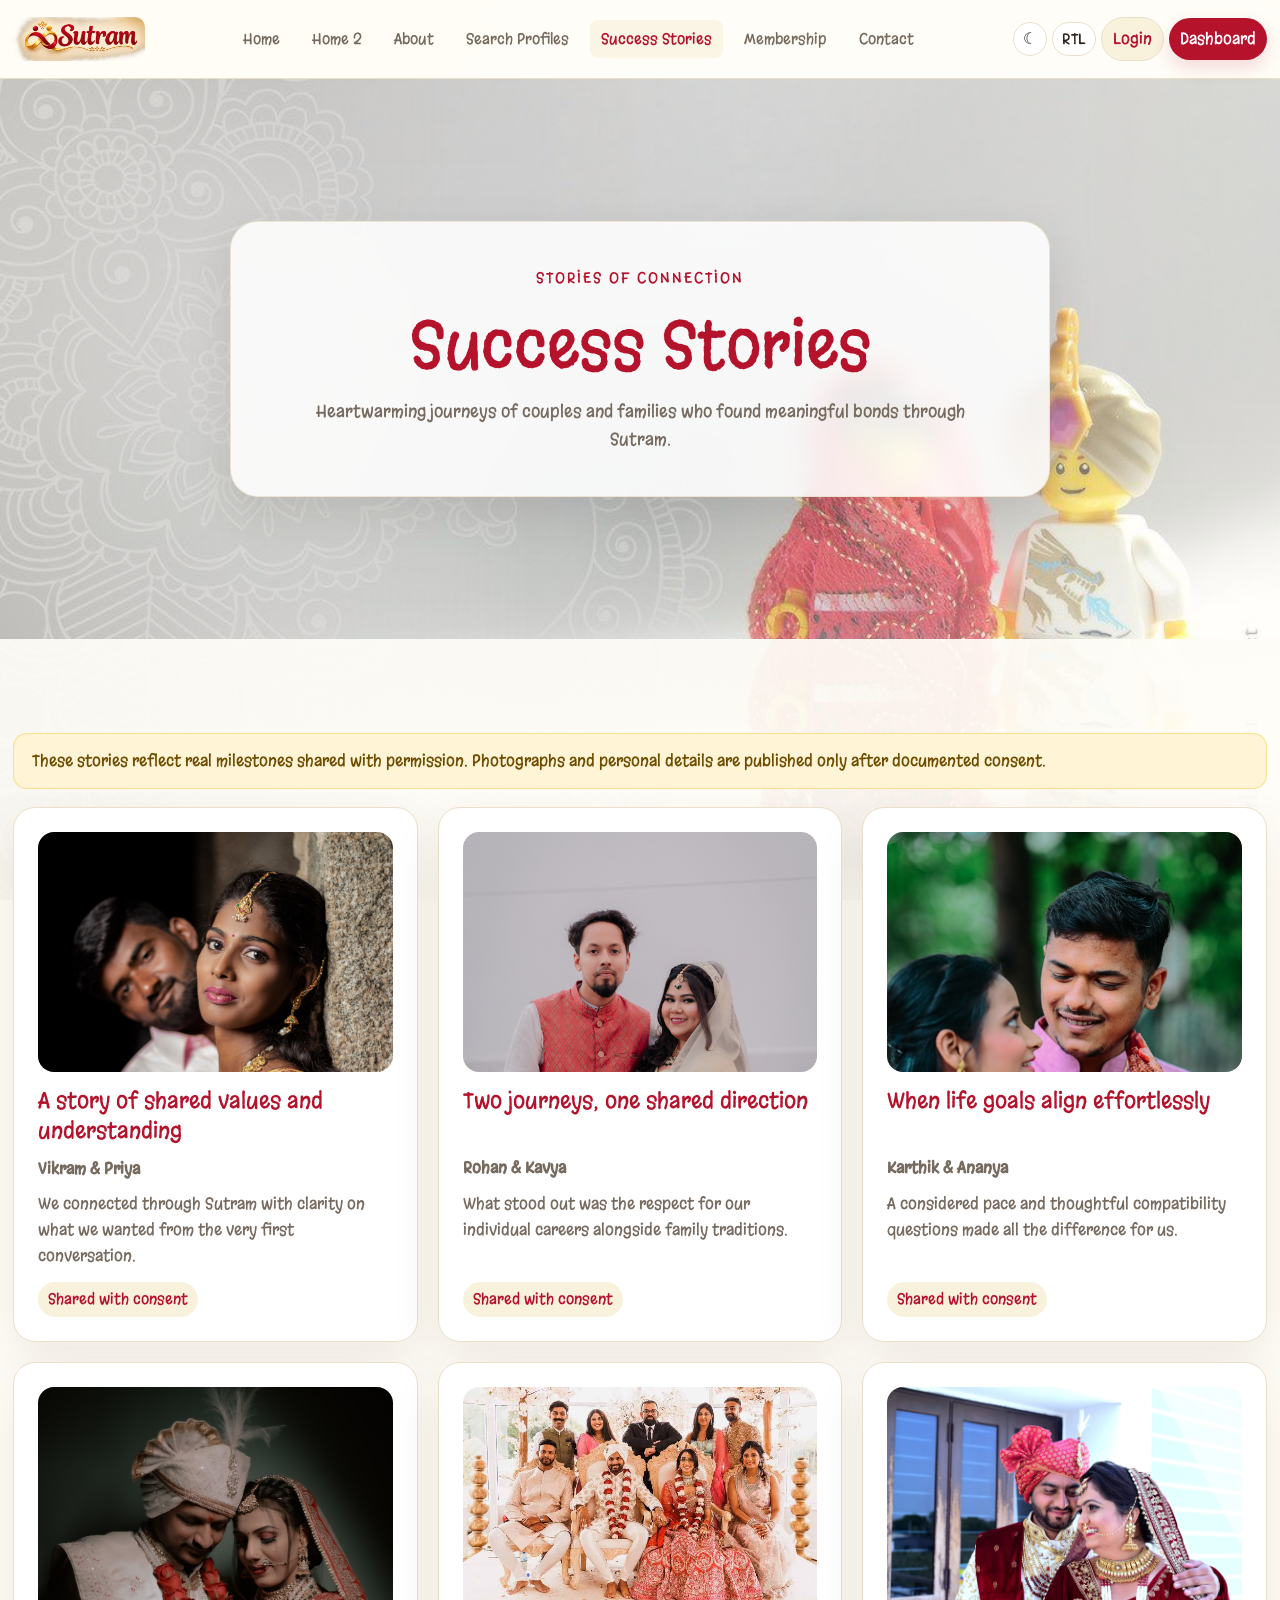
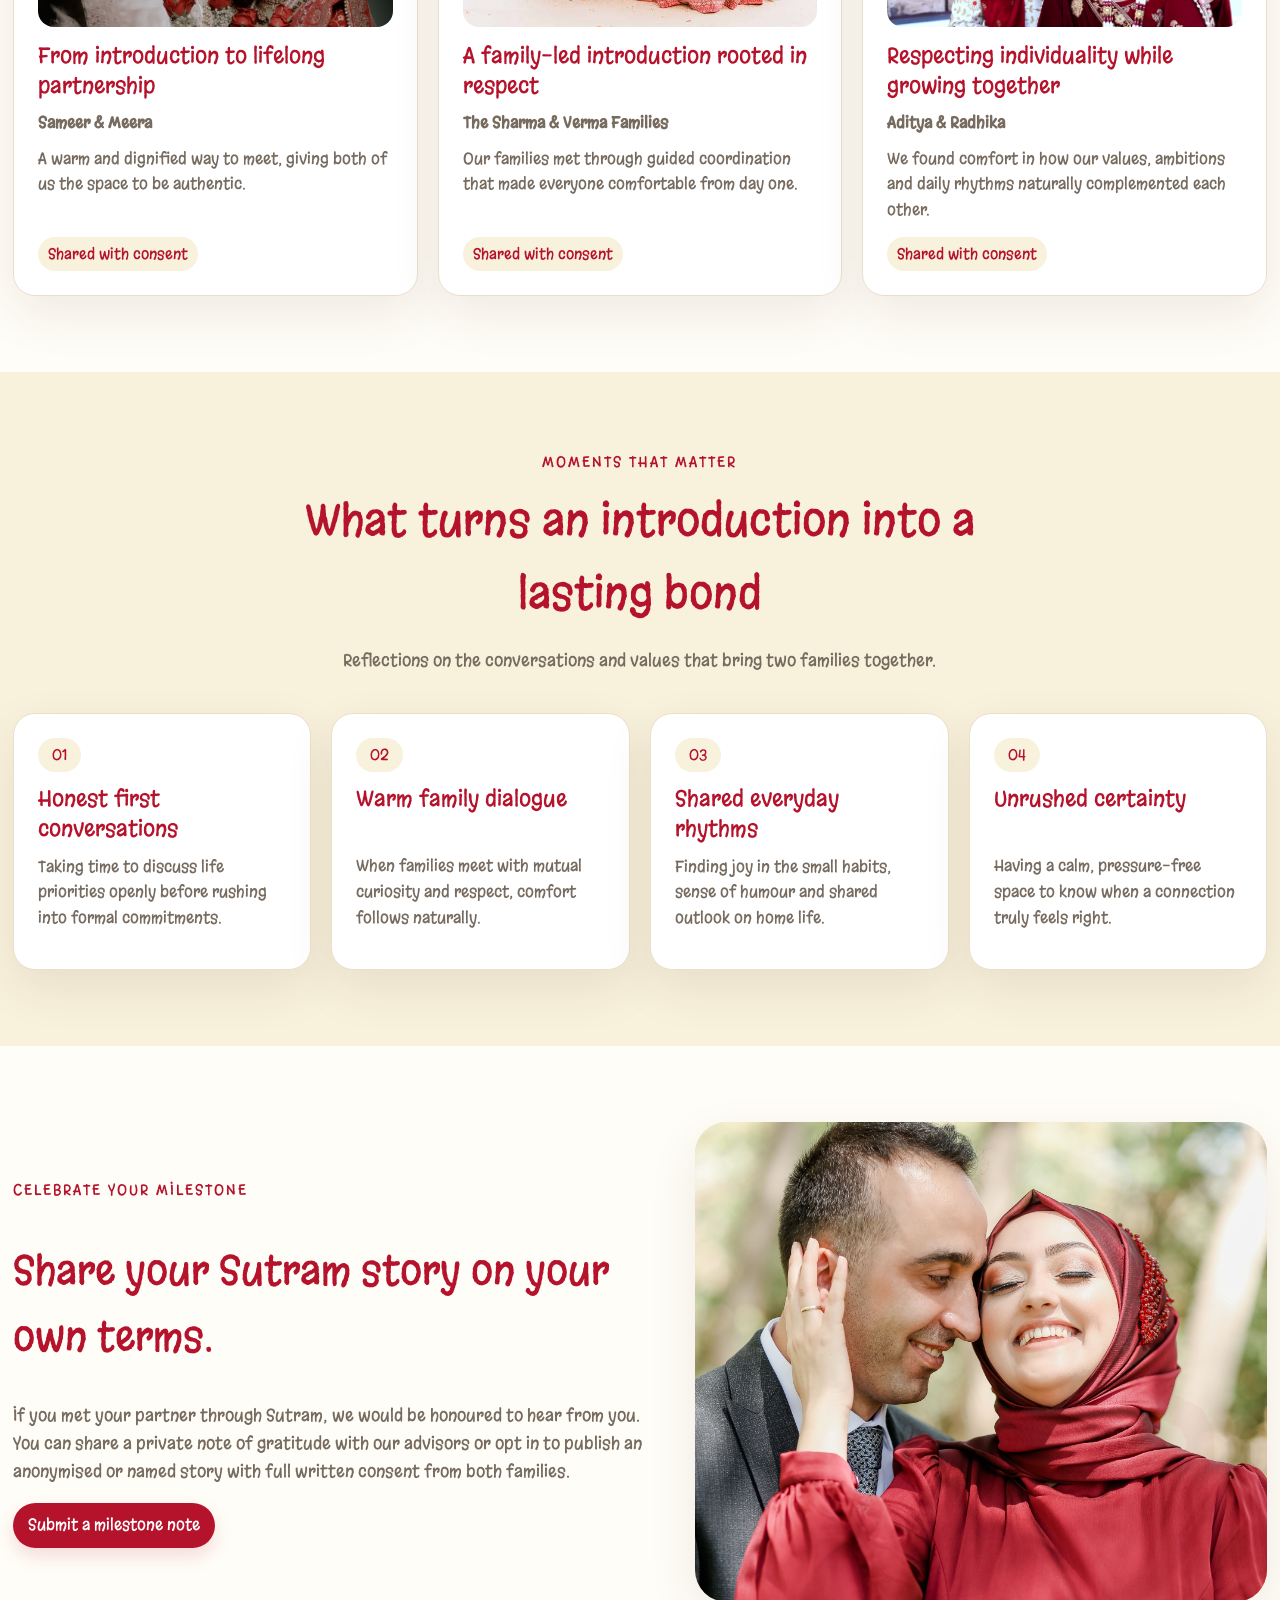
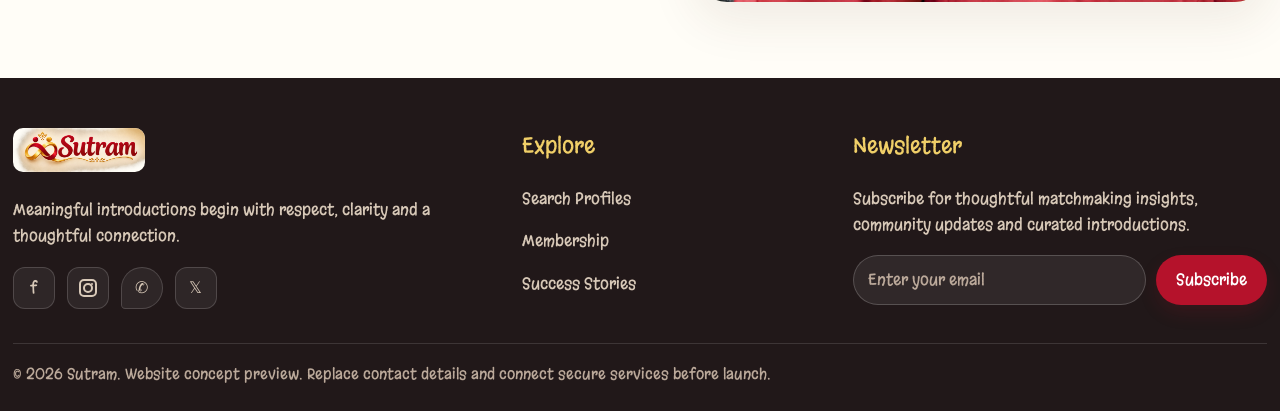
<file: success-stories.html>
<!doctype html>
<html lang="en" dir="ltr">
  <head>
    <meta charset="utf-8" />
    <meta name="viewport" content="width=device-width, initial-scale=1" />
    <meta name="theme-color" content="#F8F1DC" />
    <meta
      name="description"
      content="Sutram — thoughtful matchmaking and meaningful connections."
    />
    <title>Sutram | success stories</title>
    <link rel="icon" type="image/png" href="assets/images/sutram-logo.png" />
    <link rel="stylesheet" href="assets/css/style.css" />
  </head>
  <body class="page-stories">
    <div id="app">
      <header class="site-header">
        <div class="container nav-wrap">
          <a class="brand" href="index.html" aria-label="Sutram home"
            ><img src="assets/images/sutram-logo.png" alt="Sutram"
          /></a>
          <nav class="nav-links" id="navLinks">
            <a class="" href="index.html">Home</a
            ><a class="" href="home-2.html">Home 2</a
            ><a class="" href="about.html">About</a
            ><a class="" href="search-profiles.html">Search Profiles</a
            ><a class="active" href="success-stories.html">Success Stories</a
            ><a class="" href="membership-plans.html">Membership</a
            ><a class="" href="contact.html">Contact</a>
            <div class="mobile-menu-actions">
              <div class="mobile-menu-toggles">
                <button
                  class="icon-btn theme-toggle"
                  type="button"
                  aria-label="Toggle theme"
                >
                  ☾</button
                ><button
                  class="icon-btn dir-toggle"
                  type="button"
                  aria-label="Toggle text direction"
                >
                  RTL
                </button>
              </div>
              <div class="mobile-menu-btns">
                <a class="btn btn-secondary" href="login.html">Login</a
                ><a class="btn btn-primary" href="dashboard.html">Dashboard</a>
              </div>
            </div>
          </nav>
          <div class="nav-actions">
            <button
              class="icon-btn theme-toggle"
              id="themeToggle"
              type="button"
              aria-label="Toggle theme"
            >
              ☾</button
            ><button
              class="icon-btn dir-toggle"
              id="dirToggle"
              type="button"
              aria-label="Toggle text direction"
            >
              RTL</button
            ><a class="btn btn-secondary" href="login.html">Login</a
            ><a class="btn btn-primary" href="dashboard.html">Dashboard</a
            ><button
              class="icon-btn menu-toggle"
              id="menuToggle"
              type="button"
              aria-label="Open navigation"
            >
              ☰
            </button>
          </div>
        </div>
      </header>
      <main>
        <section class="page-hero hero-stories">
          <div class="container">
            <span class="eyebrow">Stories of connection</span>
            <h1>Success Stories</h1>
            <p>
              Heartwarming journeys of couples and families who found meaningful
              bonds through Sutram.
            </p>
          </div>
        </section>
        <section class="section">
          <div class="container">
            <div class="notice">
              These stories reflect real milestones shared with permission.
              Photographs and personal details are published only after
              documented consent.
            </div>
            <div class="grid grid-3 grid-2-sm">
              <article class="card">
                <div class="story-photo">
                  <img
                    src="assets/images/b12.jpg"
                    alt="Vikram & Priya"
                    style="object-position: center 8%"
                  />
                </div>
                <h3>A story of shared values and understanding</h3>
                <p><strong>Vikram & Priya</strong></p>
                <p>
                  We connected through Sutram with clarity on what we wanted
                  from the very first conversation.
                </p>
                <span class="tag">Shared with consent</span>
              </article>
              <article class="card">
                <div class="story-photo">
                  <img
                    src="assets/images/b4.jpg"
                    alt="Rohan & Kavya"
                    style="object-position: center 20%"
                  />
                </div>
                <h3>Two journeys, one shared direction</h3>
                <p><strong>Rohan & Kavya</strong></p>
                <p>
                  What stood out was the respect for our individual careers
                  alongside family traditions.
                </p>
                <span class="tag">Shared with consent</span>
              </article>
              <article class="card">
                <div class="story-photo">
                  <img
                    src="assets/images/b3.jpg"
                    alt="Karthik & Ananya"
                    style="object-position: center 15%"
                  />
                </div>
                <h3>When life goals align effortlessly</h3>
                <p><strong>Karthik & Ananya</strong></p>
                <p>
                  A considered pace and thoughtful compatibility questions made
                  all the difference for us.
                </p>
                <span class="tag">Shared with consent</span>
              </article>
              <article class="card">
                <div class="story-photo">
                  <img
                    src="assets/images/b14.jpg"
                    alt="Sameer & Meera"
                    style="object-position: center 12%"
                  />
                </div>
                <h3>From introduction to lifelong partnership</h3>
                <p><strong>Sameer & Meera</strong></p>
                <p>
                  A warm and dignified way to meet, giving both of us the space
                  to be authentic.
                </p>
                <span class="tag">Shared with consent</span>
              </article>
              <article class="card">
                <div class="story-photo">
                  <img
                    src="assets/images/fam23.jfif"
                    alt="The Sharma & Verma Families"
                    style="object-position: center 15%"
                  />
                </div>
                <h3>A family-led introduction rooted in respect</h3>
                <p><strong>The Sharma & Verma Families</strong></p>
                <p>
                  Our families met through guided coordination that made
                  everyone comfortable from day one.
                </p>
                <span class="tag">Shared with consent</span>
              </article>
              <article class="card">
                <div class="story-photo">
                  <img
                    src="assets/images/b1313.jpg"
                    alt="Aditya & Radhika"
                    style="object-position: center 15%"
                  />
                </div>
                <h3>Respecting individuality while growing together</h3>
                <p><strong>Aditya & Radhika</strong></p>
                <p>
                  We found comfort in how our values, ambitions and daily
                  rhythms naturally complemented each other.
                </p>
                <span class="tag">Shared with consent</span>
              </article>
            </div>
          </div>
        </section>
        <section class="section alt">
          <div class="container">
            <div class="section-head">
              <span class="eyebrow">Moments that matter</span>
              <h2>What turns an introduction into a lasting bond</h2>
              <p>
                Reflections on the conversations and values that bring two
                families together.
              </p>
            </div>
            <div class="grid grid-4">
              <article class="card">
                <span class="step-badge">01</span>
                <h3>Honest first conversations</h3>
                <p>
                  Taking time to discuss life priorities openly before rushing
                  into formal commitments.
                </p>
              </article>
              <article class="card">
                <span class="step-badge">02</span>
                <h3>Warm family dialogue</h3>
                <p>
                  When families meet with mutual curiosity and respect, comfort
                  follows naturally.
                </p>
              </article>
              <article class="card">
                <span class="step-badge">03</span>
                <h3>Shared everyday rhythms</h3>
                <p>
                  Finding joy in the small habits, sense of humour and shared
                  outlook on home life.
                </p>
              </article>
              <article class="card">
                <span class="step-badge">04</span>
                <h3>Unrushed certainty</h3>
                <p>
                  Having a calm, pressure-free space to know when a connection
                  truly feels right.
                </p>
              </article>
            </div>
          </div>
        </section>
        <section class="section">
          <div class="container hero-grid">
            <div>
              <span class="eyebrow">Celebrate your milestone</span>
              <h2 style="color: var(--red); font-weight: 400; font-size: 40px">
                Share your Sutram story on your own terms.
              </h2>
              <p style="color: var(--muted)">
                If you met your partner through Sutram, we would be honoured to
                hear from you. You can share a private note of gratitude with
                our advisors or opt in to publish an anonymised or named story
                with full written consent from both families.
              </p>
              <a class="btn btn-primary" href="contact.html"
                >Submit a milestone note</a
              >
            </div>
            <div class="hero-art" style="min-height: 480px; height: 480px">
              <img
                src="assets/images/b1222.jpg"
                alt="Share your milestone celebration"
                style="object-position: center 10%; height: 100%"
              />
            </div>
          </div>
        </section>
      </main>
      <footer class="footer">
        <div class="container">
          <div class="footer-grid">
            <div>
              <a class="brand" href="index.html" aria-label="Sutram home"
                ><img src="assets/images/sutram-logo.png" alt="Sutram"
              /></a>
              <p>
                Meaningful introductions begin with respect, clarity and a
                thoughtful connection.
              </p>
              <div class="footer-socials">
                <a
                  class="social-icon"
                  href="#facebook"
                  aria-label="Facebook"
                  title="Facebook"
                  >f</a
                ><a
                  class="social-icon"
                  href="#instagram"
                  aria-label="Instagram"
                  title="Instagram"
                  ><span class="insta-cam"></span></a
                ><a
                  class="social-icon wa-icon"
                  href="#whatsapp"
                  aria-label="WhatsApp"
                  title="WhatsApp"
                  >✆</a
                ><a class="social-icon" href="#x" aria-label="X" title="X">𝕏</a>
              </div>
            </div>
            <div>
              <h3>Explore</h3>
              <p><a href="search-profiles.html">Search Profiles</a></p>
              <p><a href="membership-plans.html">Membership</a></p>
              <p><a href="success-stories.html">Success Stories</a></p>
            </div>
            <div>
              <h3>Newsletter</h3>
              <p>
                Subscribe for thoughtful matchmaking insights, community updates
                and curated introductions.
              </p>
              <form class="newsletter-form" id="newsletterForm">
                <input
                  type="email"
                  name="email"
                  required
                  placeholder="Enter your email"
                  aria-label="Email address"
                /><button class="btn btn-primary" type="submit">
                  Subscribe
                </button>
              </form>
            </div>
          </div>
          <div class="footer-bottom">
            © 2026 Sutram. Website concept preview. Replace contact details and
            connect secure services before launch.
          </div>
        </div>
      </footer>
    </div>
    <script src="assets/js/site.js"></script>
  </body>
</html>
</file>
<file: assets/css/style.css>
@import url("https://fonts.googleapis.com/css2?family=Margarine&display=swap");
:root {
  --red: #b5122b;
  --yellow: #e6b800;
  --sand: #c49a6c;
  --cream: #f8f1dc;
  --bg: #fffdf7;
  --surface: #fff;
  --ink: #30251f;
  --muted: #776b60;
  --line: #eadfca;
  --shadow: 0 18px 50px rgba(80, 40, 20, 0.09);
  --radius: 22px;
}

* {
  box-sizing: border-box;
}

html {
  scroll-behavior: smooth;
  font-size: 18px;
}

body {
  margin: 0;
  background: var(--bg);
  color: var(--ink);
  font-family: "Margarine", cursive;
  font-size: 17px;
  line-height: 1.65;
  overflow-x: hidden;
}

body.dark {
  --bg: #171313;
  --surface: #211b1b;
  --ink: #f8f1e8;
  --muted: #c2b3a6;
  --line: #413331;
  --cream: #302421;
  --shadow: 0 18px 50px rgba(0, 0, 0, 0.25);
}

a {
  color: inherit;
  text-decoration: none;
}

button,
input,
select,
textarea {
  font: inherit;
  font-size: 16px;
}

button,
.btn {
  border: 0;
  cursor: pointer;
  display: inline-flex;
  align-items: center;
  justify-content: center;
  gap: 8px;
  padding: 9px 15px;
  border-radius: 999px;
  font-size: 16px;
  white-space: nowrap;
  transition: 0.2s;
}

button:hover,
.btn:hover {
  transform: translateY(-2px);
}

.btn-primary {
  background: var(--red);
  color: #fff;
  box-shadow: 0 8px 18px #b5122b25;
}

.btn-primary:hover {
  background: #8e0d21;
  color: #fff;
  box-shadow: 0 12px 26px rgba(181, 18, 43, 0.4);
}

.btn-secondary {
  background: var(--cream);
  color: var(--red);
  border: 1px solid var(--line);
}

.btn-secondary:hover {
  background: var(--red);
  color: #fff;
  border-color: var(--red);
  box-shadow: 0 10px 22px rgba(181, 18, 43, 0.28);
}

.btn-ghost {
  background: var(--surface);
  color: var(--ink);
  border: 1px solid var(--line);
}

.btn-ghost:hover {
  background: var(--cream);
  color: var(--red);
  border-color: var(--red);
  box-shadow: 0 10px 22px rgba(181, 18, 43, 0.18);
}

.container {
  width: min(1320px, 96%);
  margin: auto;
}

.site-header {
  position: sticky;
  top: 0;
  z-index: 20;
  background: color-mix(in srgb, var(--bg) 92%, transparent);
  backdrop-filter: blur(14px);
  border-bottom: 1px solid var(--line);
}

.nav-wrap {
  min-height: 78px;
  display: flex;
  align-items: center;
  justify-content: space-between;
  gap: 10px;
}

.brand {
  display: inline-flex;
  align-items: center;
  flex-shrink: 0;
}

.brand img {
  width: 156px;
  height: 52px;
  object-fit: contain;
  border-radius: 10px;
  display: block;
}

body:not(.dark) .site-header .brand img,
body:not(.dark) .auth-card .brand img {
  mix-blend-mode: multiply;
}

.nav-links {
  display: flex;
  align-items: center;
  gap: 16px;
  font-size: 16px;
}

.nav-links > a:not(.btn) {
  color: var(--muted);
  white-space: nowrap;
  font-size: 16px;
  padding: 8px 14px;
  border-radius: 8px;
  display: inline-flex;
  align-items: center;
  text-decoration: none;
  transition: color 0.2s ease, background-color 0.2s ease;
}

.nav-links > a:not(.btn):hover,
.nav-links > a:not(.btn).active {
  color: var(--red);
  background-color: color-mix(in srgb, var(--cream) 60%, transparent);
}

.nav-actions {
  display: flex;
  align-items: center;
  gap: 6px;
  flex-shrink: 0;
}

.icon-btn {
  width: 38px;
  height: 38px;
  padding: 0;
  border: 1px solid var(--line);
  background: var(--surface);
  color: var(--ink);
  font-size: 16px;
  flex-shrink: 0;
}

.icon-btn:hover {
  background: var(--red);
  color: #fff;
  border-color: var(--red);
  box-shadow: 0 8px 18px rgba(181, 18, 43, 0.25);
}

.notif-btn {
  position: relative;
  display: inline-flex;
  align-items: center;
  justify-content: center;
}

.notif-btn svg {
  display: block;
  width: 19px;
  height: 19px;
  transition: transform 0.2s ease;
}

.notif-btn:hover svg {
  transform: rotate(12deg);
}

.notif-badge {
  position: absolute;
  top: -4px;
  right: -4px;
  min-width: 18px;
  height: 18px;
  padding: 0 4px;
  border-radius: 999px;
  background: var(--red);
  color: #fff;
  font-size: 11px;
  font-weight: 700;
  display: inline-flex;
  align-items: center;
  justify-content: center;
  border: 2px solid var(--surface);
  line-height: 1;
  box-shadow: 0 2px 6px rgba(181, 18, 43, 0.4);
}

body.dark .notif-badge {
  border-color: #211819;
}

.dir-toggle {
  width: auto;
  min-width: 50px;
  padding: 0 12px;
  font-size: 15px;
  letter-spacing: 0.5px;
}

.menu-toggle {
  display: none;
}

.mobile-menu-actions {
  display: none;
}

.hero,
.page-hero {
  height: 560px;
  min-height: 560px;
  padding: 48px 0;
  display: flex;
  flex-direction: column;
  justify-content: center;
  background:
    radial-gradient(circle at 85% 15%, #e6b80020, transparent 32%),
    linear-gradient(120deg, var(--cream), var(--bg));
}

.hero-grid {
  display: grid;
  grid-template-columns: 1.05fr 0.95fr;
  gap: 50px;
  align-items: center;
}

.eyebrow {
  color: var(--red);
  font-size: 15px;
  letter-spacing: 2px;
  text-transform: uppercase;
}

.hero h1 {
  font-size: clamp(38px, 5vw, 64px);
  line-height: 1.16;
  margin: 16px 0;
  color: var(--red);
  font-weight: 400;
}

.hero p {
  color: var(--muted);
  max-width: 590px;
  font-size: 17px;
}

.hero-btns {
  display: flex;
  gap: 12px;
  flex-wrap: wrap;
  margin-top: 24px;
}

.hero-btns .btn {
  text-align: center;
  justify-content: center;
}

.hero-2-btns .btn-secondary {
  min-width: 215px;
}

.hero-art {
  min-height: 360px;
  height: 100%;
  border-radius: 32px;
  background: linear-gradient(145deg, #f5dfaa, #fff8e8 55%, #d7a45d);
  box-shadow: var(--shadow);
  overflow: hidden;
  position: relative;
}

.hero-art img {
  width: 100%;
  height: 100%;
  object-fit: cover;
  display: block;
}

.hero-art:after {
  content: "S";
  position: absolute;
  font-size: 252px;
  color: #b5122b0b;
  right: 8%;
  bottom: -100px;
  pointer-events: none;
}

.section {
  padding: 76px 0;
}

.section.alt {
  background: var(--cream);
}

.section-head {
  text-align: center;
  max-width: 700px;
  margin: 0 auto 38px;
}

.section-head h2,
.page-hero h1 {
  font-size: clamp(30px, 4vw, 44px);
  color: var(--red);
  font-weight: 400;
  margin: 8px 0;
}

.section-head p {
  color: var(--muted);
  font-size: 17px;
}

.grid {
  --grid-gap: 20px;
  display: grid;
  gap: var(--grid-gap);
}

.grid-2 {
  grid-template-columns: repeat(2, 1fr);
}

.grid-3 {
  grid-template-columns: repeat(3, 1fr);
}

.grid-4 {
  grid-template-columns: repeat(4, 1fr);
}

/* Center lone last card in 2-column grids */
.grid-2 > .card:last-child:nth-child(odd),
.grid-center-last > .card:last-child:nth-child(odd),
.center-last > .card:last-child:nth-child(odd),
.last-center > .card:last-child:nth-child(odd) {
  grid-column: 1 / -1;
  justify-self: center;
  width: calc((100% - var(--grid-gap, 20px)) / 2);
}

.card {
  background: var(--surface);
  border: 1px solid var(--line);
  border-radius: var(--radius);
  padding: 24px;
  box-shadow: var(--shadow);
  display: flex;
  flex-direction: column;
}

.card > .card-media {
  width: 100%;
  height: 230px;
  object-fit: cover;
  object-position: center 20%;
  border-radius: 16px;
  display: block;
  margin-bottom: 14px;
  flex-shrink: 0;
}

.card > .feature-icon {
  margin-bottom: 12px;
  flex-shrink: 0;
}

.card > .step-badge {
  align-self: flex-start;
  margin-bottom: 12px;
  flex-shrink: 0;
}

.card > .tag {
  align-self: flex-start;
  margin: 0 0 12px;
  flex-shrink: 0;
}

.card h3 {
  margin: 0 0 10px;
  color: var(--red);
  font-size: 22px;
  line-height: 1.35;
  font-weight: 400;
}

.card p {
  color: var(--muted);
  font-size: 16px;
  line-height: 1.6;
  margin: 0 0 10px;
}

.card p:last-child {
  margin-bottom: 0;
}

.card p:last-of-type {
  margin-bottom: 14px;
}

/* Bottom elements / tags / buttons alignment and spacing */
.card > .tag:last-child,
.card > .btn:last-child,
.card > a.btn:last-child,
.card > button.btn:last-child,
.card > .card-footer:last-child,
.card > .card-action:last-child {
  margin-top: auto;
  margin-bottom: 0;
  align-self: flex-start;
}

.card p + .tag,
.card p + .btn,
.card p + a.btn,
.card p + button.btn {
  margin-top: auto;
}

.grid-3 > .card h3,
.grid-4 > .card h3,
.works-grid > .card h3,
.clarity-grid > .card h3 {
  min-height: 2.7em;
}

.feature-icon {
  width: 48px;
  height: 48px;
  border-radius: 16px;
  background: var(--cream);
  display: grid;
  place-items: center;
  color: var(--red);
  font-size: 24px;
  margin-bottom: 12px;
  flex-shrink: 0;
}

.search-panel {
  background: var(--surface);
  padding: 22px;
  border: 1px solid var(--line);
  border-radius: 20px;
  box-shadow: var(--shadow);
  display: grid;
  grid-template-columns: repeat(4, 1fr) auto;
  gap: 12px;
  margin-top: 28px;
}

.field {
  display: flex;
  flex-direction: column;
  gap: 6px;
}

.field label {
  font-size: 15px;
  color: var(--muted);
}

.field input,
.field select,
.field textarea {
  width: 100%;
  padding: 12px 14px;
  border: 1px solid var(--line);
  border-radius: 12px;
  background: var(--bg);
  color: var(--ink);
  font-size: 16px;
  outline: none;
}

.field input:focus,
.field select:focus,
.field textarea:focus {
  border-color: var(--yellow);
  box-shadow: 0 0 0 3px #e6b80022;
}

.page-hero {
  text-align: center;
  position: relative;
  overflow: hidden;
  background-size: cover;
  background-position: center;
  background-repeat: no-repeat;
}

.page-hero .container {
  position: relative;
  z-index: 2;
  max-width: 820px;
  padding: 42px 36px;
  border-radius: 28px;
  background: color-mix(in srgb, var(--surface) 86%, transparent);
  backdrop-filter: blur(12px);
  -webkit-backdrop-filter: blur(12px);
  border: 1px solid color-mix(in srgb, var(--line) 80%, transparent);
  box-shadow: 0 18px 45px rgba(48, 37, 31, 0.12);
}

.page-hero h1 {
  font-size: clamp(38px, 5vw, 64px);
  line-height: 1.16;
  margin: 16px 0;
  color: var(--red);
  font-weight: 400;
}

.page-hero p {
  max-width: 700px;
  margin: 0 auto;
  color: var(--muted);
  font-size: 17px;
}

/* Page Hero Background Images */
.hero-about {
  background-image:
    radial-gradient(circle at 50% 50%, rgba(255, 253, 247, 0.2), rgba(255, 253, 247, 0.48)),
    url("../images/About_bg.jpeg");
}

.hero-search {
  background-image:
    radial-gradient(circle at 50% 50%, rgba(255, 253, 247, 0.2), rgba(255, 253, 247, 0.48)),
    url("../images/searchprofiles_bg.jpg");
}

.hero-stories {
  background-image:
    radial-gradient(circle at 50% 50%, rgba(255, 253, 247, 0.2), rgba(255, 253, 247, 0.48)),
    url("../images/Sucessstories_bg.jpg");
}

.hero-membership {
  background-image:
    radial-gradient(circle at 50% 50%, rgba(255, 253, 247, 0.2), rgba(255, 253, 247, 0.48)),
    url("../images/membership_bg.jpg");
}

.hero-contact {
  background-image:
    radial-gradient(circle at 50% 50%, rgba(255, 253, 247, 0.2), rgba(255, 253, 247, 0.48)),
    url("../images/contact_bg.jpeg");
}

/* Dark mode Page Hero Backgrounds */
body.dark .hero-about {
  background-image:
    radial-gradient(circle at 50% 50%, rgba(23, 19, 19, 0.45), rgba(23, 19, 19, 0.76)),
    url("../images/About_bg.jpeg");
}

body.dark .hero-search {
  background-image:
    radial-gradient(circle at 50% 50%, rgba(23, 19, 19, 0.45), rgba(23, 19, 19, 0.76)),
    url("../images/searchprofiles_bg.jpg");
}

body.dark .hero-stories {
  background-image:
    radial-gradient(circle at 50% 50%, rgba(23, 19, 19, 0.45), rgba(23, 19, 19, 0.76)),
    url("../images/Sucessstories_bg.jpg");
}

body.dark .hero-membership {
  background-image:
    radial-gradient(circle at 50% 50%, rgba(23, 19, 19, 0.45), rgba(23, 19, 19, 0.76)),
    url("../images/membership_bg.jpg");
}

body.dark .hero-contact {
  background-image:
    radial-gradient(circle at 50% 50%, rgba(23, 19, 19, 0.45), rgba(23, 19, 19, 0.76)),
    url("../images/contact_bg.jpeg");
}

/* Page body subtle ambient background textures */
body.page-about {
  background-image:
    linear-gradient(rgba(255, 253, 247, 0.95), rgba(255, 253, 247, 0.95)),
    url("../images/About_bg.jpeg");
  background-attachment: fixed;
  background-size: cover;
  background-position: center;
}

body.page-search {
  background-image:
    linear-gradient(rgba(255, 253, 247, 0.95), rgba(255, 253, 247, 0.95)),
    url("../images/searchprofiles_bg.jpg");
  background-attachment: fixed;
  background-size: cover;
  background-position: center;
}

body.page-stories {
  background-image:
    linear-gradient(rgba(255, 253, 247, 0.95), rgba(255, 253, 247, 0.95)),
    url("../images/Sucessstories_bg.jpg");
  background-attachment: fixed;
  background-size: cover;
  background-position: center;
}

body.page-membership {
  background-image:
    linear-gradient(rgba(255, 253, 247, 0.95), rgba(255, 253, 247, 0.95)),
    url("../images/membership_bg.jpg");
  background-attachment: fixed;
  background-size: cover;
  background-position: center;
}

body.page-contact {
  background-image:
    linear-gradient(rgba(255, 253, 247, 0.95), rgba(255, 253, 247, 0.95)),
    url("../images/contact_bg.jpeg");
  background-attachment: fixed;
  background-size: cover;
  background-position: center;
}

body.dark.page-about {
  background-image:
    linear-gradient(rgba(23, 19, 19, 0.95), rgba(23, 19, 19, 0.95)),
    url("../images/About_bg.jpeg");
}

body.dark.page-search {
  background-image:
    linear-gradient(rgba(23, 19, 19, 0.95), rgba(23, 19, 19, 0.95)),
    url("../images/searchprofiles_bg.jpg");
}

body.dark.page-stories {
  background-image:
    linear-gradient(rgba(23, 19, 19, 0.95), rgba(23, 19, 19, 0.95)),
    url("../images/Sucessstories_bg.jpg");
}

body.dark.page-membership {
  background-image:
    linear-gradient(rgba(23, 19, 19, 0.95), rgba(23, 19, 19, 0.95)),
    url("../images/membership_bg.jpg");
}

body.dark.page-contact {
  background-image:
    linear-gradient(rgba(23, 19, 19, 0.95), rgba(23, 19, 19, 0.95)),
    url("../images/contact_bg.jpeg");
}

.card-media {
  width: 100%;
  height: 230px;
  object-fit: cover;
  object-position: center 20%;
  border-radius: 16px;
  display: block;
  margin-bottom: 14px;
}

.story-photo {
  height: 240px;
  border-radius: 16px;
  overflow: hidden;
  margin-bottom: 14px;
  position: relative;
}

.story-photo img {
  width: 100%;
  height: 100%;
  object-fit: cover;
  object-position: center 20%;
  display: block;
  transition: transform 0.3s;
}

.card:hover .story-photo img {
  transform: scale(1.04);
}

.profile-card {
  padding: 0;
  overflow: hidden;
  display: flex;
  flex-direction: column;
}

.profile-photo {
  height: 250px;
  background: linear-gradient(135deg, #ead6b2, #f9efdc);
  overflow: hidden;
  position: relative;
  border-radius: 20px 20px 0 0;
}

.profile-photo img {
  width: 100%;
  height: 100%;
  object-fit: cover;
  object-position: center 20%;
  display: block;
  transition: transform 0.3s;
}

.profile-card:hover .profile-photo img {
  transform: scale(1.04);
}

.profile-badge {
  position: absolute;
  top: 12px;
  left: 12px;
  padding: 4px 12px;
  border-radius: 99px;
  font-size: 13px;
  font-weight: bold;
  background: rgba(255, 255, 255, 0.92);
  box-shadow: 0 4px 10px rgba(0, 0, 0, 0.15);
}

.badge-bride {
  color: var(--red);
}

.badge-groom {
  color: #9b7200;
}

body.dark .profile-badge {
  background: rgba(33, 27, 27, 0.92);
}

body.dark .badge-groom {
  color: #f0cf68;
}

.profile-info {
  padding: 18px;
}

.interest-item {
  display: flex;
  align-items: center;
  gap: 14px;
  padding: 12px 0;
  border-bottom: 1px solid var(--line);
}

.interest-avatar {
  width: 56px;
  height: 56px;
  border-radius: 50%;
  object-fit: cover;
  flex-shrink: 0;
  border: 2px solid var(--line);
}

.tag {
  display: inline-block;
  padding: 5px 10px;
  background: var(--cream);
  color: var(--red);
  border-radius: 99px;
  font-size: 15px;
  margin: 3px;
}

.plan {
  position: relative;
  display: flex;
  flex-direction: column;
}

.plan.popular {
  border: 2px solid var(--yellow);
  transform: none;
}

.plan .card-media {
  margin-bottom: 12px;
}

.plan .eyebrow {
  margin-top: 4px;
  margin-bottom: 6px;
  display: block;
  text-align: center;
}

.plan h3 {
  margin: 4px 0 6px;
  text-align: center;
}

.plan .price {
  margin-bottom: 6px;
  text-align: center;
}

.plan p {
  min-height: 48px;
  margin-bottom: 12px;
  text-align: center;
}

.plan .list {
  flex-grow: 1;
  margin-bottom: 20px;
}

.plan .btn {
  margin-top: auto;
}

.price {
  font-size: 32px;
  color: var(--red);
}

.list {
  padding: 0;
  list-style: none;
  color: var(--muted);
  font-size: 16px;
}

.list li {
  padding: 7px 0;
  border-bottom: 1px solid var(--line);
}

.footer {
  background: #211819;
  color: #f8f1dc;
  padding: 50px 0 24px;
}

.footer-grid {
  display: grid;
  grid-template-columns: 1.6fr 1fr 1.4fr;
  gap: 36px;
  align-items: start;
}

.footer p,
.footer a {
  color: #d8c9b8;
  font-size: 16px;
}

.footer a:hover {
  color: #f0cf68;
}

.footer h3 {
  font-weight: 400;
  color: #f0cf68;
  font-size: 22px;
  margin-top: 0;
}

.footer-socials {
  display: flex;
  align-items: center;
  gap: 12px;
  margin-top: 18px;
}

.social-icon {
  width: 42px;
  height: 42px;
  border-radius: 12px;
  border: 1px solid #ffffff28;
  background: #ffffff10;
  color: #f8f1dc;
  display: inline-flex;
  align-items: center;
  justify-content: center;
  font-size: 18px;
  transition: 0.2s;
}

.social-icon:hover {
  background: var(--red);
  border-color: var(--red);
  color: #fff;
  transform: translateY(-2px);
}

.insta-cam {
  width: 18px;
  height: 18px;
  border: 2px solid currentColor;
  border-radius: 5px;
  position: relative;
  display: inline-block;
}

.insta-cam:before {
  content: "";
  position: absolute;
  width: 6px;
  height: 6px;
  border: 2px solid currentColor;
  border-radius: 50%;
  top: 50%;
  left: 50%;
  transform: translate(-50%, -50%);
}

.insta-cam:after {
  content: "";
  position: absolute;
  width: 2px;
  height: 2px;
  background: currentColor;
  border-radius: 50%;
  top: 2px;
  right: 2px;
}

.wa-icon {
  border-radius: 50% 50% 50% 10%;
  font-size: 19px;
}

.newsletter-form {
  display: flex;
  gap: 10px;
  margin-top: 14px;
  flex-wrap: wrap;
}

.newsletter-form input {
  flex: 1 1 180px;
  padding: 11px 14px;
  border-radius: 999px;
  border: 1px solid #ffffff30;
  background: #ffffff12;
  color: #f8f1dc;
  font-size: 16px;
  outline: none;
}

.newsletter-form input::placeholder {
  color: #bba99a;
}

.newsletter-form input:focus {
  border-color: #f0cf68;
}

.newsletter-form .btn {
  padding: 11px 20px;
  font-size: 16px;
}

.step-badge {
  display: inline-flex;
  align-items: center;
  justify-content: center;
  padding: 5px 14px;
  border-radius: 999px;
  background: var(--cream);
  color: var(--red);
  font-size: 15px;
  margin-bottom: 12px;
  align-self: flex-start;
  flex-shrink: 0;
}

.footer-bottom {
  border-top: 1px solid #ffffff20;
  margin-top: 30px;
  padding-top: 18px;
  color: #bba99a;
  font-size: 15px;
}

.auth-shell {
  min-height: 100vh;
  display: grid;
  place-items: center;
  padding: 68px 24px 32px;
  position: relative;
  background:
    radial-gradient(circle at 20% 20%, #e6b80025, transparent 30%), var(--bg);
}

.auth-card {
  width: min(460px, 100%);
  padding: 34px;
  background: var(--surface);
  border: 1px solid var(--line);
  border-radius: 26px;
  box-shadow: var(--shadow);
}

.auth-card .brand {
  display: block;
  text-align: center;
  margin-bottom: 18px;
}

.auth-card .brand img {
  margin: auto;
}

.auth-card h1 {
  text-align: center;
  color: var(--red);
  font-weight: 400;
}

.auth-card .field {
  margin: 14px 0;
}

.auth-card .btn {
  width: 100%;
  margin-top: 10px;
}

.pwd-wrap {
  position: relative;
  display: flex;
  align-items: center;
}

.pwd-wrap input {
  padding-right: 48px;
}

.pwd-toggle {
  position: absolute;
  right: 8px;
  top: 50%;
  transform: translateY(-50%);
  width: 36px;
  height: 36px;
  padding: 0;
  border-radius: 10px;
  background: transparent;
  border: 0;
  color: var(--muted);
  font-size: 16px;
  cursor: pointer;
}

.pwd-toggle:before {
  content: "";
  width: 20px;
  height: 20px;
  display: inline-block;
  background-color: currentColor;
  -webkit-mask: no-repeat center/contain
    url("data:image/svg+xml,%3Csvg xmlns='http://www.w3.org/2000/svg' viewBox='0 0 24 24' fill='none' stroke='black' stroke-width='2' stroke-linecap='round' stroke-linejoin='round'%3E%3Cpath d='M1 12s4-8 11-8 11 8 11 8-4 8-11 8-11-8-11-8z'/%3E%3Ccircle cx='12' cy='12' r='3'/%3E%3C/svg%3E");
  mask: no-repeat center/contain
    url("data:image/svg+xml,%3Csvg xmlns='http://www.w3.org/2000/svg' viewBox='0 0 24 24' fill='none' stroke='black' stroke-width='2' stroke-linecap='round' stroke-linejoin='round'%3E%3Cpath d='M1 12s4-8 11-8 11 8 11 8-4 8-11 8-11-8-11-8z'/%3E%3Ccircle cx='12' cy='12' r='3'/%3E%3C/svg%3E");
}

.pwd-toggle.showing:before {
  -webkit-mask-image: url("data:image/svg+xml,%3Csvg xmlns='http://www.w3.org/2000/svg' viewBox='0 0 24 24' fill='none' stroke='black' stroke-width='2' stroke-linecap='round' stroke-linejoin='round'%3E%3Cpath d='M17.94 17.94A10.07 10.07 0 0 1 12 20c-7 0-11-8-11-8a18.45 18.45 0 0 1 5.06-5.94M9.9 4.24A9.12 9.12 0 0 1 12 4c7 0 11 8 11 8a18.5 18.5 0 0 1-2.16 3.19m-6.72-1.07a3 3 0 1 1-4.24-4.24'/%3E%3Cline x1='1' y1='1' x2='23' y2='23'/%3E%3C/svg%3E");
  mask-image: url("data:image/svg+xml,%3Csvg xmlns='http://www.w3.org/2000/svg' viewBox='0 0 24 24' fill='none' stroke='black' stroke-width='2' stroke-linecap='round' stroke-linejoin='round'%3E%3Cpath d='M17.94 17.94A10.07 10.07 0 0 1 12 20c-7 0-11-8-11-8a18.45 18.45 0 0 1 5.06-5.94M9.9 4.24A9.12 9.12 0 0 1 12 4c7 0 11 8 11 8a18.5 18.5 0 0 1-2.16 3.19m-6.72-1.07a3 3 0 1 1-4.24-4.24'/%3E%3Cline x1='1' y1='1' x2='23' y2='23'/%3E%3C/svg%3E");
}

.pwd-toggle:hover {
  background: var(--cream);
  color: var(--red);
  transform: translateY(-50%);
}

.auth-divider {
  display: flex;
  align-items: center;
  gap: 12px;
  margin: 18px 0 12px;
  color: var(--muted);
  font-size: 15px;
}

.auth-divider:before,
.auth-divider:after {
  content: "";
  flex: 1;
  height: 1px;
  background: var(--line);
}

.oauth-btns {
  display: grid;
  grid-template-columns: 1fr 1fr;
  gap: 10px;
}

.oauth-btns .btn {
  margin-top: 0;
  width: 100%;
  font-size: 16px;
  background: var(--surface);
  border: 1px solid var(--line);
  color: var(--ink);
}

.oauth-btns .btn:hover {
  background: var(--red);
  color: #fff;
  border-color: var(--red);
  box-shadow: 0 10px 22px rgba(181, 18, 43, 0.28);
}

.google-icon {
  width: 18px;
  height: 18px;
  display: inline-block;
  flex-shrink: 0;
  background: no-repeat center/contain
    url("data:image/svg+xml,%3Csvg xmlns='http://www.w3.org/2000/svg' viewBox='0 0 24 24'%3E%3Cpath fill='%234285F4' d='M22.56 12.25c0-.78-.07-1.53-.2-2.25H12v4.26h5.92c-.26 1.37-1.04 2.53-2.21 3.31v2.77h3.57c2.08-1.92 3.28-4.74 3.28-8.09z'/%3E%3Cpath fill='%2334A853' d='M12 23c2.97 0 5.46-.98 7.28-2.66l-3.57-2.77c-.98.66-2.23 1.06-3.71 1.06-2.86 0-5.29-1.93-6.16-4.53H2.18v2.84C3.99 20.53 7.7 23 12 23z'/%3E%3Cpath fill='%23FBBC05' d='M5.84 14.09c-.22-.66-.35-1.36-.35-2.09s.13-1.43.35-2.09V7.07H2.18C1.43 8.55 1 10.22 1 12s.43 3.45 1.18 4.93l2.85-2.22.81-.62z'/%3E%3Cpath fill='%23EA4335' d='M12 5.38c1.62 0 3.06.56 4.21 1.64l3.15-3.15C17.45 2.09 14.97 1 12 1 7.7 1 3.99 3.47 2.18 7.07l3.66 2.84c.87-2.6 3.3-4.53 6.16-4.53z'/%3E%3C/svg%3E");
}

.apple-icon {
  width: 18px;
  height: 18px;
  display: inline-block;
  flex-shrink: 0;
  background-color: currentColor;
  -webkit-mask: no-repeat center/contain
    url("data:image/svg+xml,%3Csvg xmlns='http://www.w3.org/2000/svg' viewBox='0 0 384 512'%3E%3Cpath d='M318.7 268.7c-.2-36.7 16.4-64.4 50-84.8-18.8-26.9-47.2-41.7-84.7-44.6-35.5-2.8-74.3 20.7-88.5 20.7-15 0-49.4-19.7-76.4-19.7C63.3 141.2 4 184.8 4 273.5q0 39.3 14.4 81.2c12.8 36.7 59 126.7 107.2 125.2 25.2-.6 43-17.9 75.8-17.9 31.8 0 48.3 17.9 76.4 17.9 48.6-.7 90.4-82.5 102.6-119.3-65.2-30.7-61.7-90-61.7-91.9zm-56.6-164.2c27.3-32.4 24.8-61.9 24-72.5-24.1 1.4-52 16.4-67.9 34.9-17.5 19.8-27.8 44.3-25.6 71.9 26.1 2 49.9-11.4 69.5-34.3z'/%3E%3C/svg%3E");
  mask: no-repeat center/contain
    url("data:image/svg+xml,%3Csvg xmlns='http://www.w3.org/2000/svg' viewBox='0 0 384 512'%3E%3Cpath d='M318.7 268.7c-.2-36.7 16.4-64.4 50-84.8-18.8-26.9-47.2-41.7-84.7-44.6-35.5-2.8-74.3 20.7-88.5 20.7-15 0-49.4-19.7-76.4-19.7C63.3 141.2 4 184.8 4 273.5q0 39.3 14.4 81.2c12.8 36.7 59 126.7 107.2 125.2 25.2-.6 43-17.9 75.8-17.9 31.8 0 48.3 17.9 76.4 17.9 48.6-.7 90.4-82.5 102.6-119.3-65.2-30.7-61.7-90-61.7-91.9zm-56.6-164.2c27.3-32.4 24.8-61.9 24-72.5-24.1 1.4-52 16.4-67.9 34.9-17.5 19.8-27.8 44.3-25.6 71.9 26.1 2 49.9-11.4 69.5-34.3z'/%3E%3C/svg%3E");
}

html[dir="rtl"] .pwd-wrap input {
  padding-right: 14px;
  padding-left: 48px;
}

html[dir="rtl"] .pwd-toggle {
  right: auto;
  left: 8px;
}

.auth-tools {
  position: absolute;
  top: 16px;
  right: 16px;
  display: flex;
  gap: 8px;
  z-index: 10;
}

html.menu-locked,
body.menu-locked {
  overflow: hidden !important;
  height: 100% !important;
  touch-action: none !important;
}

.dashboard {
  min-height: 100vh;
  position: relative;
}

@media (min-width: 1101px) {
  .dashboard {
    display: block;
  }

  .sidebar {
    position: fixed;
    top: 0;
    left: 0;
    bottom: 0;
    width: 270px;
    height: 100vh;
    background: #24191a;
    color: #f8f1dc;
    padding: 24px 18px;
    display: flex;
    flex-direction: column;
    overflow-y: auto;
    overscroll-behavior: contain;
    z-index: 90;
    box-shadow: 4px 0 24px rgba(0, 0, 0, 0.12);
    transition: left 0.3s ease, right 0.3s ease;
  }

  /* RTL Mode: fixed sidebar stays pinned on the right, only page scrolls */
  html[dir="rtl"] .sidebar,
  [dir="rtl"] .sidebar {
    left: auto;
    right: 0;
    box-shadow: -4px 0 24px rgba(0, 0, 0, 0.12);
  }

  .dash-main {
    margin-left: 270px;
    width: calc(100% - 270px);
    min-height: 100vh;
    padding: 32px 36px;
    box-sizing: border-box;
    transition: margin 0.3s ease;
  }

  html[dir="rtl"] .dash-main,
  [dir="rtl"] .dash-main {
    margin-left: 0;
    margin-right: 270px;
  }
}

.sidebar::-webkit-scrollbar {
  width: 5px;
}

.sidebar::-webkit-scrollbar-track {
  background: transparent;
}

.sidebar::-webkit-scrollbar-thumb {
  background: rgba(255, 255, 255, 0.18);
  border-radius: 999px;
}

.sidebar::-webkit-scrollbar-thumb:hover {
  background: rgba(255, 255, 255, 0.3);
}

.sidebar-head {
  display: flex;
  align-items: center;
  justify-content: space-between;
  gap: 12px;
}

.sidebar img {
  width: 180px;
  height: 60px;
  object-fit: contain;
  background: #fff8e8;
  border-radius: 12px;
  padding: 2px;
}

.side-links {
  display: flex;
  flex-direction: column;
  gap: 6px;
  margin-top: 24px;
  font-size: 16px;
  flex: 1;
}

.side-links > a {
  color: #eadbc9;
  text-align: start;
  padding: 12px 14px;
  border-radius: 12px;
  background: transparent;
  border: 0;
  font-size: 16px;
  transition: all 0.2s ease;
  display: block;
}

.side-links > a.active,
.side-links > a:hover {
  background: rgba(255, 255, 255, 0.1);
  color: #f3d36a;
}

/* Sidebar Footer Controls (Theme, RTL, Notification) */
.sidebar-footer {
  margin-top: auto;
  padding-top: 24px;
  width: 100%;
}

.sidebar-controls-card {
  background: rgba(255, 255, 255, 0.05);
  border: 1px solid rgba(255, 255, 255, 0.12);
  border-radius: 18px;
  padding: 10px 14px;
  display: flex;
  align-items: center;
  justify-content: center;
  gap: 12px;
  box-shadow: 0 4px 18px rgba(0, 0, 0, 0.25);
  box-sizing: border-box;
}

.sidebar-controls-card .icon-btn {
  background: rgba(0, 0, 0, 0.35);
  border: 1px solid rgba(255, 255, 255, 0.16);
  color: #f8f1dc;
  box-shadow: 0 2px 6px rgba(0, 0, 0, 0.2);
  transition: all 0.2s ease;
}

.sidebar-controls-card .icon-btn svg {
  color: #f8f1dc;
  stroke: #f8f1dc;
}

.sidebar-controls-card .theme-toggle {
  width: 40px;
  height: 40px;
  border-radius: 50%;
  font-size: 18px;
  display: inline-flex;
  align-items: center;
  justify-content: center;
}

.sidebar-controls-card .dir-toggle {
  height: 40px;
  border-radius: 999px;
  padding: 0 14px;
  font-size: 15px;
  font-weight: 700;
  letter-spacing: 0.5px;
  min-width: 52px;
  display: inline-flex;
  align-items: center;
  justify-content: center;
}

.sidebar-controls-card .notif-btn {
  width: 40px;
  height: 40px;
  border-radius: 50%;
  display: inline-flex;
  align-items: center;
  justify-content: center;
  position: relative;
}

.sidebar-controls-card .notif-badge {
  background: var(--red);
  color: #ffffff;
  border-color: #24191a;
  box-shadow: 0 2px 8px rgba(181, 18, 43, 0.6);
}

.sidebar-controls-card .icon-btn:hover {
  background: var(--red);
  color: #ffffff;
  border-color: var(--red);
  transform: translateY(-2px);
  box-shadow: 0 4px 14px rgba(181, 18, 43, 0.45);
}

.sidebar-controls-card .icon-btn:hover svg {
  color: #ffffff;
  stroke: #ffffff;
}

/* Dark mode subtle refinement */
body.dark .sidebar-controls-card {
  background: rgba(255, 255, 255, 0.04);
  border-color: rgba(255, 255, 255, 0.14);
}

body.dark .sidebar-controls-card .icon-btn {
  background: rgba(0, 0, 0, 0.45);
  border-color: rgba(255, 255, 255, 0.18);
  color: #f8f1dc;
}

body.dark .sidebar-controls-card .icon-btn:hover {
  background: var(--red);
  color: #ffffff;
  border-color: var(--red);
}

.dash-main {
  padding: 28px;
  min-width: 0;
}

.dash-top {
  display: flex;
  justify-content: space-between;
  align-items: center;
  gap: 16px;
}

.dash-actions {
  display: flex;
  align-items: center;
  gap: 8px;
}

.dash-section {
  display: none;
}

.dash-section.active {
  display: block;
  animation: fadeInDash 0.25s ease-out;
}

@keyframes fadeInDash {
  from {
    opacity: 0;
    transform: translateY(6px);
  }
  to {
    opacity: 1;
    transform: translateY(0);
  }
}

.setting-row {
  display: flex;
  justify-content: space-between;
  align-items: center;
  gap: 18px;
  padding: 16px 0;
  border-bottom: 1px solid var(--line);
}

.setting-row:last-child {
  border-bottom: 0;
}

.setting-info h4 {
  margin: 0 0 4px;
  color: var(--ink);
  font-size: 17px;
  font-weight: 500;
}

.setting-info p {
  margin: 0;
  color: var(--muted);
  font-size: 15px;
  line-height: 1.45;
}

.switch {
  position: relative;
  display: inline-block;
  width: 48px;
  height: 26px;
  flex-shrink: 0;
}

.switch input {
  opacity: 0;
  width: 0;
  height: 0;
}

.slider {
  position: absolute;
  cursor: pointer;
  top: 0;
  left: 0;
  right: 0;
  bottom: 0;
  background-color: var(--line);
  transition: 0.25s;
  border-radius: 99px;
}

.slider:before {
  position: absolute;
  content: "";
  height: 20px;
  width: 20px;
  left: 3px;
  bottom: 3px;
  background-color: white;
  transition: 0.25s;
  border-radius: 50%;
  box-shadow: 0 2px 5px rgba(0, 0, 0, 0.2);
}

.switch input:checked + .slider {
  background-color: var(--red);
}

.switch input:checked + .slider:before {
  transform: translateX(22px);
}

.filter-pills {
  display: flex;
  gap: 8px;
  flex-wrap: wrap;
  margin-top: 12px;
}

.filter-pill {
  padding: 6px 14px;
  border-radius: 99px;
  font-size: 14px;
  background: var(--surface);
  border: 1px solid var(--line);
  color: var(--muted);
  cursor: pointer;
  transition: 0.2s;
}

.filter-pill:hover,
.filter-pill.active {
  background: var(--cream);
  color: var(--red);
  border-color: var(--red);
}

.metric {
  font-size: 32px;
  color: var(--red);
}

.notice {
  padding: 14px 18px;
  background: #fff4d5;
  color: #6e4c00;
  border: 1px solid #e6b80055;
  border-radius: 14px;
  font-size: 16px;
  margin: 18px 0;
}

.empty {
  padding: 32px;
  text-align: center;
  border: 1px dashed var(--line);
  border-radius: 18px;
  color: var(--muted);
  font-size: 16px;
}

.success {
  color: #24734a;
}

.toast {
  position: fixed;
  bottom: 20px;
  left: 50%;
  transform: translateX(-50%);
  background: #24191a;
  color: white;
  padding: 12px 20px;
  border-radius: 999px;
  z-index: 50;
  box-shadow: var(--shadow);
  font-size: 16px;
  display: none;
}

.mobile-nav {
  display: none;
}

.footer .brand img,
body.dark .brand img {
  background: #fffdf7;
  padding: 0;
  border-radius: 10px;
}

.contact-grid {
  grid-template-columns: 1fr 1.2fr;
  align-items: start;
}

.contact-follow {
  display: flex;
  flex-direction: column;
  align-items: flex-start;
  gap: 10px;
  margin-top: 20px;
}

.contact-follow > span,
.contact-follow .contact-follow-title {
  font-weight: 700;
  font-size: 16px;
  color: var(--ink);
  display: block;
  line-height: 1.4;
}

.contact-social-icons {
  display: flex;
  align-items: center;
  gap: 10px;
  flex-wrap: wrap;
}

.contact-follow .social-icon {
  width: 40px;
  height: 40px;
  border-radius: 10px;
  background: var(--cream);
  color: var(--ink);
  border: 1px solid var(--line);
  font-size: 16px;
  font-weight: 700;
  display: inline-flex;
  align-items: center;
  justify-content: center;
  transition: all 0.2s ease;
  text-decoration: none;
  box-shadow: 0 1px 3px rgba(0, 0, 0, 0.04);
}

.contact-follow .social-icon:hover {
  background: var(--red);
  color: #fff;
  border-color: var(--red);
  transform: translateY(-2px);
  box-shadow: 0 4px 10px rgba(160, 32, 53, 0.25);
}

body.dark .contact-follow .social-icon {
  background: rgba(255, 255, 255, 0.08);
  color: var(--ink);
  border-color: rgba(255, 255, 255, 0.15);
}

body.dark .contact-follow .social-icon:hover {
  background: var(--red);
  color: #fff;
  border-color: var(--red);
}

.map-wrap {
  background: var(--surface);
  border: 1px solid var(--line);
  border-radius: var(--radius);
  box-shadow: var(--shadow);
  overflow: hidden;
}

.map-wrap iframe {
  width: 100%;
  height: 420px;
  border: 0;
  display: block;
}

.map-details {
  padding: 24px 28px;
  display: grid;
  grid-template-columns: 1fr 1fr 1fr auto;
  gap: 24px;
  align-items: center;
  border-top: 1px solid var(--line);
}

.map-details h4 {
  margin: 0 0 6px;
  color: var(--red);
  font-size: 17px;
  font-weight: 400;
}

.map-details p {
  margin: 0;
  color: var(--muted);
  font-size: 15px;
  line-height: 1.5;
}

.map-action {
  display: flex;
  align-items: center;
}

.dash-grid {
  grid-template-columns: 1.2fr 0.8fr;
}

html[dir="rtl"] body {
  text-align: right;
}

html[dir="rtl"] .side-links > a {
  text-align: right;
}

@media (min-width: 1101px) and (max-width: 1280px) {
  .container {
    width: 98%;
  }

  .nav-wrap {
    gap: 8px;
  }

  .brand img {
    width: 132px;
    height: 44px;
  }

  .nav-links {
    gap: 10px;
  }

  .nav-links > a:not(.btn) {
    padding: 7px 11px;
    font-size: 15px;
  }

  .nav-actions {
    gap: 5px;
  }

  .nav-actions .btn {
    padding: 8px 11px;
  }

  .icon-btn {
    width: 34px;
    height: 34px;
  }

  .dir-toggle {
    min-width: 44px;
    padding: 0 8px;
  }
}

@media (max-width: 1100px) {
  .nav-links {
    display: none;
    position: absolute;
    top: 100%;
    left: 0;
    right: 0;
    background: var(--surface);
    padding: 20px 4%;
    flex-direction: column;
    align-items: stretch;
    gap: 8px;
    border-bottom: 1px solid var(--line);
    box-shadow: var(--shadow);
    z-index: 30;
  }

  .nav-links.open {
    display: flex;
  }

  .nav-links > a:not(.btn) {
    padding: 12px 14px;
    border-bottom: 1px solid var(--line);
    font-size: 17px;
  }

  .menu-toggle {
    display: inline-flex;
  }

  .nav-actions > :not(.menu-toggle) {
    display: none !important;
  }

  .mobile-menu-actions {
    display: flex;
    flex-direction: column;
    gap: 12px;
    padding-top: 10px;
  }

  .mobile-menu-toggles {
    display: flex;
    align-items: center;
    gap: 10px;
    flex-wrap: wrap;
  }

  .mobile-menu-btns {
    display: flex;
    align-items: center;
    gap: 10px;
    flex-wrap: wrap;
  }

  .mobile-menu-btns .btn {
    flex: 1 1 120px;
    text-align: center;
    font-size: 16px;
  }

  .hero-grid,
  .contact-grid,
  .dash-grid {
    grid-template-columns: 1fr;
  }

  .map-details {
    grid-template-columns: repeat(2, 1fr);
  }

  .hero,
  .page-hero {
    height: auto;
    min-height: 460px;
    padding: 56px 0;
  }

  .hero-art {
    min-height: 280px;
  }

  .search-panel {
    grid-template-columns: repeat(2, 1fr);
  }

  .grid-4 {
    grid-template-columns: repeat(2, 1fr);
  }

  .grid-3 > .card,
  .grid-4 > .card {
    padding: 22px 20px;
  }

  .grid-3 > .card h3,
  .grid-4 > .card h3,
  .works-grid > .card h3,
  .clarity-grid > .card h3 {
    font-size: 21px;
    line-height: 1.35;
    min-height: 2.7em;
  }

  .dashboard {
    grid-template-columns: 1fr;
    display: block;
  }

  .sidebar {
    position: sticky;
    top: 0;
    left: auto;
    right: auto;
    width: 100%;
    height: auto;
    z-index: 100;
    padding: 12px 18px;
    background: var(--surface);
    border-bottom: 1px solid var(--line);
    box-shadow: 0 4px 16px rgba(0, 0, 0, 0.08);
    backdrop-filter: blur(12px);
    -webkit-backdrop-filter: blur(12px);
  }

  .sidebar-head {
    display: flex;
    align-items: center;
    justify-content: space-between;
    width: 100%;
  }

  .sidebar-sub {
    display: none;
  }

  .side-links {
    display: none;
    position: fixed;
    top: 68px;
    left: 0;
    right: 0;
    bottom: 0;
    width: 100%;
    height: calc(100vh - 68px);
    height: calc(100dvh - 68px);
    background: var(--surface);
    border-top: 1px solid var(--line);
    padding: 20px 20px 32px;
    margin-top: 0;
    overflow-y: auto;
    -webkit-overflow-scrolling: touch;
    overscroll-behavior: contain;
    box-shadow: 0 20px 40px rgba(0, 0, 0, 0.18);
    z-index: 999;
    flex-direction: column;
  }

  .side-links.open {
    display: flex;
    animation: slideDownMenu 0.22s ease-out;
  }

  @keyframes slideDownMenu {
    from {
      opacity: 0;
      transform: translateY(-8px);
    }
    to {
      opacity: 1;
      transform: translateY(0);
    }
  }

  .side-links > a {
    color: var(--ink);
    padding: 14px 16px;
    font-size: 17px;
    font-weight: 500;
    border-radius: 12px;
    margin-bottom: 6px;
    display: flex;
    align-items: center;
    justify-content: space-between;
    border: 1px solid transparent;
  }

  .side-links > a:hover {
    background: var(--cream);
    color: var(--red);
  }

  .side-links > a.active {
    background: var(--cream);
    color: var(--red);
    font-weight: 700;
    border-inline-start: 4px solid var(--red);
  }

  body.dark .side-links > a.active {
    background: rgba(230, 184, 0, 0.15);
    color: var(--yellow);
    border-inline-start: 4px solid var(--yellow);
  }

  body.dark .side-links > a:hover {
    background: rgba(255, 255, 255, 0.06);
    color: var(--yellow);
  }

  .sidebar-footer {
    padding-top: 18px;
    margin-top: auto;
    border-top: 1px solid var(--line);
    width: 100%;
  }

  .sidebar-controls-card {
    background: var(--cream);
    border: 1px solid var(--line);
    border-radius: 18px;
    padding: 10px 14px;
    box-shadow: 0 4px 14px rgba(0, 0, 0, 0.05);
  }

  .sidebar-controls-card .icon-btn {
    background: var(--surface);
    border: 1px solid var(--line);
    color: var(--ink);
  }

  .sidebar-controls-card .icon-btn svg {
    color: var(--ink);
    stroke: var(--ink);
  }

  .sidebar-controls-card .icon-btn:hover {
    background: var(--red);
    color: #fff;
    border-color: var(--red);
  }

  .sidebar-controls-card .icon-btn:hover svg {
    color: #fff;
    stroke: #fff;
  }

  body.dark .sidebar-controls-card {
    background: rgba(255, 255, 255, 0.05);
    border-color: rgba(255, 255, 255, 0.12);
  }

  body.dark .sidebar-controls-card .icon-btn {
    background: rgba(0, 0, 0, 0.4);
    border-color: rgba(255, 255, 255, 0.16);
    color: #f8f1dc;
  }

  body.dark .sidebar-controls-card .icon-btn svg {
    color: #f8f1dc;
    stroke: #f8f1dc;
  }

  .dash-actions {
    display: none;
  }

  .dash-main {
    margin-left: 0 !important;
    margin-right: 0 !important;
    width: 100% !important;
    padding: 20px 16px;
  }
}

@media (max-width: 820px) {
  .grid-2,
  .grid-3,
  .grid-2-sm,
  .sm-grid-2,
  .grid-sm-2,
  .grid-2-mobile {
    grid-template-columns: repeat(2, 1fr);
  }

  /* Center lone last card in 2-column mode (e.g. 3-card grids) */
  .grid-2 > .card:last-child:nth-child(odd),
  .grid-3 > .card:last-child:nth-child(odd),
  .grid-2-sm > .card:last-child:nth-child(odd),
  .sm-grid-2 > .card:last-child:nth-child(odd),
  .grid-sm-2 > .card:last-child:nth-child(odd),
  .grid-2-mobile > .card:last-child:nth-child(odd),
  .clarity-grid > .card:last-child:nth-child(odd),
  .center-last > .card:last-child:nth-child(odd) {
    grid-column: 1 / -1;
    justify-self: center;
    width: calc((100% - var(--grid-gap, 20px)) / 2);
  }

  .grid-2 > .card,
  .grid-2,
  .grid-3,
  .grid-2-sm,
  .sm-grid-2,
  .grid-sm-2,
  .grid-2-mobile {
    grid-template-columns: repeat(2, 1fr);
  }

  .grid-2 > .card,
  .grid-3 > .card,
  .grid-4 > .card {
    padding: 20px 18px;
  }

  .grid-3 > .card > .card-media,
  .grid-4 > .card > .card-media {
    height: 205px;
  }

  .grid-3 > .card h3,
  .grid-4 > .card h3,
  .works-grid > .card h3,
  .clarity-grid > .card h3 {
    font-size: 20px;
    line-height: 1.35;
    min-height: 2.7em;
  }

  .page-hero .container {
    padding: 32px 24px;
    border-radius: 22px;
    width: 90%;
  }
}

@media (max-width: 600px) {
  .page-hero .container {
    padding: 24px 18px;
    border-radius: 18px;
    width: 92%;
  }
  .nav-wrap {
    min-height: 68px;
  }

  .brand img,
  .sidebar img {
    width: 150px;
    height: 50px;
  }

  .nav-actions {
    gap: 5px;
  }

  .icon-btn {
    width: 36px;
    height: 36px;
    font-size: 16px;
  }

  .dir-toggle {
    width: auto;
    min-width: 48px;
    padding: 0 10px;
    font-size: 15px;
  }

  .hero,
  .page-hero {
    height: auto;
    min-height: 380px;
    padding: 44px 0;
  }

  .hero-art {
    min-height: 220px;
  }

  .hero-art img {
    height: 210px;
  }

  .search-panel {
    grid-template-columns: 1fr;
  }

  .grid-3:not(.grid-2-sm):not(.sm-grid-2):not(.grid-sm-2):not(.grid-2-mobile),
  .grid-4:not(.grid-2-sm):not(.sm-grid-2):not(.grid-sm-2):not(.grid-2-mobile) {
    grid-template-columns: 1fr;
  }

  /* 2-column small screen grid versions */
  .grid-2,
  .grid-2-sm,
  .sm-grid-2,
  .grid-sm-2,
  .grid-2-mobile {
    grid-template-columns: repeat(2, 1fr) !important;
    gap: 12px;
  }

  /* Center lone last card in 2-column small screen layouts */
  .grid-2 > .card:last-child:nth-child(odd),
  .grid-2-sm > .card:last-child:nth-child(odd),
  .sm-grid-2 > .card:last-child:nth-child(odd),
  .grid-sm-2 > .card:last-child:nth-child(odd),
  .grid-2-mobile > .card:last-child:nth-child(odd),
  .center-last > .card:last-child:nth-child(odd) {
    grid-column: 1 / -1;
    justify-self: center;
    width: calc((100% - 12px) / 2);
  }

  /* When grid-3 or grid-4 collapses to 1 column at <= 600px, ensure full width */
  .grid-3:not(.grid-2-sm):not(.sm-grid-2):not(.grid-sm-2):not(.grid-2-mobile) > .card:last-child:nth-child(odd),
  .grid-4:not(.grid-2-sm):not(.sm-grid-2):not(.grid-sm-2):not(.grid-2-mobile) > .card:last-child:nth-child(odd) {
    grid-column: auto;
    justify-self: stretch;
    width: 100%;
  }

  .grid-2 > .card,
  .grid-2-sm > .card,
  .sm-grid-2 > .card,
  .grid-sm-2 > .card,
  .grid-2-mobile > .card {
    padding: 16px 14px;
    border-radius: 18px;
  }

  .grid-2 > .card h3,
  .grid-2-sm > .card h3,
  .sm-grid-2 > .card h3,
  .grid-sm-2 > .card h3,
  .grid-2-mobile > .card h3 {
    font-size: 16px;
    line-height: 1.35;
    margin-bottom: 8px;
    min-height: 0;
  }

  .grid-2 > .card p,
  .grid-2-sm > .card p,
  .sm-grid-2 > .card p,
  .grid-sm-2 > .card p,
  .grid-2-mobile > .card p {
    font-size: 13.5px;
    line-height: 1.5;
  }

  .grid-2 > .card > .card-media,
  .grid-2-sm > .card > .card-media,
  .sm-grid-2 > .card > .card-media,
  .grid-sm-2 > .card > .card-media,
  .grid-2-mobile > .card > .card-media,
  .grid-2 > .card .story-photo,
  .grid-2-sm > .card .story-photo,
  .sm-grid-2 > .card .story-photo,
  .grid-sm-2 > .card .story-photo,
  .grid-2-mobile > .card .story-photo {
    height: 140px;
    border-radius: 12px;
    margin-bottom: 10px;
  }

  .grid-2 > .card .tag,
  .grid-2-sm > .card .tag,
  .sm-grid-2 > .card .tag,
  .grid-sm-2 > .card .tag,
  .grid-2-mobile > .card .tag {
    font-size: 11px;
    padding: 3px 8px;
  }

  /* 2-column small screen grid versions */
  .grid-2,
  .grid-2-sm,
  .sm-grid-2,
  .grid-sm-2,
  .grid-2-mobile {
    grid-template-columns: repeat(2, 1fr) !important;
    gap: 12px;
  }

  .grid-2 > .card,
  .grid-2-sm > .card,
  .sm-grid-2 > .card,
  .grid-sm-2 > .card,
  .grid-2-mobile > .card {
    padding: 16px 14px;
    border-radius: 18px;
  }

  .grid-2 > .card h3,
  .grid-2-sm > .card h3,
  .sm-grid-2 > .card h3,
  .grid-sm-2 > .card h3,
  .grid-2-mobile > .card h3 {
    font-size: 16px;
    line-height: 1.35;
    margin-bottom: 8px;
    min-height: 0;
  }

  .grid-2 > .card p,
  .grid-2-sm > .card p,
  .sm-grid-2 > .card p,
  .grid-sm-2 > .card p,
  .grid-2-mobile > .card p {
    font-size: 13.5px;
    line-height: 1.5;
  }

  .grid-2 > .card > .card-media,
  .grid-2-sm > .card > .card-media,
  .sm-grid-2 > .card > .card-media,
  .grid-sm-2 > .card > .card-media,
  .grid-2-mobile > .card > .card-media,
  .grid-2 > .card .story-photo,
  .grid-2-sm > .card .story-photo,
  .sm-grid-2 > .card .story-photo,
  .grid-sm-2 > .card .story-photo,
  .grid-2-mobile > .card .story-photo {
    height: 140px;
    border-radius: 12px;
    margin-bottom: 10px;
  }

  .grid-2 > .card .tag,
  .grid-2-sm > .card .tag,
  .sm-grid-2 > .card .tag,
  .grid-sm-2 > .card .tag,
  .grid-2-mobile > .card .tag {
    font-size: 11px;
    padding: 3px 8px;
  }

  .grid-3 > .card h3,
  .grid-4 > .card h3,
  .works-grid > .card h3,
  .clarity-grid > .card h3 {
    min-height: 0;
  }

  .section {
    padding: 54px 0;
  }

  .map-wrap iframe {
    height: 300px;
  }

  .map-details {
    grid-template-columns: 1fr;
    padding: 20px;
    gap: 16px;
  }

  .map-action .btn {
    width: 100%;
  }

  .footer-grid {
    grid-template-columns: 1fr;
  }

  .plan.popular {
    transform: none;
  }

  .dash-top {
    align-items: flex-start;
    flex-direction: column;
  }

  .auth-card {
    padding: 24px;
  }
}

@media (max-width: 380px) {
  .container {
    width: 94%;
  }

  .brand img,
  .sidebar img {
    width: 132px;
    height: 44px;
  }

  .mobile-menu-btns {
    flex-direction: column;
    align-items: stretch;
  }

  .mobile-menu-btns .btn {
    width: 100%;
    flex: none;
  }

  .hero-btns {
    gap: 10px;
  }

  .hero-2-btns .btn-secondary {
    min-width: 215px;
    max-width: 100%;
  }

  /* 2-column ultra-compact support down to mobile 360 */
  .grid-2,
  .grid-2-sm,
  .sm-grid-2,
  .grid-sm-2,
  .grid-2-mobile {
    grid-template-columns: repeat(2, 1fr) !important;
    gap: 8px !important;
  }

  /* Center lone last card in 2-column mobile 360 layouts */
  .grid-2 > .card:last-child:nth-child(odd),
  .grid-2-sm > .card:last-child:nth-child(odd),
  .sm-grid-2 > .card:last-child:nth-child(odd),
  .grid-sm-2 > .card:last-child:nth-child(odd),
  .grid-2-mobile > .card:last-child:nth-child(odd),
  .center-last > .card:last-child:nth-child(odd) {
    grid-column: 1 / -1;
    justify-self: center;
    width: calc((100% - 8px) / 2);
  }

  .grid-2 > .card,
  .grid-2-sm > .card,
  .sm-grid-2 > .card,
  .grid-sm-2 > .card,
  .grid-2-mobile > .card {
    padding: 12px 10px;
  }

  .grid-2 > .card h3,
  .grid-2-sm > .card h3,
  .sm-grid-2 > .card h3,
  .grid-sm-2 > .card h3,
  .grid-2-mobile > .card h3 {
    font-size: 14.5px;
  }

  .grid-2 > .card p,
  .grid-2-sm > .card p,
  .sm-grid-2 > .card p,
  .grid-sm-2 > .card p,
  .grid-2-mobile > .card p {
    font-size: 12px;
    line-height: 1.4;
  }

  .grid-2 > .card > .card-media,
  .grid-2-sm > .card > .card-media,
  .sm-grid-2 > .card > .card-media,
  .grid-sm-2 > .card > .card-media,
  .grid-2-mobile > .card > .card-media,
  .grid-2 > .card .story-photo,
  .grid-2-sm > .card .story-photo,
  .sm-grid-2 > .card .story-photo,
  .grid-sm-2 > .card .story-photo,
  .grid-2-mobile > .card .story-photo {
    height: 110px;
    margin-bottom: 8px;
  }

  .grid-2 > .card .tag,
  .grid-2-sm > .card .tag,
  .sm-grid-2 > .card .tag,
  .grid-sm-2 > .card .tag,
  .grid-2-mobile > .card .tag {
    font-size: 10px;
    padding: 2px 6px;
  }

  /* 2-column ultra-compact support down to mobile 360 */
  .grid-2,
  .grid-2-sm,
  .sm-grid-2,
  .grid-sm-2,
  .grid-2-mobile {
    grid-template-columns: repeat(2, 1fr) !important;
    gap: 8px !important;
  }

  .grid-2 > .card,
  .grid-2-sm > .card,
  .sm-grid-2 > .card,
  .grid-sm-2 > .card,
  .grid-2-mobile > .card {
    padding: 12px 10px;
  }

  .grid-2 > .card h3,
  .grid-2-sm > .card h3,
  .sm-grid-2 > .card h3,
  .grid-sm-2 > .card h3,
  .grid-2-mobile > .card h3 {
    font-size: 14.5px;
  }

  .grid-2 > .card p,
  .grid-2-sm > .card p,
  .sm-grid-2 > .card p,
  .grid-sm-2 > .card p,
  .grid-2-mobile > .card p {
    font-size: 12px;
    line-height: 1.4;
  }

  .grid-2 > .card > .card-media,
  .grid-2-sm > .card > .card-media,
  .sm-grid-2 > .card > .card-media,
  .grid-sm-2 > .card > .card-media,
  .grid-2-mobile > .card > .card-media,
  .grid-2 > .card .story-photo,
  .grid-2-sm > .card .story-photo,
  .sm-grid-2 > .card .story-photo,
  .grid-sm-2 > .card .story-photo,
  .grid-2-mobile > .card .story-photo {
    height: 110px;
    margin-bottom: 8px;
  }

  .grid-2 > .card .tag,
  .grid-2-sm > .card .tag,
  .sm-grid-2 > .card .tag,
  .grid-sm-2 > .card .tag,
  .grid-2-mobile > .card .tag {
    font-size: 10px;
    padding: 2px 6px;
  }
}

img[src*="b12.jpg"] {
  object-position: center 8% !important;
}

img[src*="b1222.jpg"] {
  object-position: center 10% !important;
}

img[src*="b14.jpg"] {
  object-position: center 12% !important;
}

img[src*="b33.jpg"] {
  object-position: center 15% !important;
}

img[src*="b17.jpg"] {
  object-position: center 12% !important;
}

img[src*="b4.jpg"] {
  object-position: center 20% !important;
}

img[src*="b1313.jpg"] {
  object-position: center 15% !important;
}

img[src*="b3.jpg"] {
  object-position: center 15% !important;
}

img[src*="hero4.jpg"] {
  object-position: center 30% !important;
}

img[src*="fam1.jpeg"] {
  object-position: center 20% !important;
}

img[src*="fam11.jfif"] {
  object-position: center 15% !important;
}

img[src*="fam12.jfif"] {
  object-position: center 15% !important;
}

img[src*="fam23.jfif"] {
  object-position: center 15% !important;
}

img[src*="g9.jpg"] {
  object-position: center 8% !important;
}

img[src*="g10.jpg"]:not(.interest-avatar) {
  object-position: center 45% !important;
}

img[src*="m7.jpg"]:not(.interest-avatar) {
  object-position: center 25% !important;
}
img[src*="b5nr.jfif"] {
  object-position: center 15% !important;
}
img[src*="b6nri.jpg"] {
  object-position: center 20% !important;
}
img[src*="b22.jfif"] {
  object-position: center 50% !important;
}
</file>
